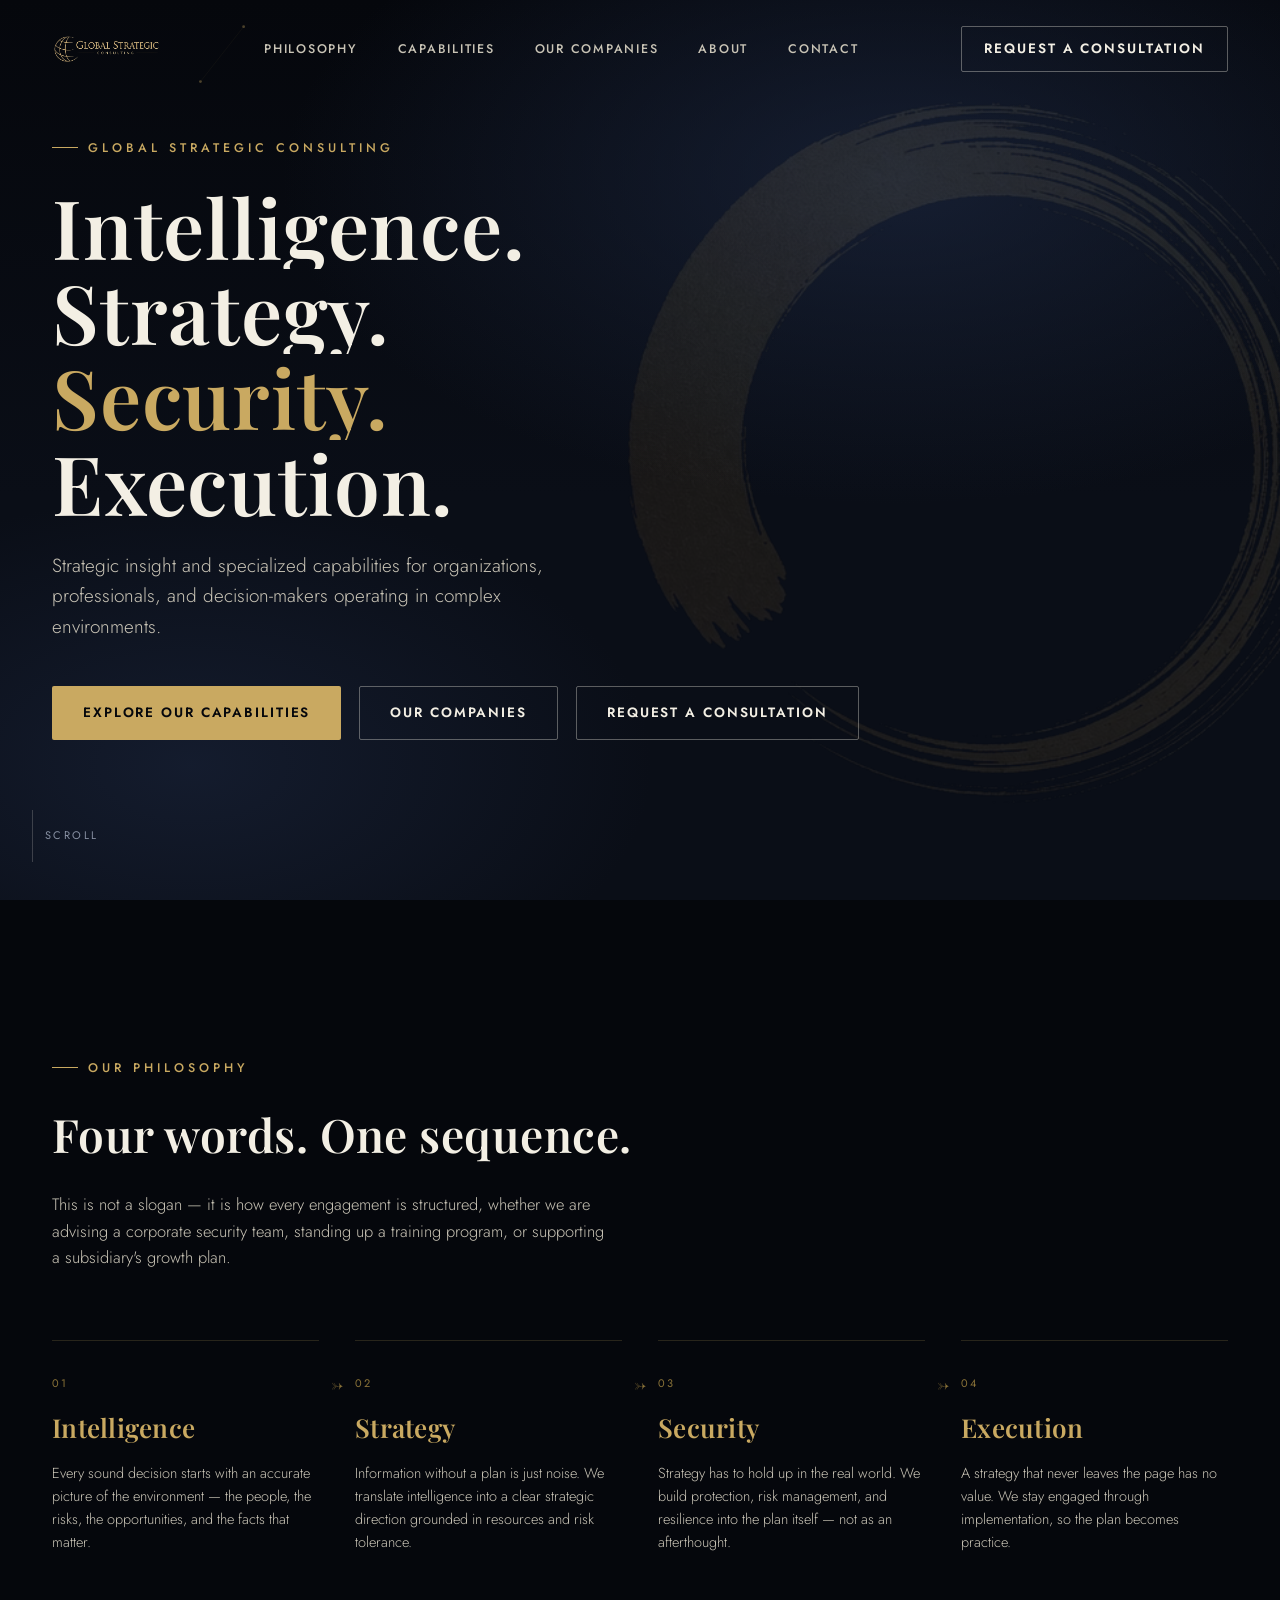
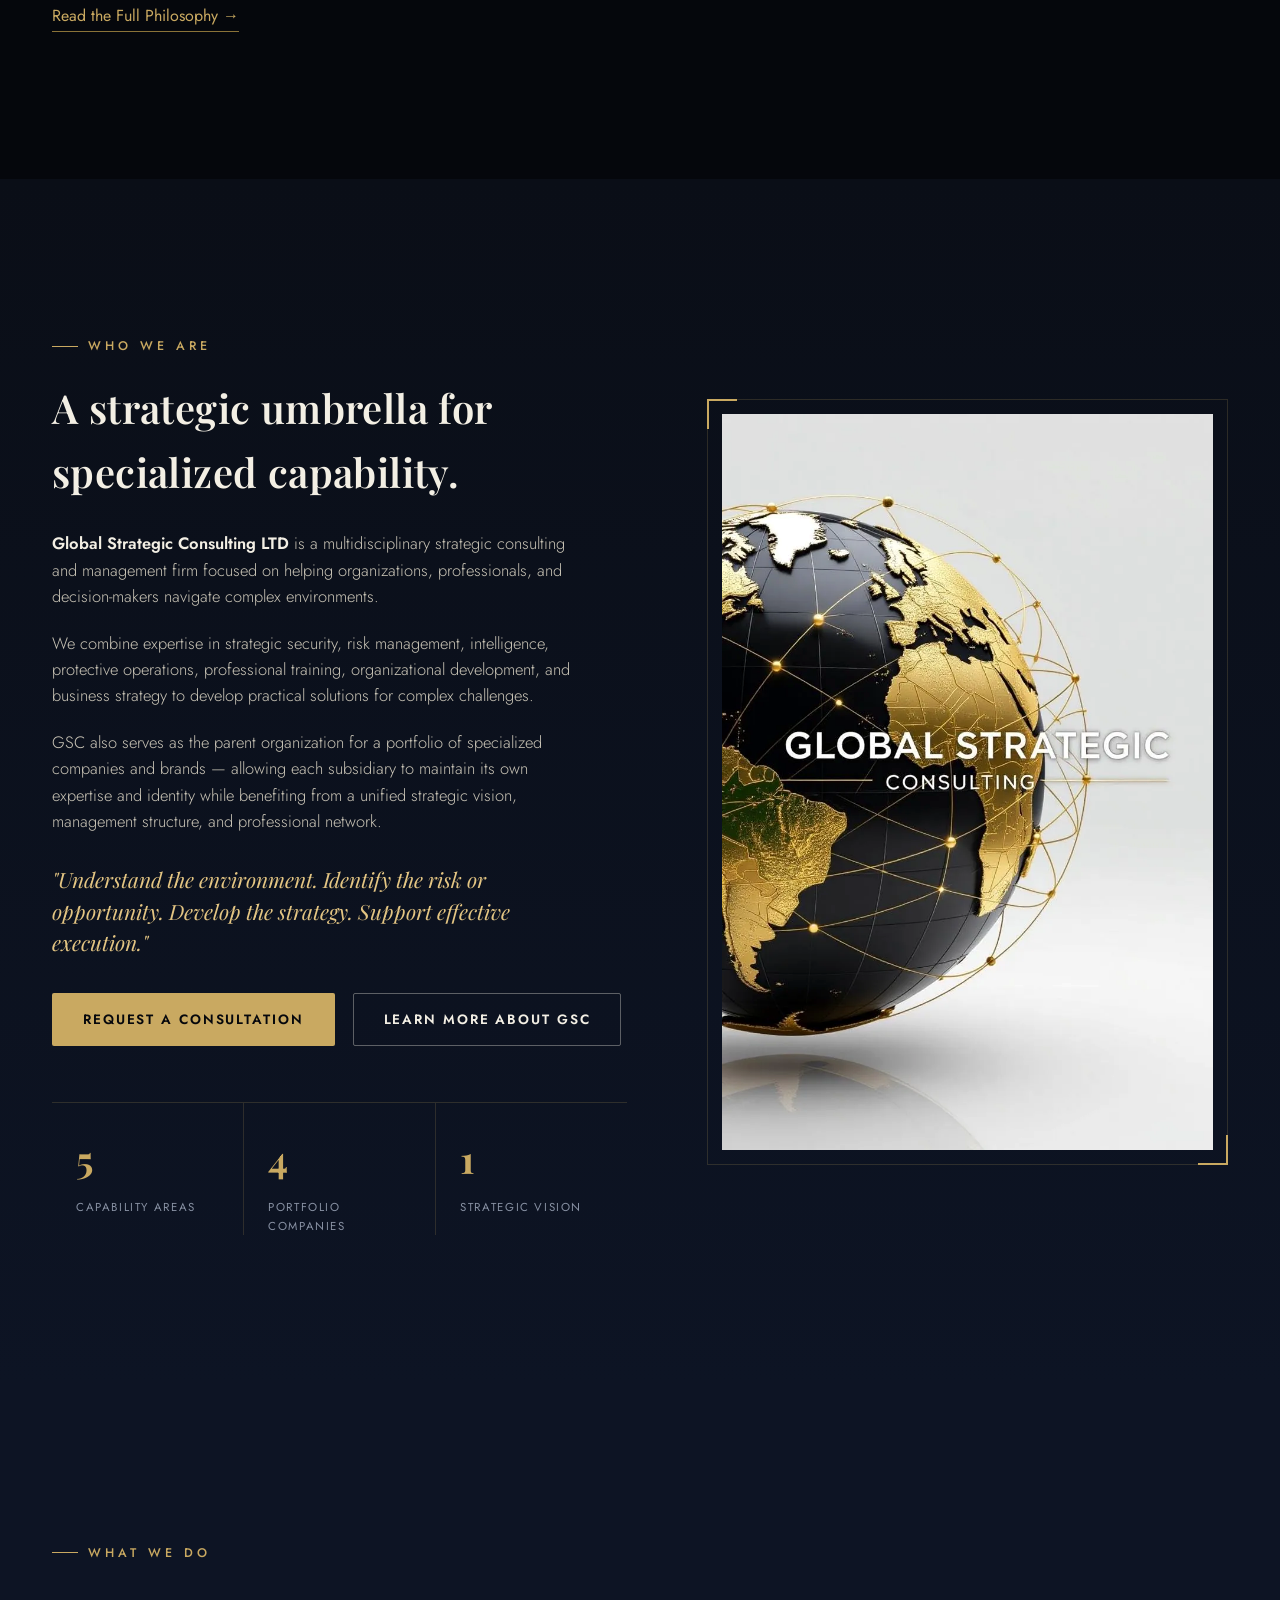
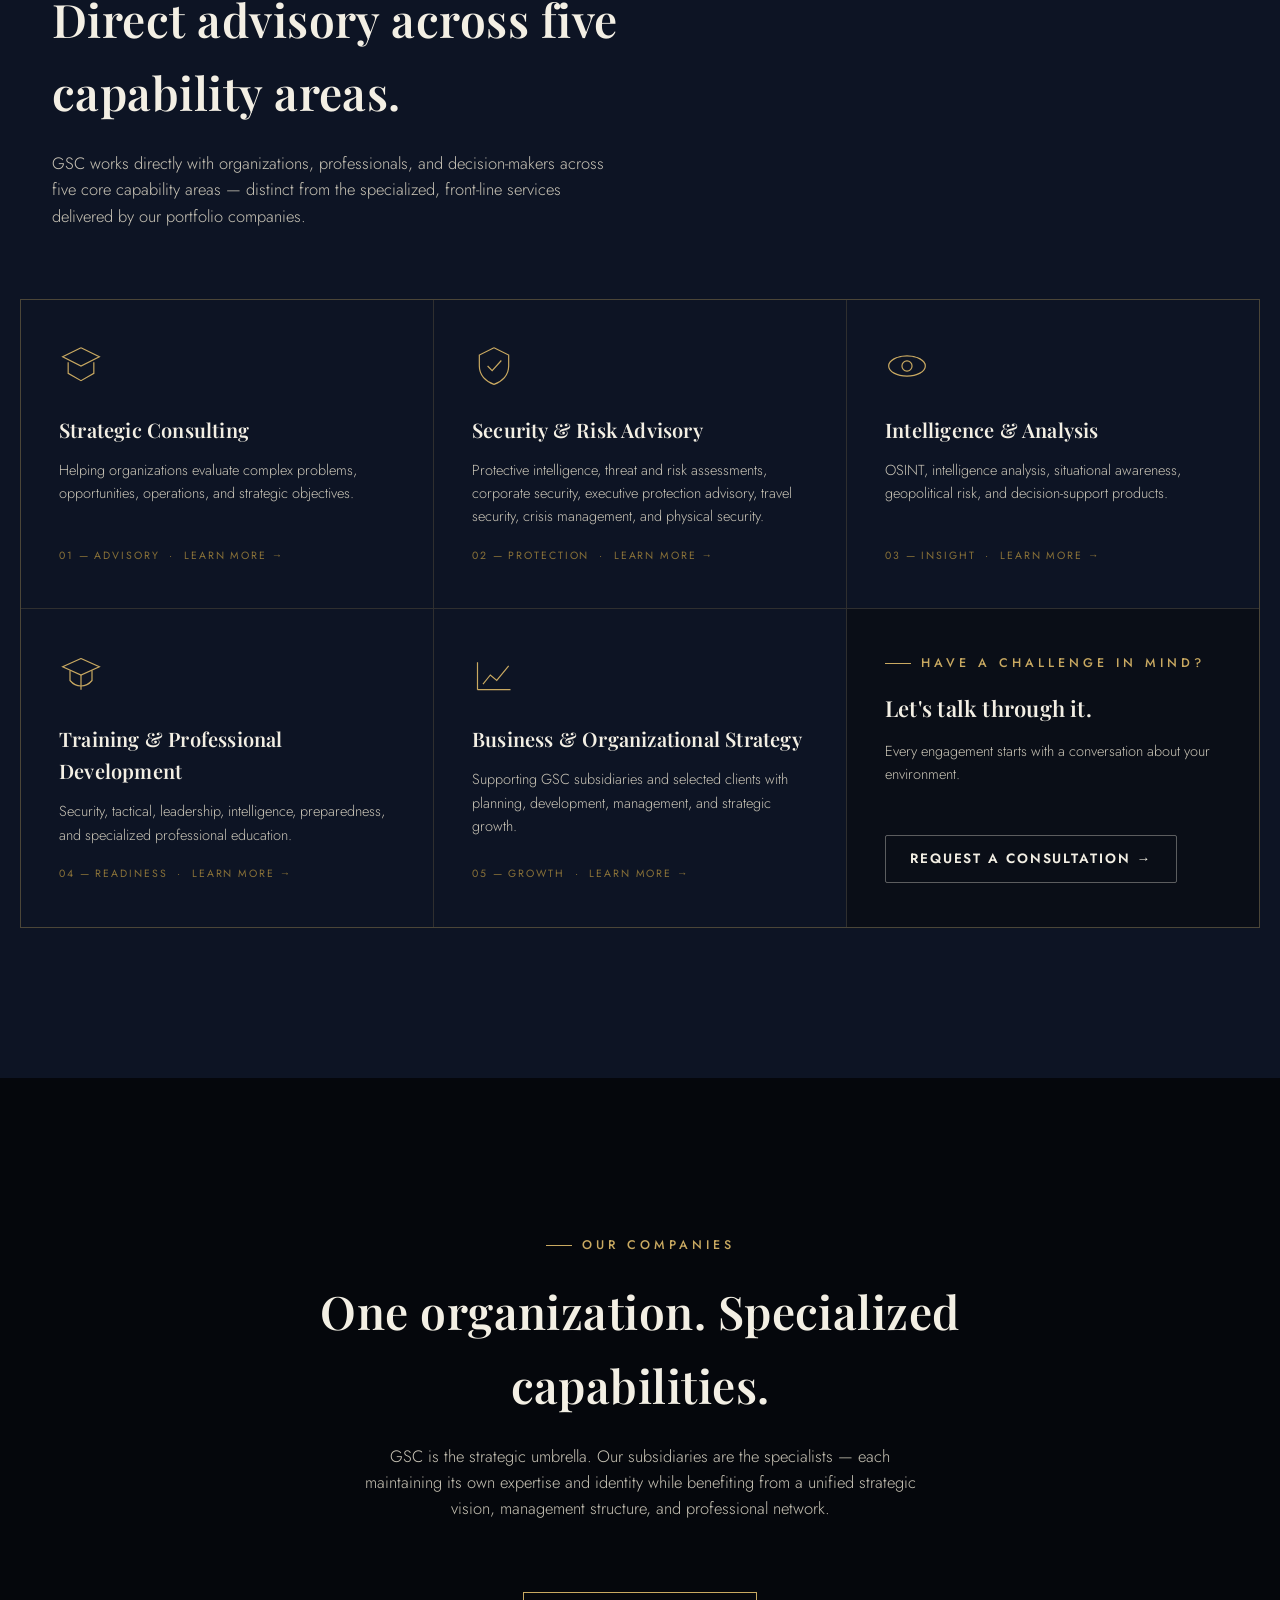
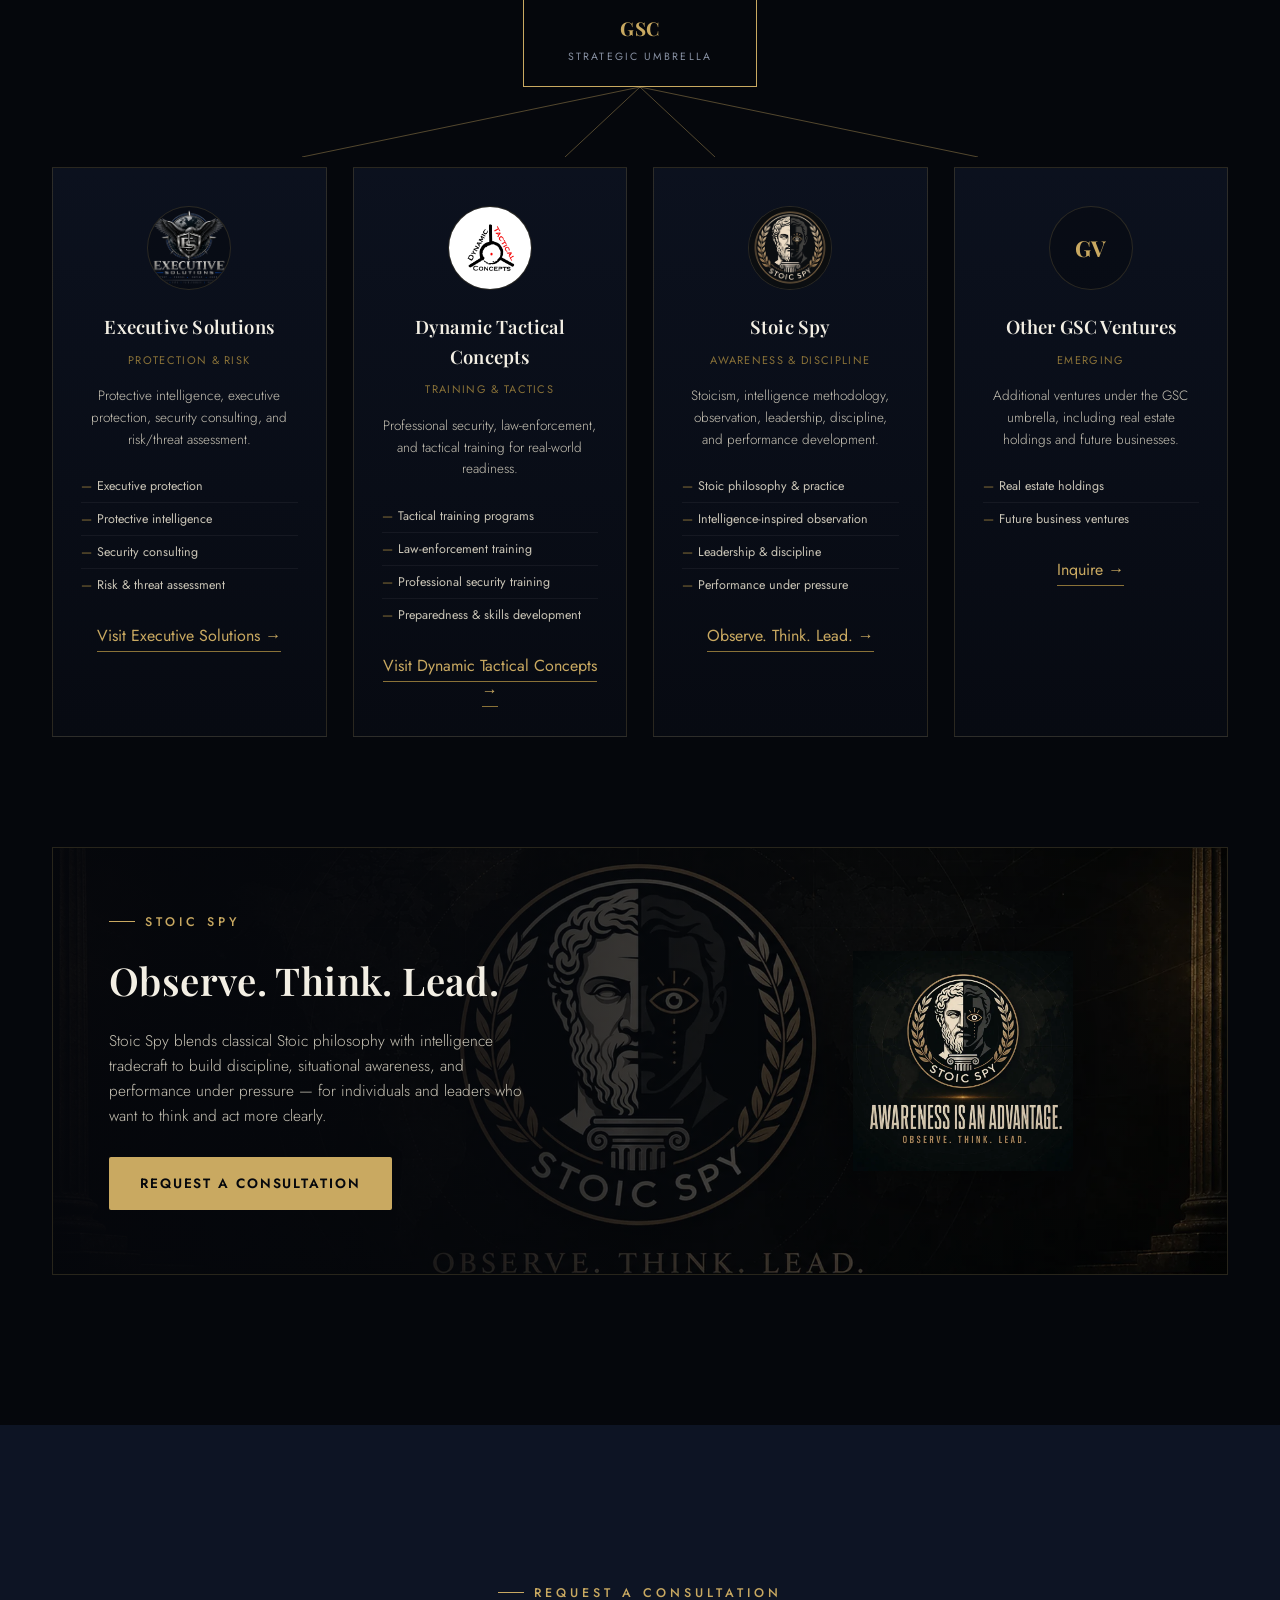
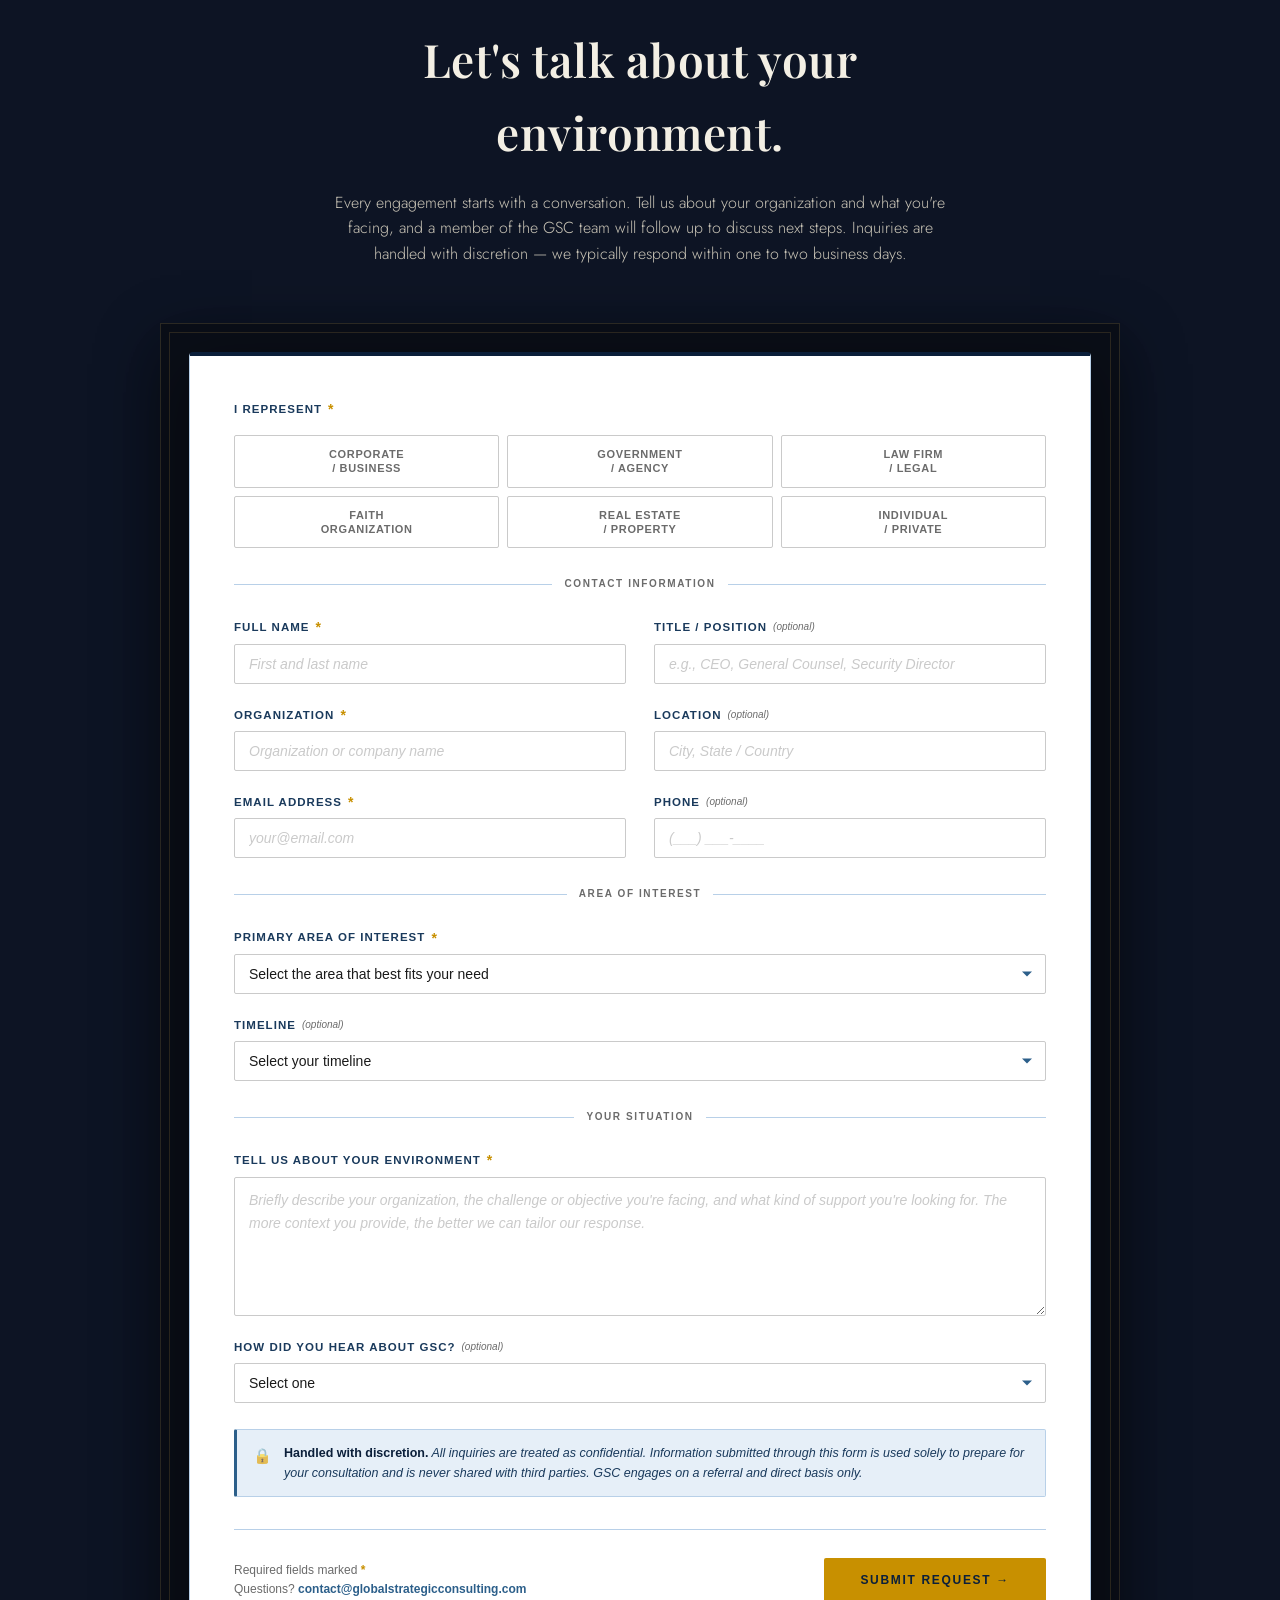
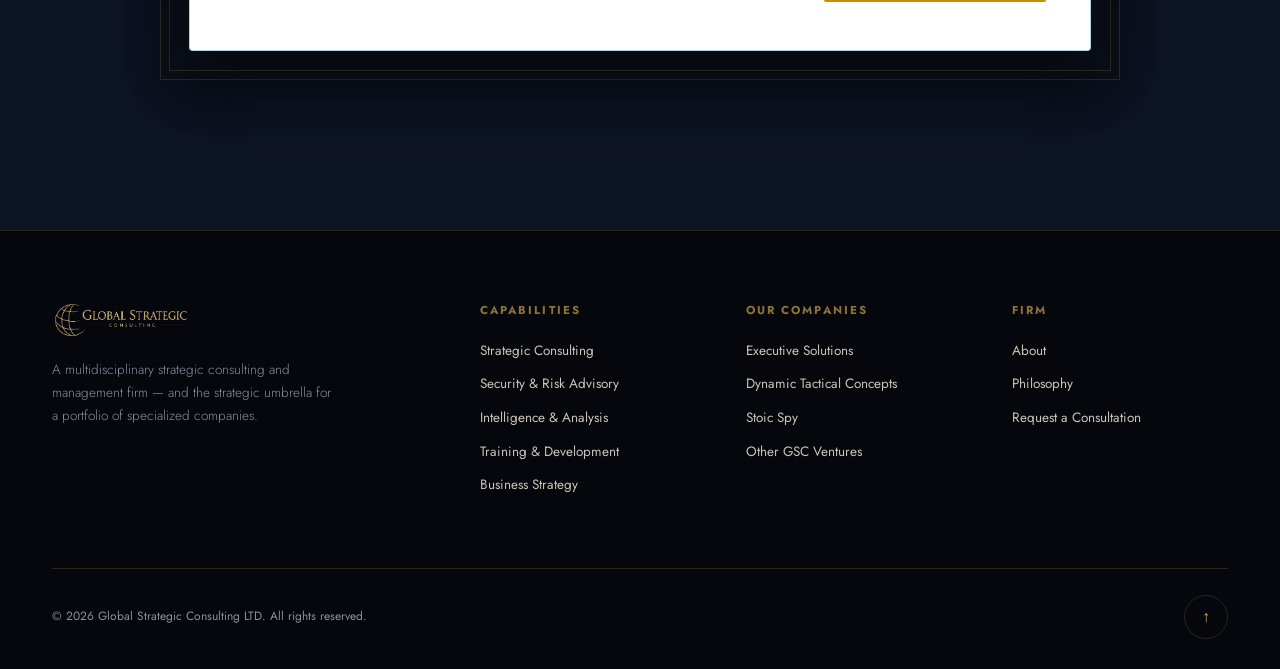
<file: index.html>
<!DOCTYPE html>
<html lang="en">
<head>
<meta charset="UTF-8">
<meta name="viewport" content="width=device-width, initial-scale=1.0">
<title>Global Strategic Consulting | Intelligence. Strategy. Security. Execution.</title>
<meta name="description" content="Global Strategic Consulting LTD — a multidisciplinary strategic consulting and management firm, and the strategic umbrella for Executive Solutions, Dynamic Tactical Concepts, and Stoic Spy.">
<link rel="preconnect" href="https://fonts.googleapis.com">
<link rel="preconnect" href="https://fonts.gstatic.com" crossorigin>
<link href="https://fonts.googleapis.com/css2?family=Playfair+Display:ital,wght@0,500;0,600;0,700;0,800;1,500&family=Jost:wght@300;400;500;600;700&display=swap" rel="stylesheet">
<link rel="stylesheet" href="assets/site.css">
</head>
<body>

<!-- ============ HEADER ============ -->
<header id="site-header">
  <div class="container">
    <nav>
      <a href="#top" class="logotype">
        <img src="assets/img/wordmark.webp" alt="Global Strategic Consulting">
      </a>
      <div class="nav-links" id="navLinks">
        <a href="philosophy.html">Philosophy</a>
        <a href="#capabilities">Capabilities</a>
        <a href="#companies">Our Companies</a>
        <a href="about.html">About</a>
        <a href="#contact">Contact</a>
      </div>
      <div class="nav-cta">
        <a href="#contact" class="btn btn-outline" style="padding:11px 22px;">Request a Consultation</a>
        <div class="hamburger" id="hamburger"><span></span><span></span><span></span></div>
      </div>
    </nav>
  </div>
</header>

<!-- ============ HERO ============ -->
<section class="hero" id="top">
  <img src="assets/img/enso-ring.webp" alt="" class="hero-watermark">
  <canvas id="hero-canvas"></canvas>
  <div class="container hero-content">
    <div class="hero-eyebrow eyebrow">Global Strategic Consulting</div>
    <h1>
      <span class="line"><span>Intelligence.</span></span>
      <span class="line"><span>Strategy.</span></span>
      <span class="line"><span class="accent">Security.</span></span>
      <span class="line"><span>Execution.</span></span>
    </h1>
    <p class="sub">Strategic insight and specialized capabilities for organizations, professionals, and decision-makers operating in complex environments.</p>
    <div class="hero-ctas">
      <a href="#capabilities" class="btn btn-gold">Explore Our Capabilities</a>
      <a href="#companies" class="btn btn-outline">Our Companies</a>
      <a href="#contact" class="btn btn-outline">Request a Consultation</a>
    </div>
  </div>
  <div class="hero-scroll"><div class="track"></div><span>Scroll</span></div>
</section>

<!-- ============ PHILOSOPHY ============ -->
<section class="philosophy" id="philosophy">
  <div class="container">
    <div class="section-head reveal">
      <div class="eyebrow">Our Philosophy</div>
      <h2>Four words. One sequence.</h2>
      <p>This is not a slogan — it is how every engagement is structured, whether we are advising a corporate security team, standing up a training program, or supporting a subsidiary's growth plan.</p>
    </div>
    <div class="words-grid">
      <div class="word-card reveal reveal-delay-1">
        <div class="word-num">01</div>
        <h3>Intelligence<span class="word-arrow">→</span></h3>
        <p>Every sound decision starts with an accurate picture of the environment — the people, the risks, the opportunities, and the facts that matter.</p>
      </div>
      <div class="word-card reveal reveal-delay-2">
        <div class="word-num">02</div>
        <h3>Strategy<span class="word-arrow">→</span></h3>
        <p>Information without a plan is just noise. We translate intelligence into a clear strategic direction grounded in resources and risk tolerance.</p>
      </div>
      <div class="word-card reveal reveal-delay-3">
        <div class="word-num">03</div>
        <h3>Security<span class="word-arrow">→</span></h3>
        <p>Strategy has to hold up in the real world. We build protection, risk management, and resilience into the plan itself — not as an afterthought.</p>
      </div>
      <div class="word-card reveal reveal-delay-4">
        <div class="word-num">04</div>
        <h3>Execution</h3>
        <p>A strategy that never leaves the page has no value. We stay engaged through implementation, so the plan becomes practice.</p>
      </div>
    </div>
    <div class="reveal" style="margin-top:50px;">
      <a href="philosophy.html" class="btn-ghost">Read the Full Philosophy →</a>
    </div>
  </div>
</section>

<!-- ============ ABOUT ============ -->
<section class="about" id="about">
  <div class="container">
    <div class="about-grid">
      <div class="about-copy reveal">
        <div class="eyebrow">Who We Are</div>
        <h2 style="margin:20px 0 26px;font-size:clamp(28px,3.2vw,40px);">A strategic umbrella for specialized capability.</h2>
        <p><strong>Global Strategic Consulting LTD</strong> is a multidisciplinary strategic consulting and management firm focused on helping organizations, professionals, and decision-makers navigate complex environments.</p>
        <p>We combine expertise in strategic security, risk management, intelligence, protective operations, professional training, organizational development, and business strategy to develop practical solutions for complex challenges.</p>
        <p>GSC also serves as the parent organization for a portfolio of specialized companies and brands — allowing each subsidiary to maintain its own expertise and identity while benefiting from a unified strategic vision, management structure, and professional network.</p>
        <div class="purpose-line">"Understand the environment. Identify the risk or opportunity. Develop the strategy. Support effective execution."</div>
        <div style="display:flex;flex-wrap:wrap;gap:18px;">
          <a href="#contact" class="btn btn-gold">Request a Consultation</a>
          <a href="about.html" class="btn btn-outline">Learn More About GSC</a>
        </div>
        <div class="stat-strip">
          <div class="stat"><div class="num">5</div><div class="label">Capability Areas</div></div>
          <div class="stat"><div class="num">4</div><div class="label">Portfolio Companies</div></div>
          <div class="stat"><div class="num">1</div><div class="label">Strategic Vision</div></div>
        </div>
      </div>
      <div class="about-visual reveal reveal-delay-2">
        <div class="frame"><img src="assets/img/globe.webp" alt="Global Strategic Consulting — global network"></div>
      </div>
    </div>
  </div>
</section>

<!-- ============ CAPABILITIES ============ -->
<section class="capabilities" id="capabilities">
  <div class="container">
    <div class="section-head reveal">
      <div class="eyebrow">What We Do</div>
      <h2>Direct advisory across five capability areas.</h2>
      <p>GSC works directly with organizations, professionals, and decision-makers across five core capability areas — distinct from the specialized, front-line services delivered by our portfolio companies.</p>
    </div>
  </div>
  <div class="container" style="padding:0;">
    <div class="cap-grid">
      <a href="strategic-consulting.html" class="cap-card reveal">
        <div class="cap-icon"><svg viewBox="0 0 48 48"><path d="M24 4 L44 14 L24 24 L4 14 Z"/><path d="M10 20 V32 L24 40 L38 32 V20"/></svg></div>
        <h3>Strategic Consulting</h3>
        <p>Helping organizations evaluate complex problems, opportunities, operations, and strategic objectives.</p>
        <div class="cap-tag">01 — Advisory &nbsp;·&nbsp; Learn More →</div>
      </a>
      <a href="security-risk-advisory.html" class="cap-card reveal reveal-delay-1">
        <div class="cap-icon"><svg viewBox="0 0 48 48"><path d="M24 4 L40 12 V24 C40 34 33 41 24 44 C15 41 8 34 8 24 V12 Z"/><path d="M17 24 L22 29 L32 18"/></svg></div>
        <h3>Security &amp; Risk Advisory</h3>
        <p>Protective intelligence, threat and risk assessments, corporate security, executive protection advisory, travel security, crisis management, and physical security.</p>
        <div class="cap-tag">02 — Protection &nbsp;·&nbsp; Learn More →</div>
      </a>
      <a href="intelligence-analysis.html" class="cap-card reveal reveal-delay-2">
        <div class="cap-icon"><svg viewBox="0 0 48 48"><ellipse cx="24" cy="24" rx="20" ry="11"/><circle cx="24" cy="24" r="5.5"/></svg></div>
        <h3>Intelligence &amp; Analysis</h3>
        <p>OSINT, intelligence analysis, situational awareness, geopolitical risk, and decision-support products.</p>
        <div class="cap-tag">03 — Insight &nbsp;·&nbsp; Learn More →</div>
      </a>
      <a href="training-development.html" class="cap-card reveal reveal-delay-3">
        <div class="cap-icon"><svg viewBox="0 0 48 48"><path d="M24 6 L44 15 L24 24 L4 15 Z"/><path d="M12 19 V30 C12 30 17 36 24 36 C31 36 36 30 36 30 V19"/><path d="M24 24 V40"/></svg></div>
        <h3>Training &amp; Professional Development</h3>
        <p>Security, tactical, leadership, intelligence, preparedness, and specialized professional education.</p>
        <div class="cap-tag">04 — Readiness &nbsp;·&nbsp; Learn More →</div>
      </a>
      <a href="business-strategy.html" class="cap-card reveal reveal-delay-4">
        <div class="cap-icon"><svg viewBox="0 0 48 48"><path d="M6 40 V10 M6 40 H42"/><path d="M12 34 L20 24 L27 30 L40 14"/></svg></div>
        <h3>Business &amp; Organizational Strategy</h3>
        <p>Supporting GSC subsidiaries and selected clients with planning, development, management, and strategic growth.</p>
        <div class="cap-tag">05 — Growth &nbsp;·&nbsp; Learn More →</div>
      </a>
      <div class="cap-card" style="justify-content:center;align-items:flex-start;background:var(--navy-900);">
        <div class="eyebrow" style="margin-bottom:18px;">Have a challenge in mind?</div>
        <h3 style="font-size:22px;">Let's talk through it.</h3>
        <p style="margin-bottom:26px;">Every engagement starts with a conversation about your environment.</p>
        <a href="#contact" class="btn btn-outline" style="padding:12px 24px;">Request a Consultation →</a>
      </div>
    </div>
  </div>
</section>

<!-- ============ OUR COMPANIES ============ -->
<section class="companies" id="companies">
  <div class="container">
    <div class="section-head reveal" style="margin-left:auto;margin-right:auto;text-align:center;">
      <div class="eyebrow" style="justify-content:center;">Our Companies</div>
      <h2>One organization. Specialized capabilities.</h2>
      <p style="margin-left:auto;margin-right:auto;">GSC is the strategic umbrella. Our subsidiaries are the specialists — each maintaining its own expertise and identity while benefiting from a unified strategic vision, management structure, and professional network.</p>
    </div>

    <div class="umbrella reveal">
      <div class="umbrella-node"><b>GSC</b><span>Strategic Umbrella</span></div>
      <div class="umbrella-lines in-view">
        <svg viewBox="0 0 900 70" preserveAspectRatio="none">
          <path d="M450 0 L112 70" pathLength="1"/>
          <path d="M450 0 L375 70" pathLength="1"/>
          <path d="M450 0 L525 70" pathLength="1"/>
          <path d="M450 0 L788 70" pathLength="1"/>
        </svg>
      </div>
    </div>

    <div class="company-grid">
      <div class="company-card reveal">
        <div class="company-logo"><img src="assets/img/es-logo.webp" alt="Executive Solutions logo"></div>
        <h4>Executive Solutions</h4>
        <div class="tag">Protection &amp; Risk</div>
        <p>Protective intelligence, executive protection, security consulting, and risk/threat assessment.</p>
        <ul>
          <li>Executive protection</li>
          <li>Protective intelligence</li>
          <li>Security consulting</li>
          <li>Risk &amp; threat assessment</li>
        </ul>
        <a href="executive-solutions.html" class="btn-ghost">Visit Executive Solutions →</a>
      </div>

      <div class="company-card reveal reveal-delay-1">
        <div class="company-logo"><img src="assets/img/dtc-logo.webp" alt="Dynamic Tactical Concepts logo" style="object-fit:contain;padding:14px;background:#fff;"></div>
        <h4>Dynamic Tactical Concepts</h4>
        <div class="tag">Training &amp; Tactics</div>
        <p>Professional security, law-enforcement, and tactical training for real-world readiness.</p>
        <ul>
          <li>Tactical training programs</li>
          <li>Law-enforcement training</li>
          <li>Professional security training</li>
          <li>Preparedness &amp; skills development</li>
        </ul>
        <a href="https://dynamictacticalconcepts.com" target="_blank" rel="noopener" class="btn-ghost">Visit Dynamic Tactical Concepts →</a>
      </div>

      <div class="company-card reveal reveal-delay-2">
        <div class="company-logo"><img src="assets/img/stoicspy-logo.webp" alt="Stoic Spy logo"></div>
        <h4>Stoic Spy</h4>
        <div class="tag">Awareness &amp; Discipline</div>
        <p>Stoicism, intelligence methodology, observation, leadership, discipline, and performance development.</p>
        <ul>
          <li>Stoic philosophy &amp; practice</li>
          <li>Intelligence-inspired observation</li>
          <li>Leadership &amp; discipline</li>
          <li>Performance under pressure</li>
        </ul>
        <a href="#companies-stoicspy" class="btn-ghost">Observe. Think. Lead. →</a>
      </div>

      <div class="company-card reveal reveal-delay-3">
        <div class="company-logo text"><b>GV</b></div>
        <h4>Other GSC Ventures</h4>
        <div class="tag">Emerging</div>
        <p>Additional ventures under the GSC umbrella, including real estate holdings and future businesses.</p>
        <ul>
          <li>Real estate holdings</li>
          <li>Future business ventures</li>
        </ul>
        <a href="#contact" class="btn-ghost">Inquire →</a>
      </div>
    </div>

    <div class="feature-strip reveal" id="companies-stoicspy">
      <div class="bg" style="background-image:url('assets/img/stoicspy-banner.webp');"></div>
      <div class="overlay"></div>
      <div class="feature-copy">
        <div class="eyebrow">Stoic Spy</div>
        <h3>Observe. Think. Lead.</h3>
        <p>Stoic Spy blends classical Stoic philosophy with intelligence tradecraft to build discipline, situational awareness, and performance under pressure — for individuals and leaders who want to think and act more clearly.</p>
        <a href="#" id="stoicspy-consult-trigger" class="btn btn-gold" style="width:fit-content;">Request a Consultation</a>
      </div>
      <div class="feature-visual"><img src="assets/img/stoicspy-square.webp" alt="Awareness is an advantage — Stoic Spy"></div>
    </div>
  </div>
</section>

<!-- ============ STOIC SPY CONSULTATION MODAL ============ -->
<div class="stoicspy-modal" id="stoicspy-modal" aria-hidden="true" role="dialog" aria-modal="true" aria-label="Stoic Spy — Request a Consultation">
  <div class="stoicspy-modal-backdrop" data-stoicspy-close></div>
  <div class="stoicspy-modal-panel">
    <button type="button" class="stoicspy-modal-close" data-stoicspy-close aria-label="Close">
      <svg width="18" height="18" viewBox="0 0 18 18" fill="none" aria-hidden="true"><path d="M2 2l14 14M16 2L2 16" stroke="currentColor" stroke-width="1.6" stroke-linecap="round"/></svg>
    </button>
    <iframe id="stoicspy-modal-frame" title="Stoic Spy — Request a Consultation" src="about:blank"></iframe>
  </div>
</div>

<!-- ============ CONTACT ============ -->
<section class="contact" id="contact">
  <div class="container">
    <div class="contact-head reveal">
      <div class="eyebrow" style="justify-content:center;">Request a Consultation</div>
      <h2>Let's talk about your environment.</h2>
      <p>Every engagement starts with a conversation. Tell us about your organization and what you're facing, and a member of the GSC team will follow up to discuss next steps. Inquiries are handled with discretion — we typically respond within one to two business days.</p>
    </div>
    <div class="form-wrap reveal reveal-delay-1">
      <div class="gsc-consult">
        <div class="form-card">
          <form id="consultationForm" novalidate>
            <div class="form-grid">

              <div class="form-field form-field--full">
                <div class="tile-label">I represent <span class="label-req" aria-hidden="true">*</span></div>
                <div class="client-tiles" role="radiogroup" aria-label="Organization type">
                  <div class="tile-option"><input type="radio" id="type-corporate" name="org_type" value="Corporate / Business"><label for="type-corporate">Corporate<br>/ Business</label></div>
                  <div class="tile-option"><input type="radio" id="type-government" name="org_type" value="Government / Agency"><label for="type-government">Government<br>/ Agency</label></div>
                  <div class="tile-option"><input type="radio" id="type-legal" name="org_type" value="Law Firm / Legal"><label for="type-legal">Law Firm<br>/ Legal</label></div>
                  <div class="tile-option"><input type="radio" id="type-faith" name="org_type" value="Faith Organization"><label for="type-faith">Faith<br>Organization</label></div>
                  <div class="tile-option"><input type="radio" id="type-realestate" name="org_type" value="Real Estate"><label for="type-realestate">Real Estate<br>/ Property</label></div>
                  <div class="tile-option"><input type="radio" id="type-individual" name="org_type" value="Individual / Private"><label for="type-individual">Individual<br>/ Private</label></div>
                </div>
                <span class="field-error" id="error-orgtype">Please select the type of organization you represent.</span>
              </div>

              <div class="form-divider form-field--full">
                <div class="form-divider-line"></div><span class="form-divider-label">Contact Information</span><div class="form-divider-line"></div>
              </div>

              <div class="form-field" id="field-name">
                <label for="name">Full Name <span class="label-req" aria-label="required">*</span></label>
                <input type="text" id="name" name="name" placeholder="First and last name" autocomplete="name" aria-required="true" aria-describedby="error-name">
                <span class="field-error" id="error-name">Please enter your full name.</span>
              </div>

              <div class="form-field" id="field-title">
                <label for="title">Title / Position <span class="label-opt">(optional)</span></label>
                <input type="text" id="title" name="title" placeholder="e.g., CEO, General Counsel, Security Director" autocomplete="organization-title">
              </div>

              <div class="form-field" id="field-org">
                <label for="organization">Organization <span class="label-req" aria-label="required">*</span></label>
                <input type="text" id="organization" name="organization" placeholder="Organization or company name" autocomplete="organization" aria-required="true" aria-describedby="error-org">
                <span class="field-error" id="error-org">Please enter your organization name.</span>
              </div>

              <div class="form-field" id="field-location">
                <label for="location">Location <span class="label-opt">(optional)</span></label>
                <input type="text" id="location" name="location" placeholder="City, State / Country" autocomplete="address-level2">
              </div>

              <div class="form-field" id="field-email">
                <label for="email">Email Address <span class="label-req" aria-label="required">*</span></label>
                <input type="email" id="email" name="email" placeholder="your@email.com" autocomplete="email" aria-required="true" aria-describedby="error-email">
                <span class="field-error" id="error-email">Please enter a valid email address.</span>
              </div>

              <div class="form-field" id="field-phone">
                <label for="phone">Phone <span class="label-opt">(optional)</span></label>
                <input type="tel" id="phone" name="phone" placeholder="(___) ___-____" autocomplete="tel">
              </div>

              <div class="form-divider form-field--full">
                <div class="form-divider-line"></div><span class="form-divider-label">Area of Interest</span><div class="form-divider-line"></div>
              </div>

              <div class="form-field form-field--full" id="field-service">
                <label for="service">Primary Area of Interest <span class="label-req" aria-label="required">*</span></label>
                <div class="select-wrap">
                  <select id="service" name="service" aria-required="true" aria-describedby="error-service">
                    <option value="" disabled selected>Select the area that best fits your need</option>
                    <optgroup label="GSC Capabilities">
                      <option value="Strategic Consulting">Strategic Consulting</option>
                      <option value="Security & Risk Advisory">Security &amp; Risk Advisory</option>
                      <option value="Intelligence & Analysis">Intelligence &amp; Analysis</option>
                      <option value="Training & Professional Development">Training &amp; Professional Development</option>
                      <option value="Business & Organizational Strategy">Business &amp; Organizational Strategy</option>
                    </optgroup>
                    <optgroup label="GSC Portfolio Companies">
                      <option value="Executive Solutions">Executive Solutions — Executive Protection &amp; Security</option>
                      <option value="Dynamic Tactical Concepts">Dynamic Tactical Concepts — Tactical Training</option>
                      <option value="Stoic Spy">Stoic Spy — Leadership &amp; Performance Development</option>
                    </optgroup>
                    <option value="Not sure / General inquiry">Not sure — General inquiry</option>
                    <option value="Other">Other</option>
                  </select>
                </div>
                <span class="field-error" id="error-service">Please select an area of interest.</span>
              </div>

              <div class="form-field form-field--full" id="field-urgency">
                <label for="urgency">Timeline <span class="label-opt">(optional)</span></label>
                <div class="select-wrap">
                  <select id="urgency" name="urgency">
                    <option value="" disabled selected>Select your timeline</option>
                    <option value="Immediate — within the next 72 hours">Immediate — within the next 72 hours</option>
                    <option value="Urgent — within 1–2 weeks">Urgent — within 1–2 weeks</option>
                    <option value="Near term — within 30 days">Near term — within 30 days</option>
                    <option value="Planning ahead — 1–3 months">Planning ahead — 1–3 months</option>
                    <option value="Exploratory — no set timeline">Exploratory — no set timeline</option>
                  </select>
                </div>
              </div>

              <div class="form-divider form-field--full">
                <div class="form-divider-line"></div><span class="form-divider-label">Your Situation</span><div class="form-divider-line"></div>
              </div>

              <div class="form-field form-field--full" id="field-message">
                <label for="message">Tell us about your environment <span class="label-req" aria-label="required">*</span></label>
                <textarea id="message" name="message" rows="5" placeholder="Briefly describe your organization, the challenge or objective you're facing, and what kind of support you're looking for. The more context you provide, the better we can tailor our response." aria-required="true" aria-describedby="error-message"></textarea>
                <span class="field-error" id="error-message">Please briefly describe your situation or inquiry.</span>
              </div>

              <div class="form-field form-field--full">
                <label for="referral">How did you hear about GSC? <span class="label-opt">(optional)</span></label>
                <div class="select-wrap">
                  <select id="referral" name="referral">
                    <option value="" disabled selected>Select one</option>
                    <option value="Referral — colleague or peer">Referral — colleague or peer</option>
                    <option value="Professional association">Professional association</option>
                    <option value="LinkedIn">LinkedIn</option>
                    <option value="Internet search">Internet search</option>
                    <option value="Prior engagement with GSC">Prior engagement with GSC or affiliate</option>
                    <option value="Conference / event">Conference or event</option>
                    <option value="Other">Other</option>
                  </select>
                </div>
              </div>

              <div class="discretion-notice">
                <span class="discretion-icon" aria-hidden="true">🔒</span>
                <p class="discretion-text"><strong>Handled with discretion.</strong> All inquiries are treated as confidential. Information submitted through this form is used solely to prepare for your consultation and is never shared with third parties. GSC engages on a referral and direct basis only.</p>
              </div>

              <p class="submit-error field-error" id="error-submit">Something went wrong sending your request — please try again, or email us directly below.</p>

            </div>

            <div class="submit-area">
              <p class="submit-meta">Required fields marked <span style="color:var(--f-gold);font-weight:700">*</span><br>Questions? <a href="mailto:contact@globalstrategicconsulting.com">contact@globalstrategicconsulting.com</a></p>
              <button type="submit" class="btn-submit" id="submitBtn">Submit Request →</button>
            </div>
          </form>

          <div class="success-panel" id="successPanel" role="status" aria-live="polite">
            <div class="success-icon"><svg viewBox="0 0 24 24" aria-hidden="true"><polyline points="20 6 9 17 4 12"></polyline></svg></div>
            <h2 class="success-title">Request Received</h2>
            <p class="success-body">Thank you for reaching out to Global Strategic Consulting. A member of our team will review your inquiry and follow up within one to two business days.</p>
            <span class="success-ref" id="refNumber"></span>
          </div>
        </div>
      </div>
    </div>
  </div>
</section>

<!-- ============ FOOTER ============ -->
<footer>
  <div class="container">
    <div class="footer-grid">
      <div class="footer-brand">
        <a href="#top" class="logotype">
          <img src="assets/img/wordmark.webp" alt="Global Strategic Consulting">
        </a>
        <p>A multidisciplinary strategic consulting and management firm — and the strategic umbrella for a portfolio of specialized companies.</p>
      </div>
      <div class="footer-col">
        <h5>Capabilities</h5>
        <a href="strategic-consulting.html">Strategic Consulting</a>
        <a href="security-risk-advisory.html">Security &amp; Risk Advisory</a>
        <a href="intelligence-analysis.html">Intelligence &amp; Analysis</a>
        <a href="training-development.html">Training &amp; Development</a>
        <a href="business-strategy.html">Business Strategy</a>
      </div>
      <div class="footer-col">
        <h5>Our Companies</h5>
        <a href="executive-solutions.html">Executive Solutions</a>
        <a href="https://dynamictacticalconcepts.com" target="_blank" rel="noopener">Dynamic Tactical Concepts</a>
        <a href="#companies-stoicspy">Stoic Spy</a>
        <a href="#companies">Other GSC Ventures</a>
      </div>
      <div class="footer-col">
        <h5>Firm</h5>
        <a href="about.html">About</a>
        <a href="philosophy.html">Philosophy</a>
        <a href="#contact">Request a Consultation</a>
      </div>
    </div>
    <div class="footer-bottom">
      <p>© <span id="year"></span> Global Strategic Consulting LTD. All rights reserved.</p>
      <div class="back-top" id="backTop">↑</div>
    </div>
  </div>
</footer>

<script src="assets/site.js"></script>
<script src="assets/consult-form.js"></script>
</body>
</html>
</file>
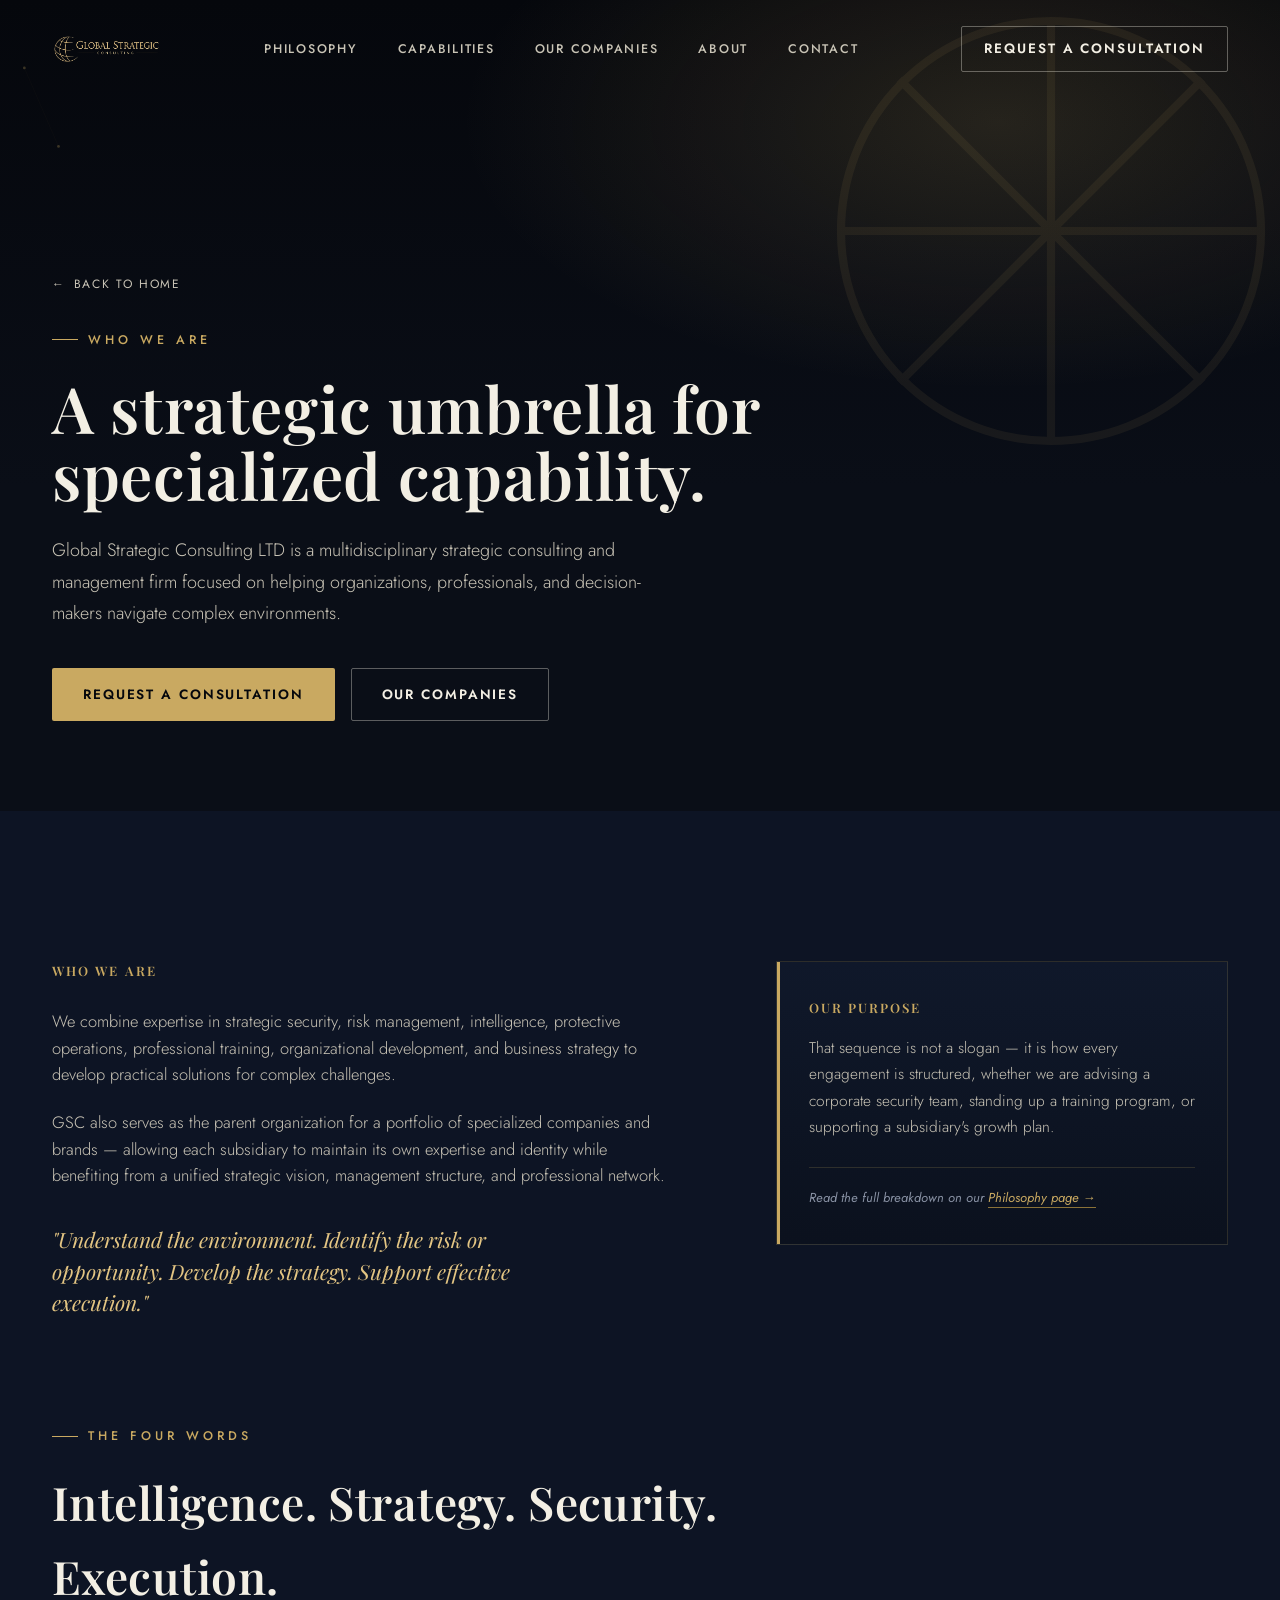
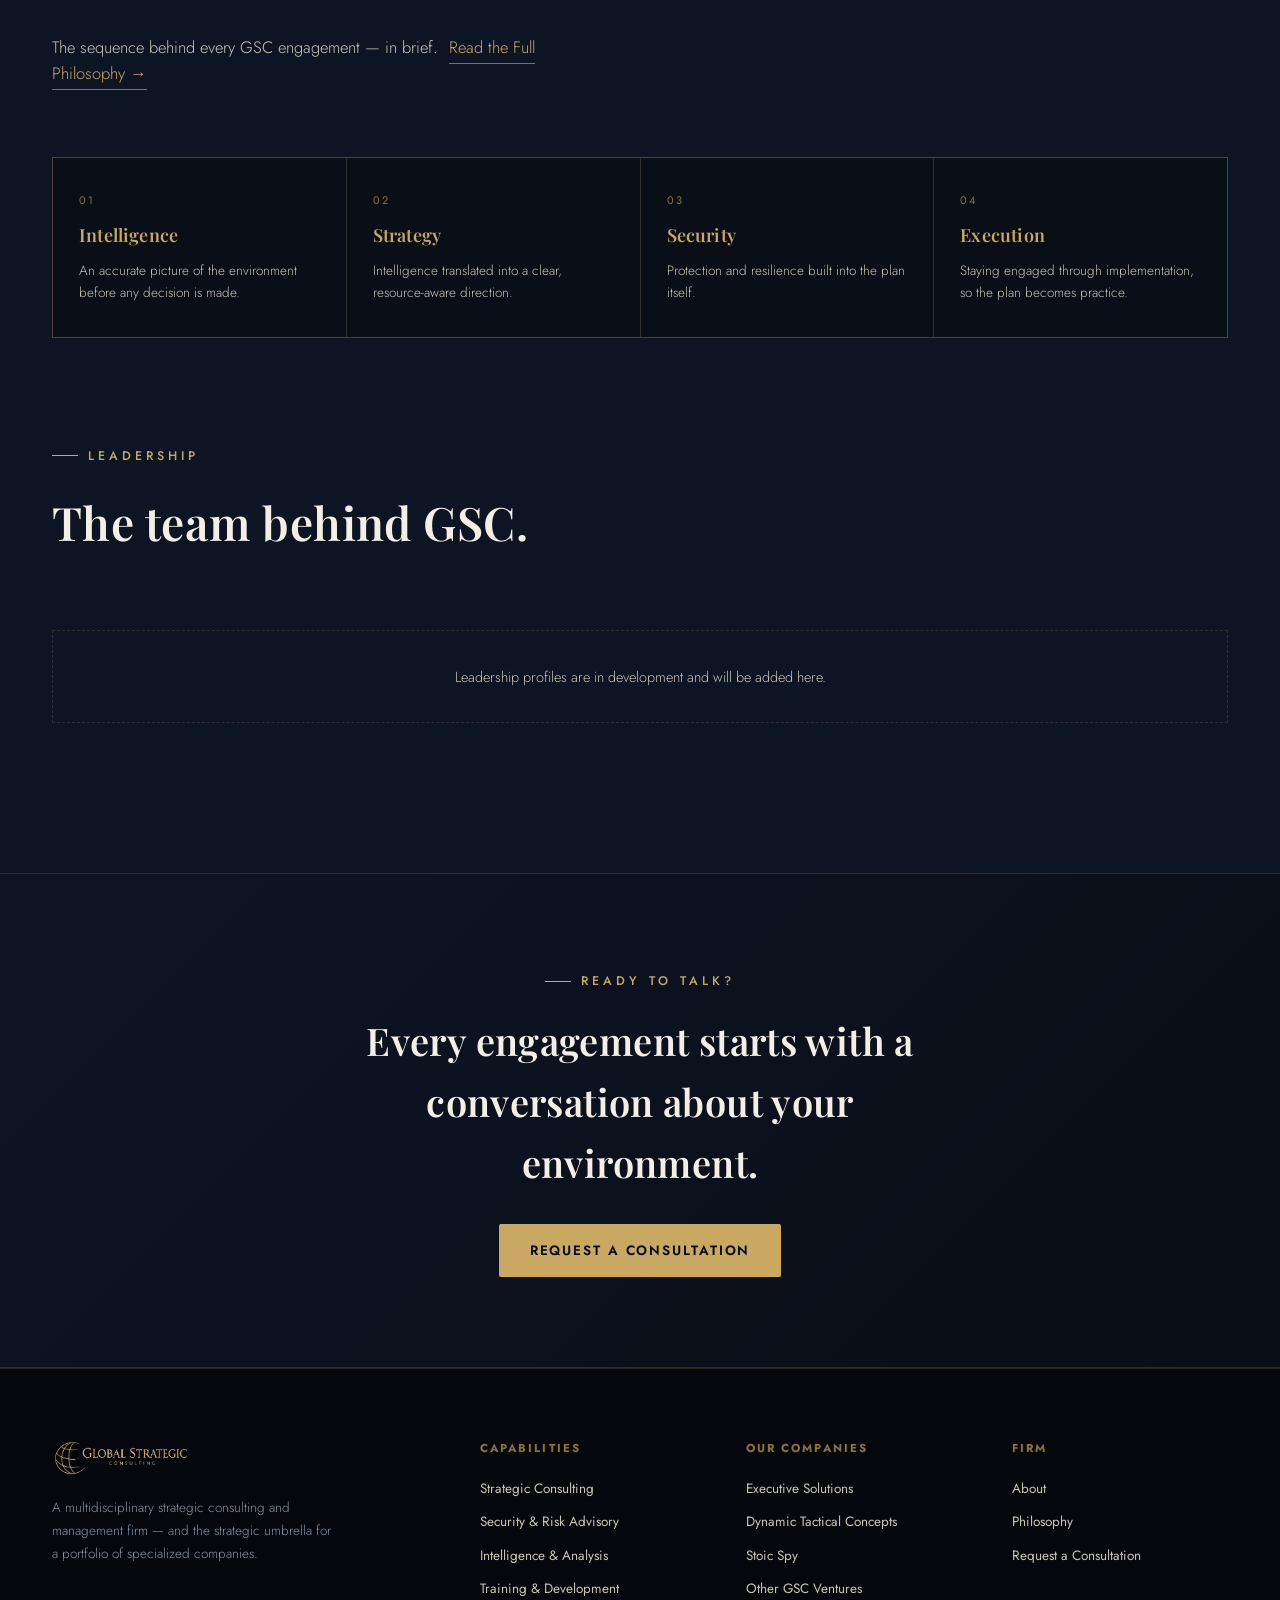
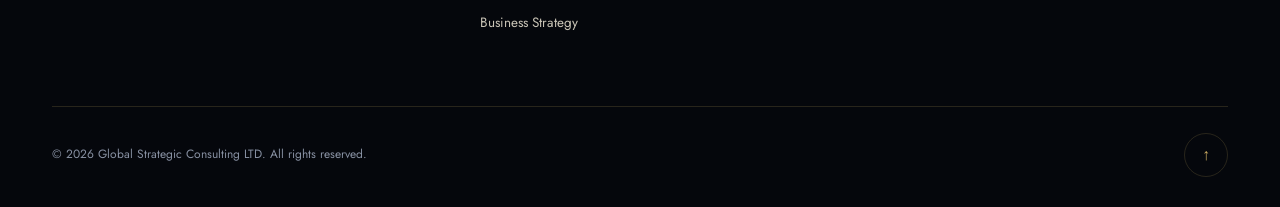
<file: about.html>
<!DOCTYPE html>
<html lang="en">
<head>
<meta charset="UTF-8">
<meta name="viewport" content="width=device-width, initial-scale=1.0">
<title>About | Global Strategic Consulting</title>
<meta name="description" content="Global Strategic Consulting LTD is a multidisciplinary strategic consulting and management firm — and the strategic umbrella for a portfolio of specialized companies.">
<link rel="preconnect" href="https://fonts.googleapis.com">
<link rel="preconnect" href="https://fonts.gstatic.com" crossorigin>
<link href="https://fonts.googleapis.com/css2?family=Playfair+Display:ital,wght@0,500;0,600;0,700;0,800;1,500&family=Jost:wght@300;400;500;600;700&display=swap" rel="stylesheet">
<link rel="stylesheet" href="assets/site.css">
</head>
<body>

<!-- ============ HEADER ============ -->
<header id="site-header">
  <div class="container">
    <nav>
      <a href="index.html" class="logotype">
        <img src="assets/img/wordmark.webp" alt="Global Strategic Consulting">
      </a>
      <div class="nav-links" id="navLinks">
        <a href="philosophy.html">Philosophy</a>
        <a href="index.html#capabilities">Capabilities</a>
        <a href="index.html#companies">Our Companies</a>
        <a href="about.html">About</a>
        <a href="index.html#contact">Contact</a>
      </div>
      <div class="nav-cta">
        <a href="index.html#contact" class="btn btn-outline" style="padding:11px 22px;">Request a Consultation</a>
        <div class="hamburger" id="hamburger"><span></span><span></span><span></span></div>
      </div>
    </nav>
  </div>
</header>

<!-- ============ PAGE HERO ============ -->
<section class="page-hero">
  <div class="page-hero-icon"><svg viewBox="0 0 48 48"><circle cx="24" cy="24" r="18"/><path d="M24 6 V42 M6 24 H42 M11 11 L37 37 M37 11 L11 37"/></svg></div>
  <canvas id="hero-canvas" style="position:absolute;inset:0;z-index:0;opacity:0.5;"></canvas>
  <div class="container">
    <div class="breadcrumb"><a href="index.html"><span class="arrow">←</span> Back to Home</a></div>
    <div class="eyebrow" style="margin-top:34px;">Who We Are</div>
    <h1>A strategic umbrella for specialized capability.</h1>
    <p class="lede">Global Strategic Consulting LTD is a multidisciplinary strategic consulting and management firm focused on helping organizations, professionals, and decision-makers navigate complex environments.</p>
    <div class="page-hero-ctas">
      <a href="index.html#contact" class="btn btn-gold">Request a Consultation</a>
      <a href="index.html#companies" class="btn btn-outline">Our Companies</a>
    </div>
  </div>
</section>

<!-- ============ WHO WE ARE ============ -->
<section class="practice">
  <div class="container">
    <div class="practice-grid">
      <div class="practice-list reveal">
        <h3>Who We Are</h3>
        <p style="color:var(--cream-dim);font-weight:300;font-size:16.5px;margin-bottom:22px;max-width:620px;">We combine expertise in strategic security, risk management, intelligence, protective operations, professional training, organizational development, and business strategy to develop practical solutions for complex challenges.</p>
        <p style="color:var(--cream-dim);font-weight:300;font-size:16.5px;margin-bottom:22px;max-width:620px;">GSC also serves as the parent organization for a portfolio of specialized companies and brands — allowing each subsidiary to maintain its own expertise and identity while benefiting from a unified strategic vision, management structure, and professional network.</p>
        <div class="purpose-line" style="margin:36px 0 0;">"Understand the environment. Identify the risk or opportunity. Develop the strategy. Support effective execution."</div>
      </div>
      <div class="who-card reveal reveal-delay-1">
        <h3>Our Purpose</h3>
        <p>That sequence is not a slogan — it is how every engagement is structured, whether we are advising a corporate security team, standing up a training program, or supporting a subsidiary's growth plan.</p>
        <div class="note">Read the full breakdown on our <a href="philosophy.html">Philosophy page →</a></div>
      </div>
    </div>

    <div class="section-head reveal" style="margin-top:100px;">
      <div class="eyebrow">The Four Words</div>
      <h2>Intelligence. Strategy. Security. Execution.</h2>
      <p>The sequence behind every GSC engagement — in brief. <a href="philosophy.html" class="btn-ghost" style="margin-left:6px;">Read the Full Philosophy →</a></p>
    </div>
    <div class="pillars-strip">
      <div class="pillar reveal"><div class="num">01</div><h4>Intelligence</h4><p>An accurate picture of the environment before any decision is made.</p></div>
      <div class="pillar reveal reveal-delay-1"><div class="num">02</div><h4>Strategy</h4><p>Intelligence translated into a clear, resource-aware direction.</p></div>
      <div class="pillar reveal reveal-delay-2"><div class="num">03</div><h4>Security</h4><p>Protection and resilience built into the plan itself.</p></div>
      <div class="pillar reveal reveal-delay-3"><div class="num">04</div><h4>Execution</h4><p>Staying engaged through implementation, so the plan becomes practice.</p></div>
    </div>

    <div class="section-head reveal" style="margin-top:100px;">
      <div class="eyebrow">Leadership</div>
      <h2>The team behind GSC.</h2>
    </div>
    <div class="leadership-note reveal">
      <p>Leadership profiles are in development and will be added here.</p>
    </div>
  </div>
</section>

<!-- ============ CTA BAND ============ -->
<section class="cta-band">
  <div class="container">
    <div class="eyebrow">Ready to Talk?</div>
    <h2>Every engagement starts with a conversation about your environment.</h2>
    <a href="index.html#contact" class="btn btn-gold">Request a Consultation</a>
  </div>
</section>

<!-- ============ FOOTER ============ -->
<footer>
  <div class="container">
    <div class="footer-grid">
      <div class="footer-brand">
        <a href="index.html" class="logotype">
          <img src="assets/img/wordmark.webp" alt="Global Strategic Consulting">
        </a>
        <p>A multidisciplinary strategic consulting and management firm — and the strategic umbrella for a portfolio of specialized companies.</p>
      </div>
      <div class="footer-col">
        <h5>Capabilities</h5>
        <a href="strategic-consulting.html">Strategic Consulting</a>
        <a href="security-risk-advisory.html">Security &amp; Risk Advisory</a>
        <a href="intelligence-analysis.html">Intelligence &amp; Analysis</a>
        <a href="training-development.html">Training &amp; Development</a>
        <a href="business-strategy.html">Business Strategy</a>
      </div>
      <div class="footer-col">
        <h5>Our Companies</h5>
        <a href="executive-solutions.html">Executive Solutions</a>
        <a href="https://dynamictacticalconcepts.com" target="_blank" rel="noopener">Dynamic Tactical Concepts</a>
        <a href="index.html#companies-stoicspy">Stoic Spy</a>
        <a href="index.html#companies">Other GSC Ventures</a>
      </div>
      <div class="footer-col">
        <h5>Firm</h5>
        <a href="about.html">About</a>
        <a href="philosophy.html">Philosophy</a>
        <a href="index.html#contact">Request a Consultation</a>
      </div>
    </div>
    <div class="footer-bottom">
      <p>© <span id="year"></span> Global Strategic Consulting LTD. All rights reserved.</p>
      <div class="back-top" id="backTop">↑</div>
    </div>
  </div>
</footer>

<script src="assets/site.js"></script>
</body>
</html>
</file>
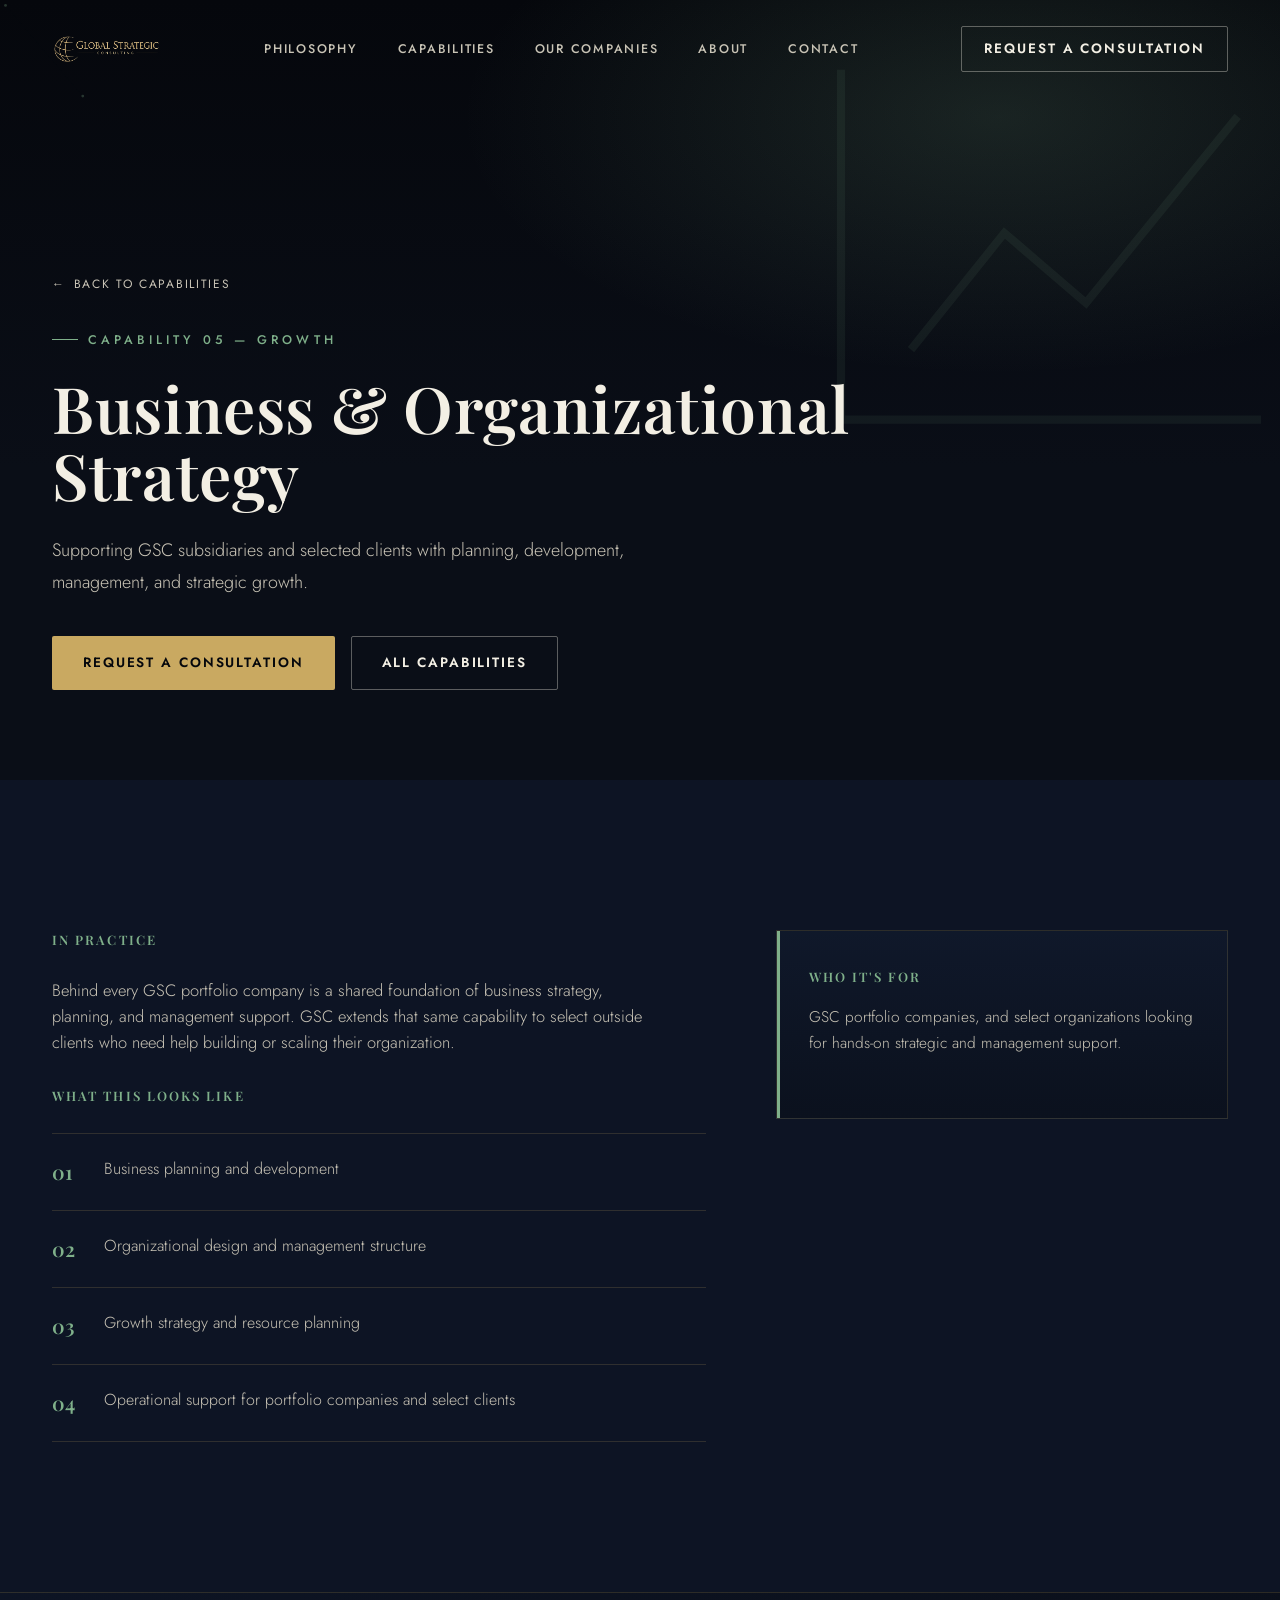
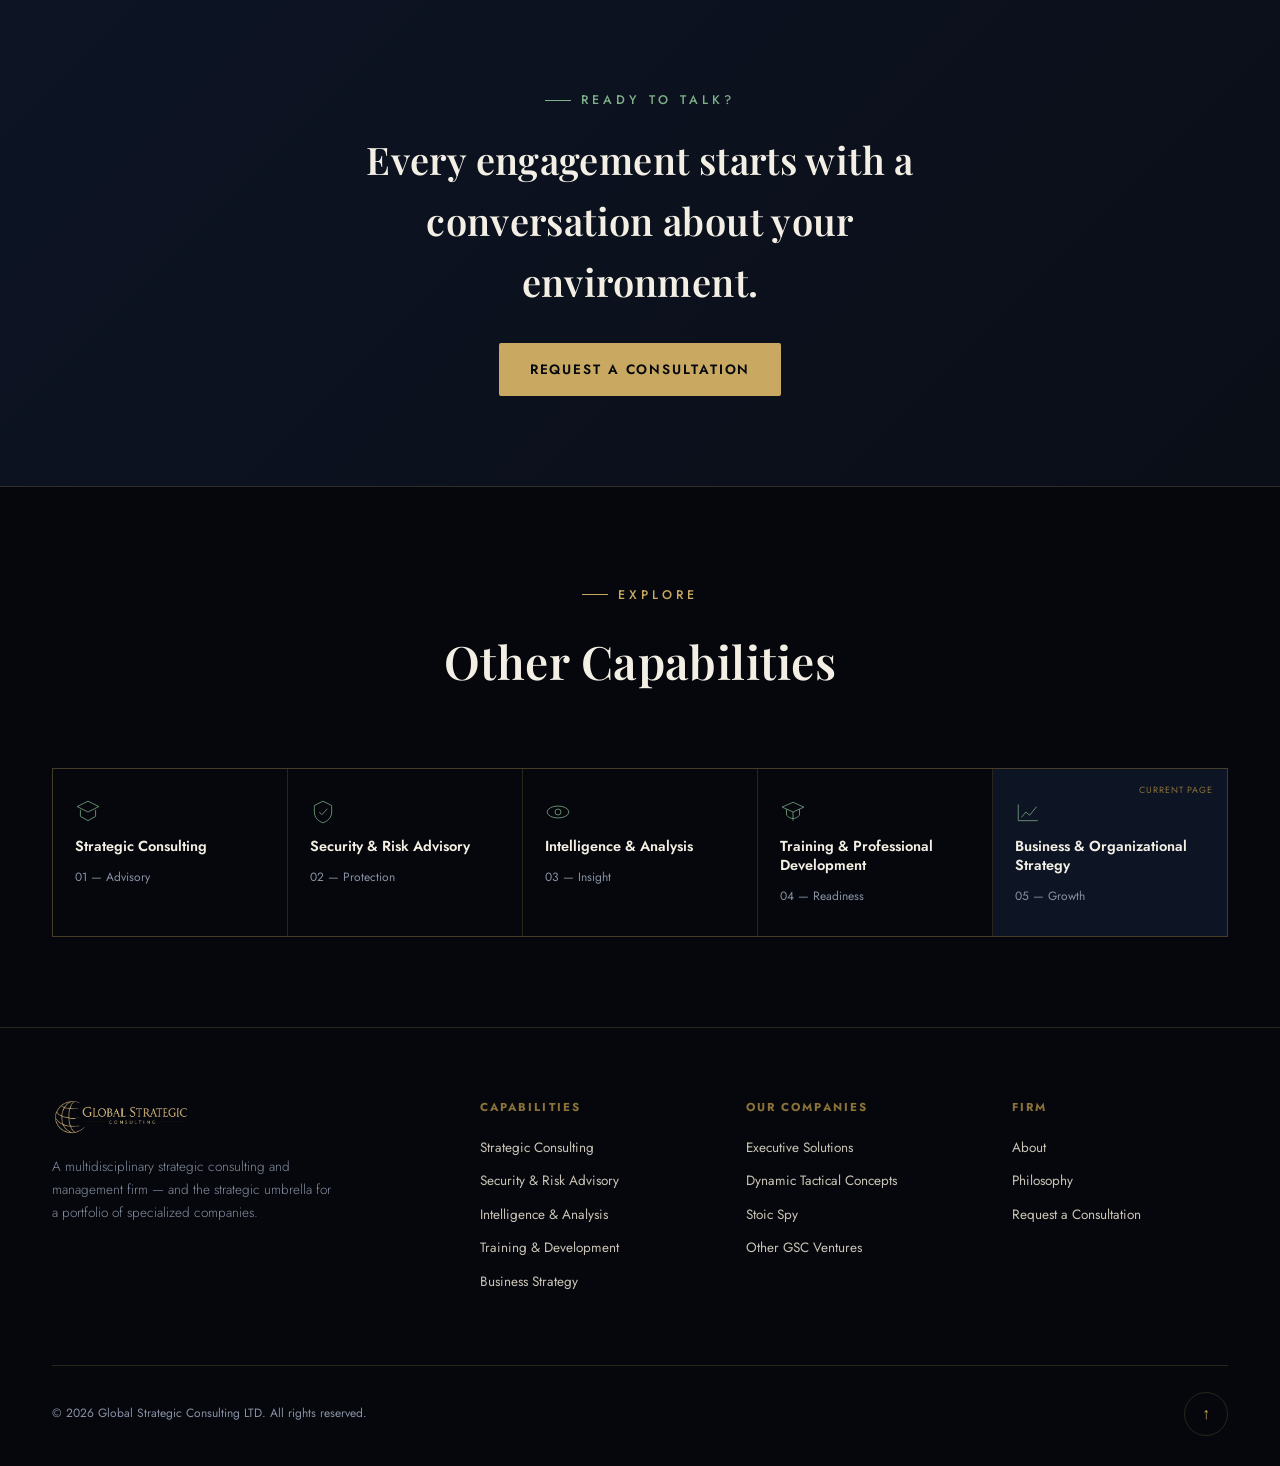
<file: business-strategy.html>
<!DOCTYPE html>
<html lang="en">
<head>
<meta charset="UTF-8">
<meta name="viewport" content="width=device-width, initial-scale=1.0">
<title>Business & Organizational Strategy | Global Strategic Consulting</title>
<meta name="description" content="Supporting GSC subsidiaries and selected clients with planning, development, management, and strategic growth.">
<link rel="preconnect" href="https://fonts.googleapis.com">
<link rel="preconnect" href="https://fonts.gstatic.com" crossorigin>
<link href="https://fonts.googleapis.com/css2?family=Playfair+Display:ital,wght@0,500;0,600;0,700;0,800;1,500&family=Jost:wght@300;400;500;600;700&display=swap" rel="stylesheet">
<link rel="stylesheet" href="assets/site.css">
</head>
<body data-theme="business">

<!-- ============ HEADER ============ -->
<header id="site-header">
  <div class="container">
    <nav>
      <a href="index.html" class="logotype">
        <img src="assets/img/wordmark.webp" alt="Global Strategic Consulting">
      </a>
      <div class="nav-links" id="navLinks">
        <a href="philosophy.html">Philosophy</a>
        <a href="index.html#capabilities">Capabilities</a>
        <a href="index.html#companies">Our Companies</a>
        <a href="about.html">About</a>
        <a href="index.html#contact">Contact</a>
      </div>
      <div class="nav-cta">
        <a href="index.html#contact" class="btn btn-outline" style="padding:11px 22px;">Request a Consultation</a>
        <div class="hamburger" id="hamburger"><span></span><span></span><span></span></div>
      </div>
    </nav>
  </div>
</header>

<!-- ============ PAGE HERO ============ -->
<section class="page-hero">
  <div class="page-hero-icon"><svg viewBox="0 0 48 48"><path d="M6 40 V10 M6 40 H42"/><path d="M12 34 L20 24 L27 30 L40 14"/></svg></div>
  <canvas id="hero-canvas" data-color="127,176,138" style="position:absolute;inset:0;z-index:0;opacity:0.5;"></canvas>
  <div class="container">
    <div class="breadcrumb"><a href="index.html#capabilities"><span class="arrow">←</span> Back to Capabilities</a></div>
    <div class="eyebrow" style="margin-top:34px;">Capability 05 — Growth</div>
    <h1>Business &amp; Organizational Strategy</h1>
    <p class="lede">Supporting GSC subsidiaries and selected clients with planning, development, management, and strategic growth.</p>
    <div class="page-hero-ctas">
      <a href="index.html#contact" class="btn btn-gold">Request a Consultation</a>
      <a href="index.html#capabilities" class="btn btn-outline">All Capabilities</a>
    </div>
  </div>
</section>

<!-- ============ PRACTICE ============ -->
<section class="practice">
  <div class="container">
    <div class="practice-grid">
      <div class="practice-list reveal">
        <h3>In Practice</h3>
        <p style="color:var(--cream-dim);font-weight:300;font-size:16.5px;margin-bottom:30px;max-width:600px;">Behind every GSC portfolio company is a shared foundation of business strategy, planning, and management support. GSC extends that same capability to select outside clients who need help building or scaling their organization.</p>
        <h3>What This Looks Like</h3>
        <ul>
          <li><span class="num">01</span><span>Business planning and development</span></li>
<li><span class="num">02</span><span>Organizational design and management structure</span></li>
<li><span class="num">03</span><span>Growth strategy and resource planning</span></li>
<li><span class="num">04</span><span>Operational support for portfolio companies and select clients</span></li>
        </ul>
      </div>
      <div class="who-card reveal reveal-delay-1">
        <h3>Who It's For</h3>
        <p>GSC portfolio companies, and select organizations looking for hands-on strategic and management support.</p>
        
      </div>
    </div>
  </div>
</section>

<!-- ============ CTA BAND ============ -->
<section class="cta-band">
  <div class="container">
    <div class="eyebrow">Ready to Talk?</div>
    <h2>Every engagement starts with a conversation about your environment.</h2>
    <a href="index.html#contact" class="btn btn-gold">Request a Consultation</a>
  </div>
</section>

<!-- ============ QUICK NAV ============ -->
<section class="quick-nav">
  <div class="container">
    <div class="section-head reveal">
      <div class="eyebrow">Explore</div>
      <h2>Other Capabilities</h2>
    </div>
    <div class="quick-nav-grid">
      
        <a class="quick-nav-card" href="strategic-consulting.html">
          <div class="qn-icon"><svg viewBox="0 0 48 48"><path d="M24 4 L44 14 L24 24 L4 14 Z"/><path d="M10 20 V32 L24 40 L38 32 V20"/></svg></div>
          <b>Strategic Consulting</b>
          <span>01 — Advisory</span>
        </a>

        <a class="quick-nav-card" href="security-risk-advisory.html">
          <div class="qn-icon"><svg viewBox="0 0 48 48"><path d="M24 4 L40 12 V24 C40 34 33 41 24 44 C15 41 8 34 8 24 V12 Z"/><path d="M17 24 L22 29 L32 18"/></svg></div>
          <b>Security &amp; Risk Advisory</b>
          <span>02 — Protection</span>
        </a>

        <a class="quick-nav-card" href="intelligence-analysis.html">
          <div class="qn-icon"><svg viewBox="0 0 48 48"><ellipse cx="24" cy="24" rx="20" ry="11"/><circle cx="24" cy="24" r="5.5"/></svg></div>
          <b>Intelligence &amp; Analysis</b>
          <span>03 — Insight</span>
        </a>

        <a class="quick-nav-card" href="training-development.html">
          <div class="qn-icon"><svg viewBox="0 0 48 48"><path d="M24 6 L44 15 L24 24 L4 15 Z"/><path d="M12 19 V30 C12 30 17 36 24 36 C31 36 36 30 36 30 V19"/><path d="M24 24 V40"/></svg></div>
          <b>Training &amp; Professional Development</b>
          <span>04 — Readiness</span>
        </a>

        <div class="quick-nav-card is-current">
          <div class="qn-icon"><svg viewBox="0 0 48 48"><path d="M6 40 V10 M6 40 H42"/><path d="M12 34 L20 24 L27 30 L40 14"/></svg></div>
          <b>Business &amp; Organizational Strategy</b>
          <span>05 — Growth</span>
        </div>
    </div>
  </div>
</section>

<!-- ============ FOOTER ============ -->
<footer>
  <div class="container">
    <div class="footer-grid">
      <div class="footer-brand">
        <a href="index.html" class="logotype">
          <img src="assets/img/wordmark.webp" alt="Global Strategic Consulting">
        </a>
        <p>A multidisciplinary strategic consulting and management firm — and the strategic umbrella for a portfolio of specialized companies.</p>
      </div>
      <div class="footer-col">
        <h5>Capabilities</h5>
        <a href="strategic-consulting.html">Strategic Consulting</a>
        <a href="security-risk-advisory.html">Security &amp; Risk Advisory</a>
        <a href="intelligence-analysis.html">Intelligence &amp; Analysis</a>
        <a href="training-development.html">Training &amp; Development</a>
        <a href="business-strategy.html">Business Strategy</a>
      </div>
      <div class="footer-col">
        <h5>Our Companies</h5>
        <a href="executive-solutions.html">Executive Solutions</a>
        <a href="https://dynamictacticalconcepts.com" target="_blank" rel="noopener">Dynamic Tactical Concepts</a>
        <a href="index.html#companies-stoicspy">Stoic Spy</a>
        <a href="index.html#companies">Other GSC Ventures</a>
      </div>
      <div class="footer-col">
        <h5>Firm</h5>
        <a href="about.html">About</a>
        <a href="philosophy.html">Philosophy</a>
        <a href="index.html#contact">Request a Consultation</a>
      </div>
    </div>
    <div class="footer-bottom">
      <p>© <span id="year"></span> Global Strategic Consulting LTD. All rights reserved.</p>
      <div class="back-top" id="backTop">↑</div>
    </div>
  </div>
</footer>

<script src="assets/site.js"></script>
</body>
</html>
</file>
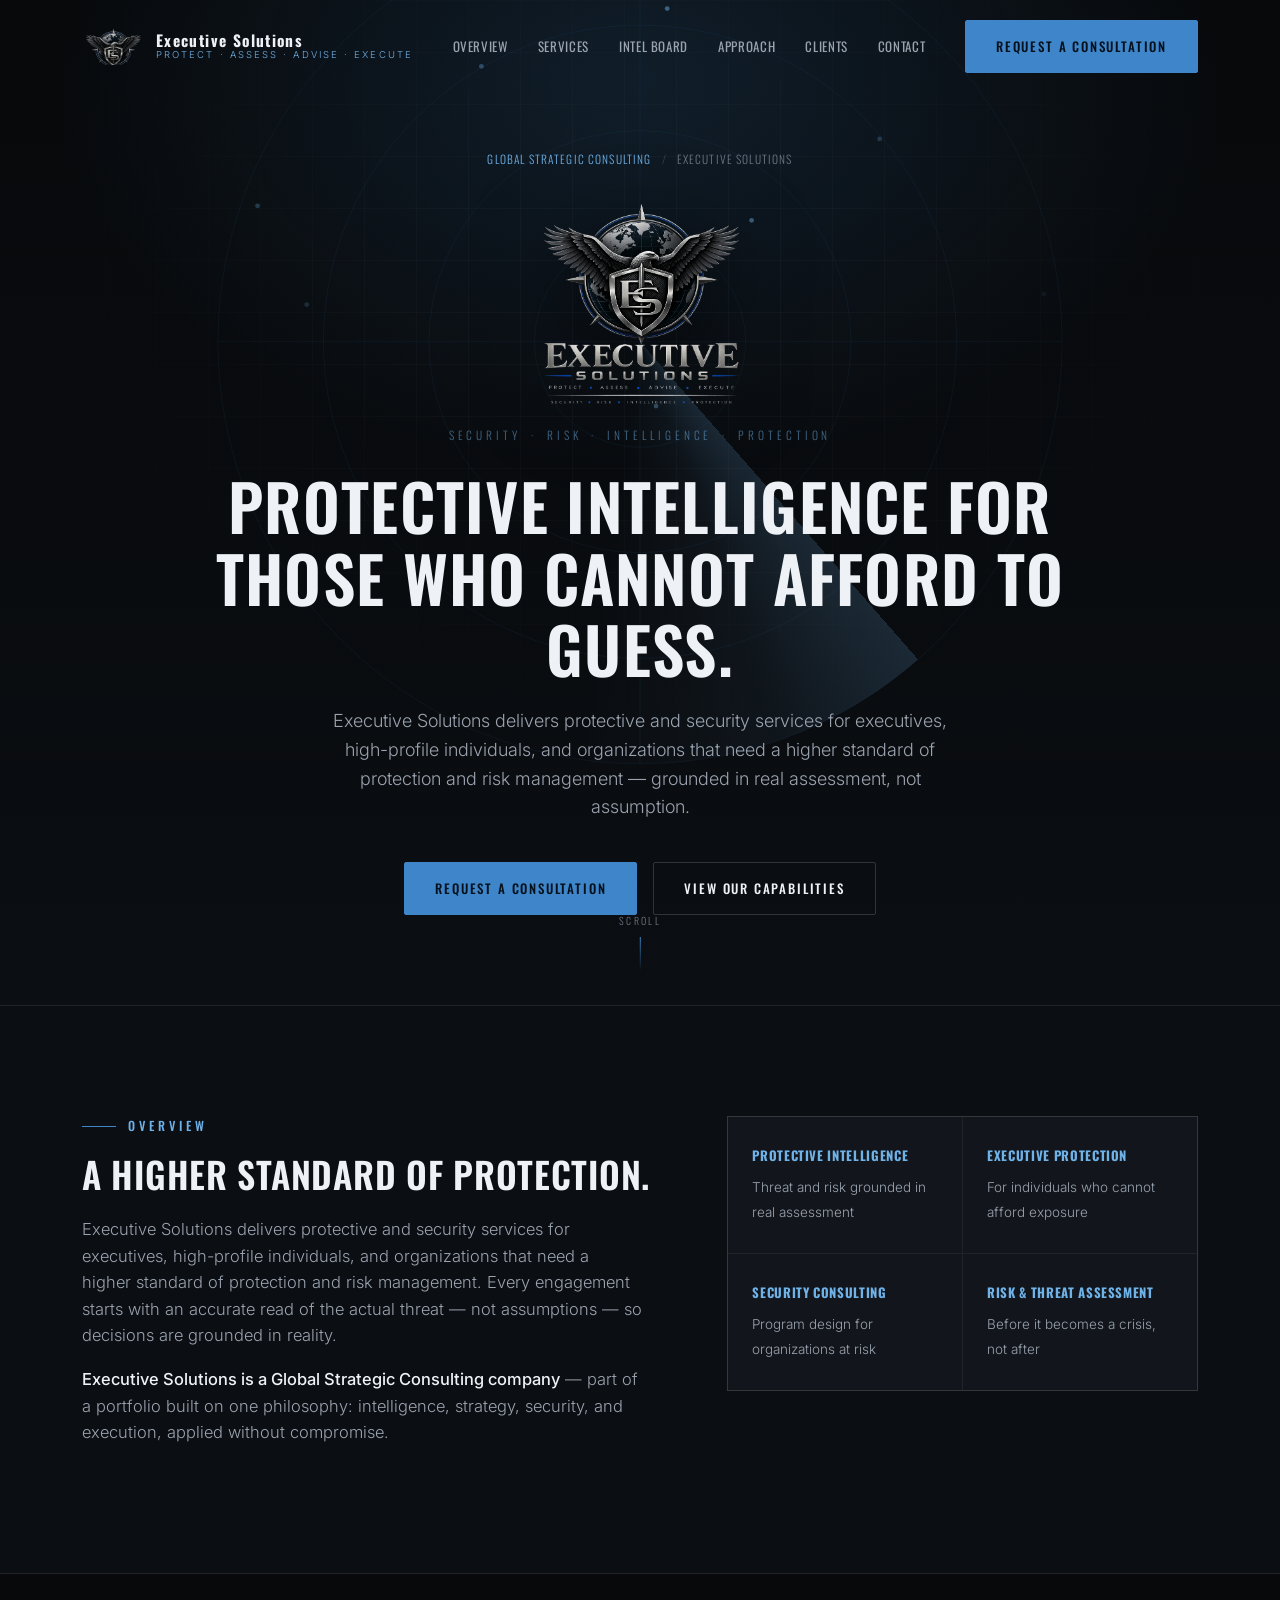
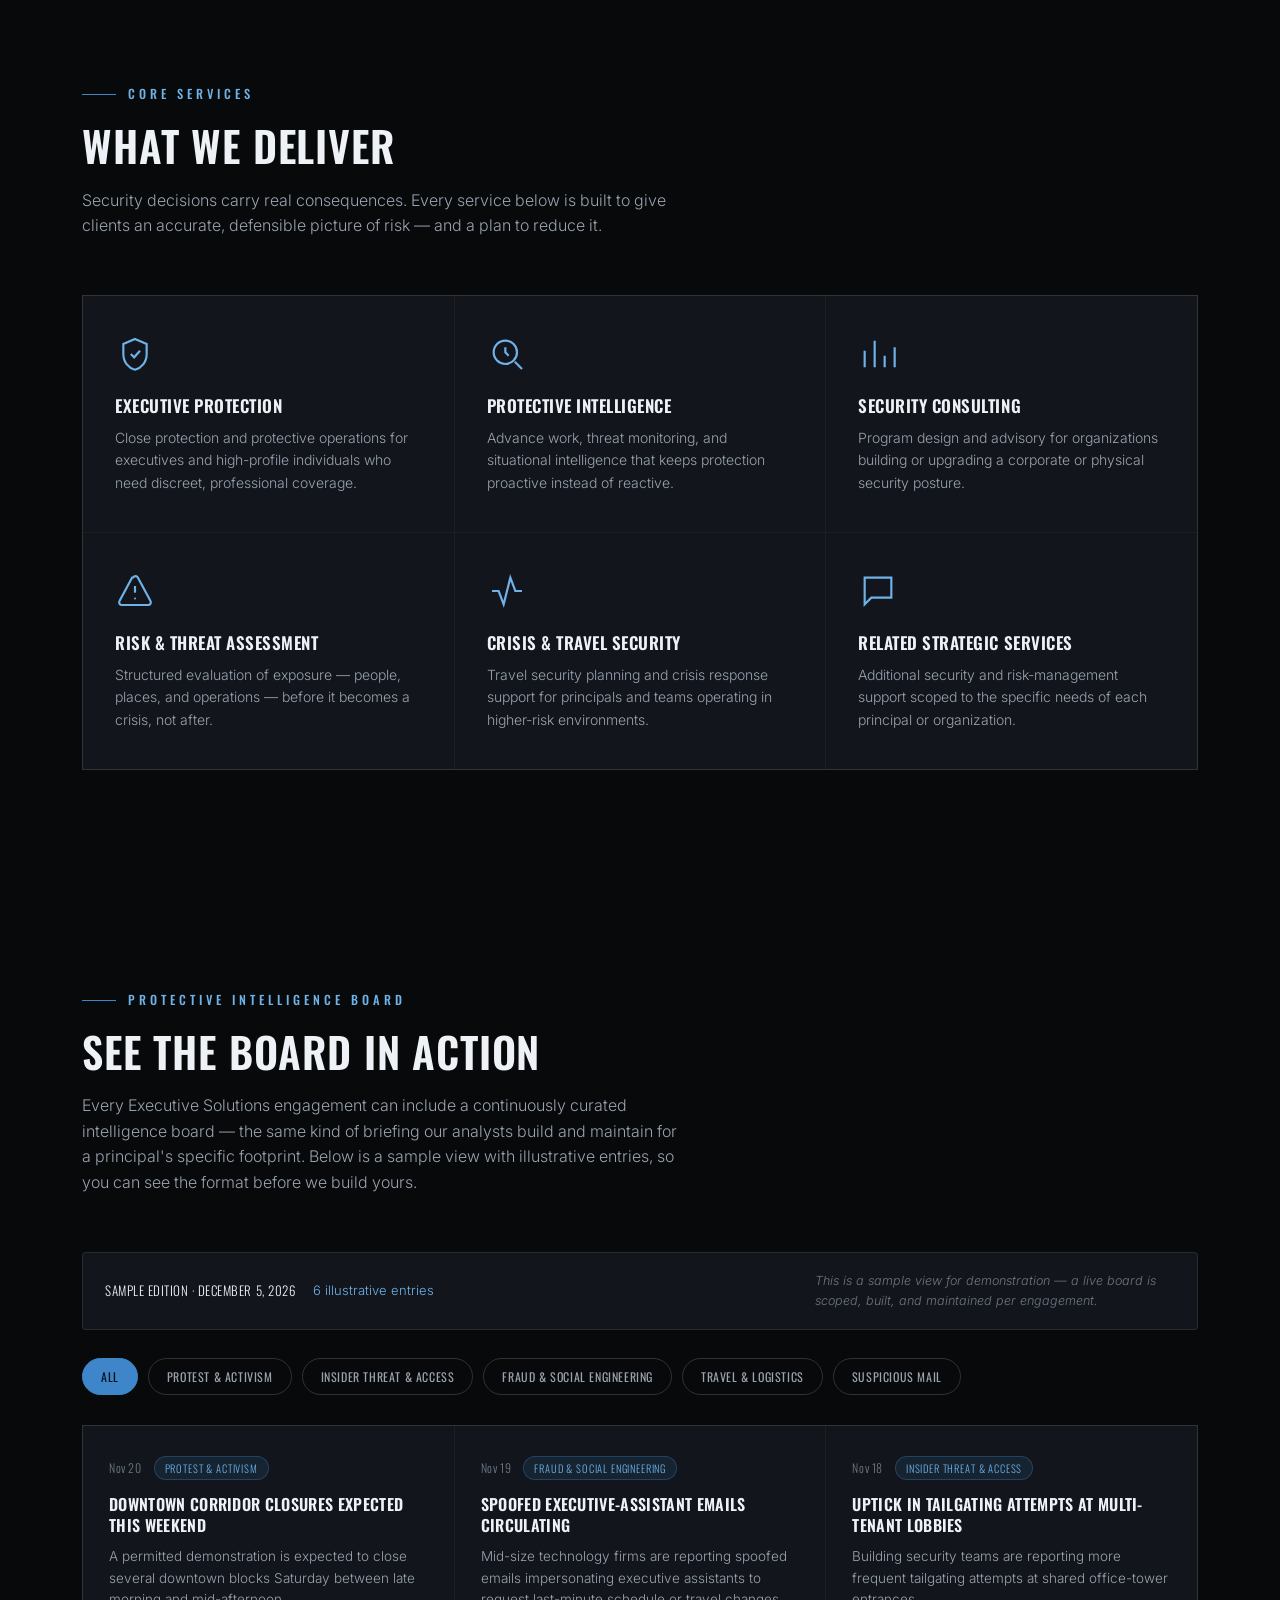
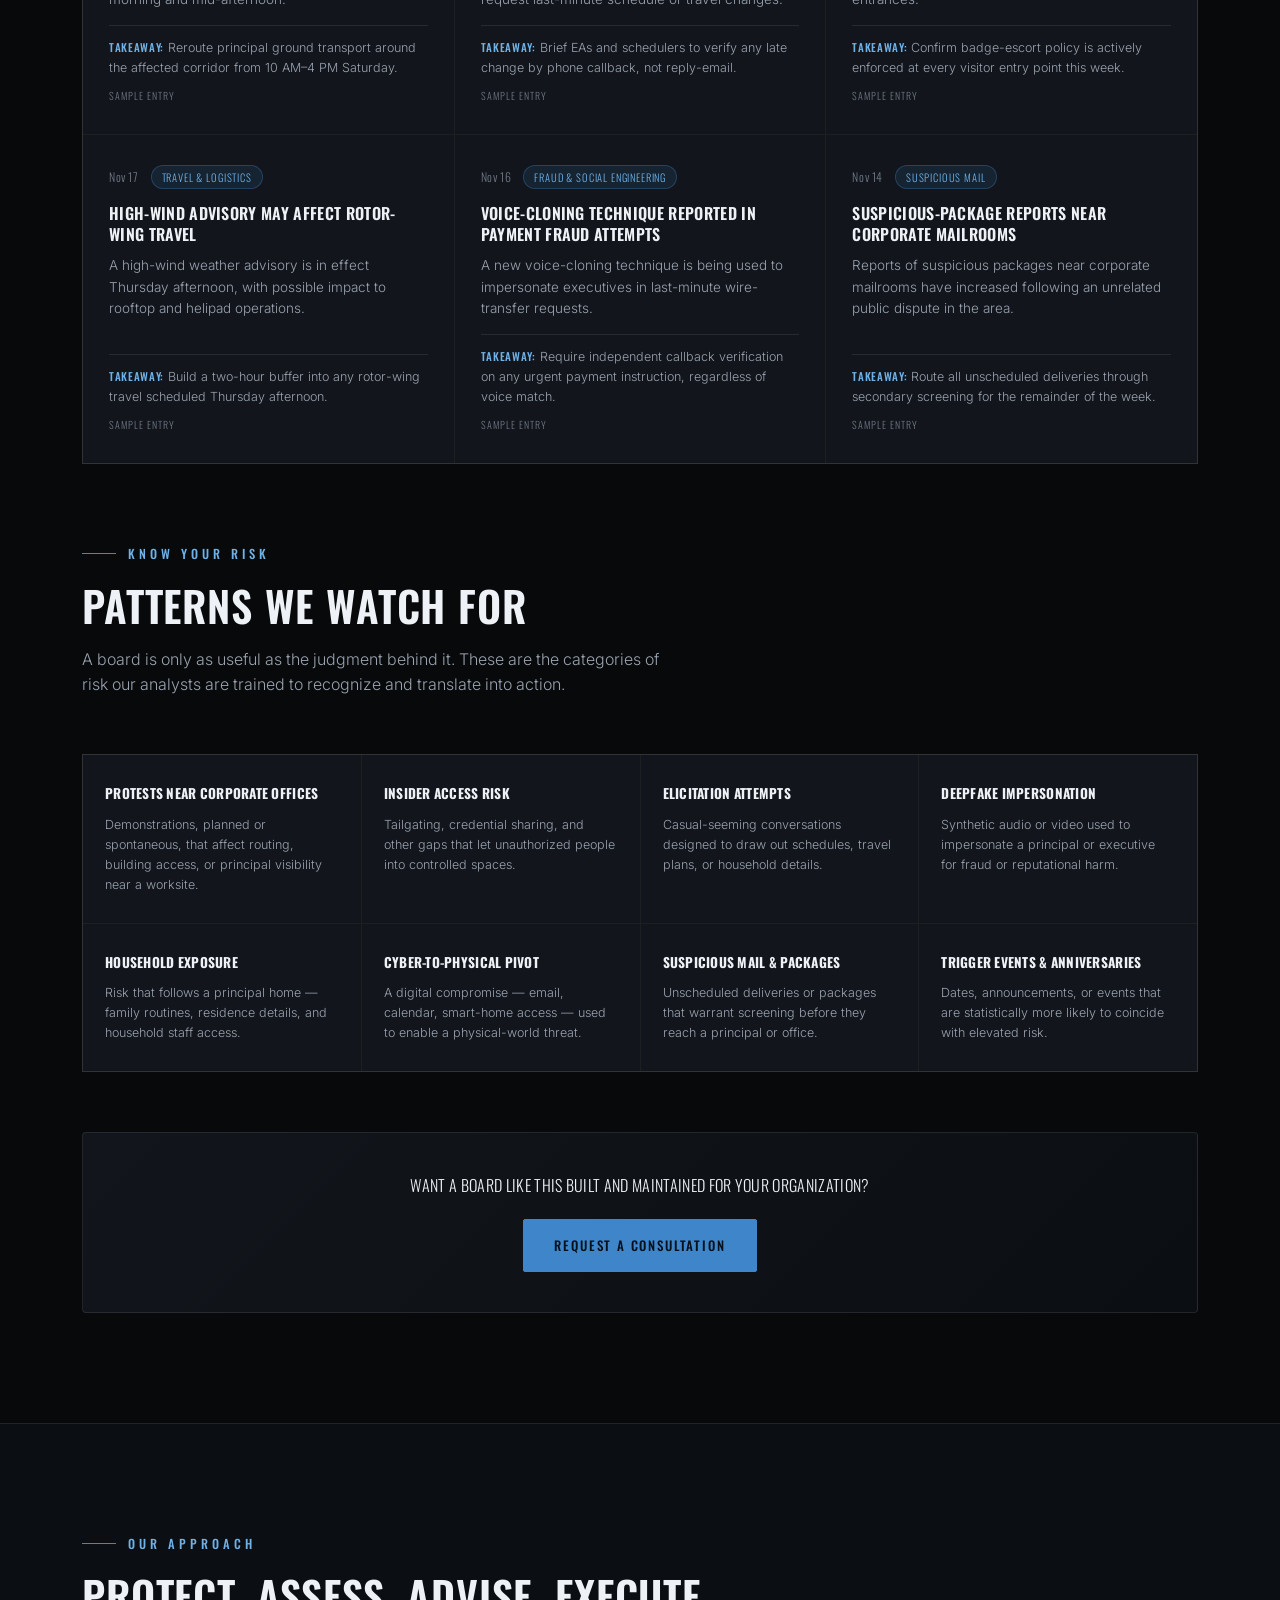
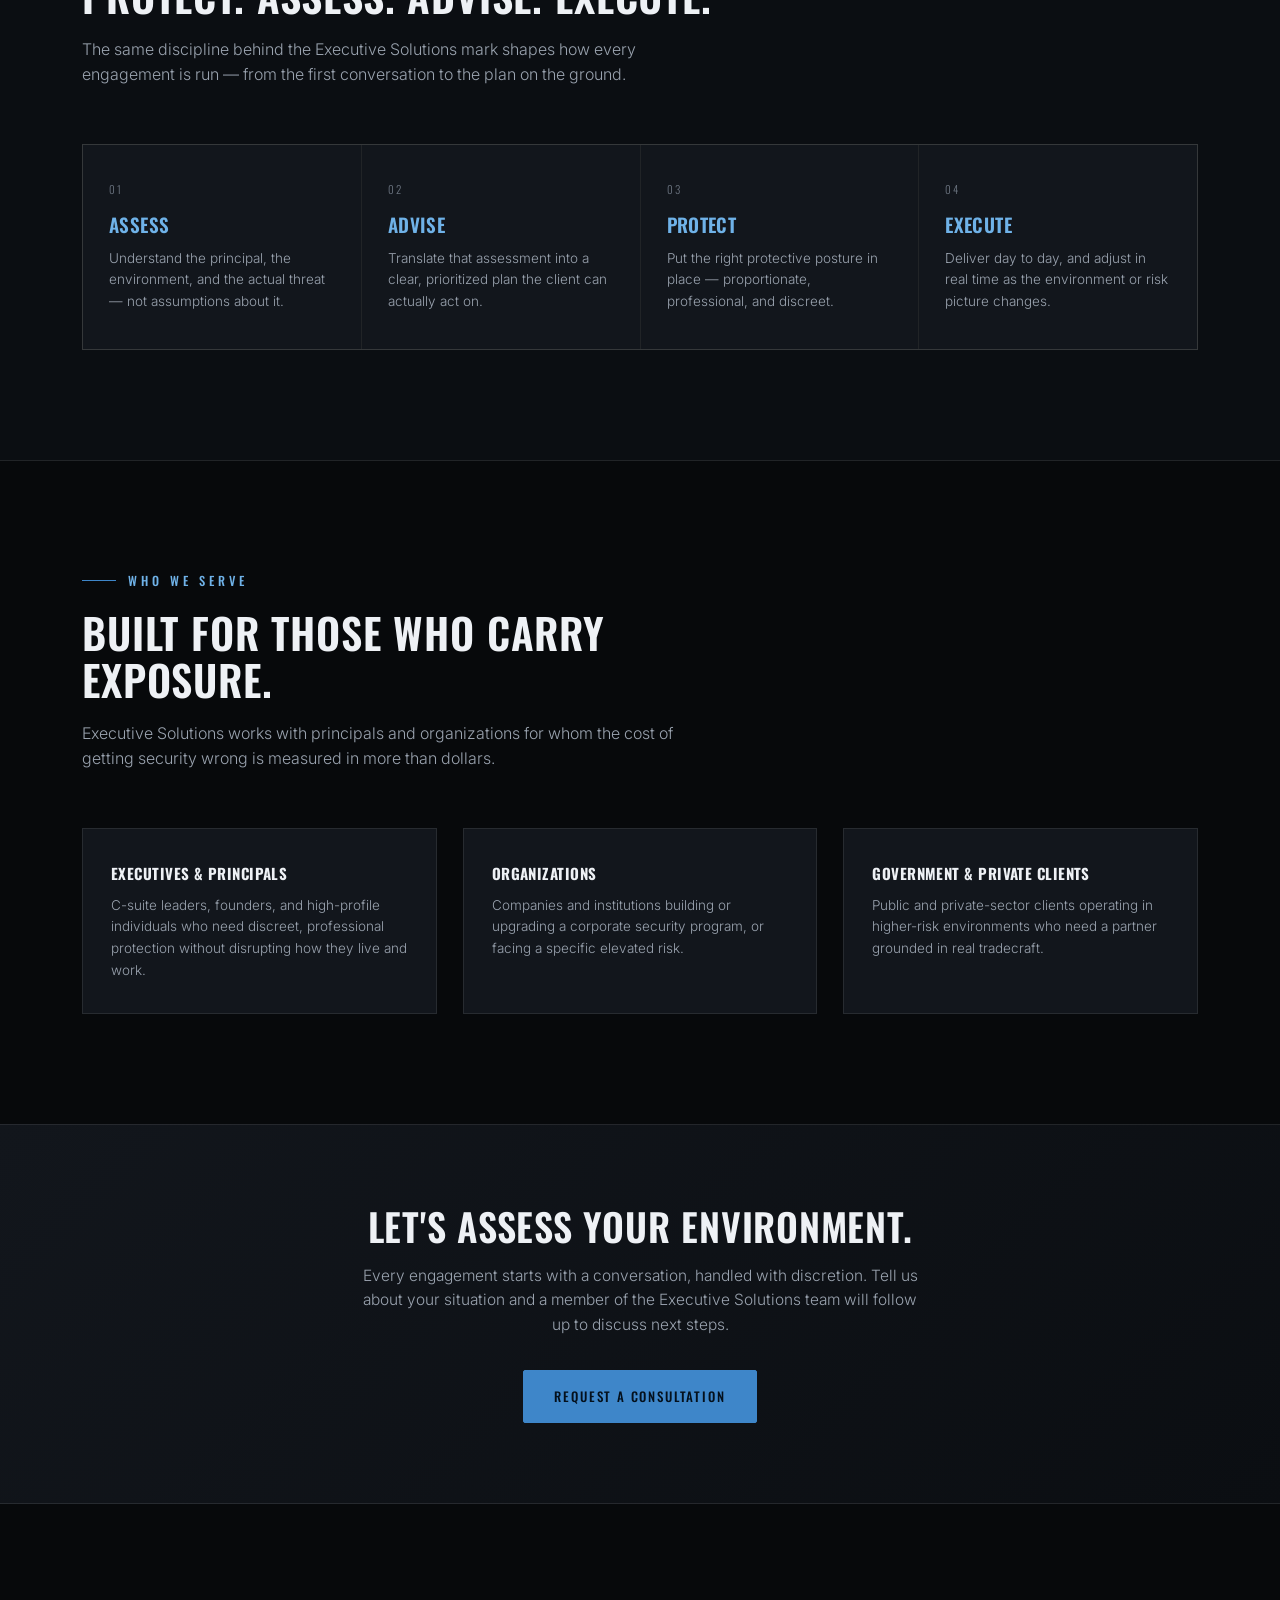
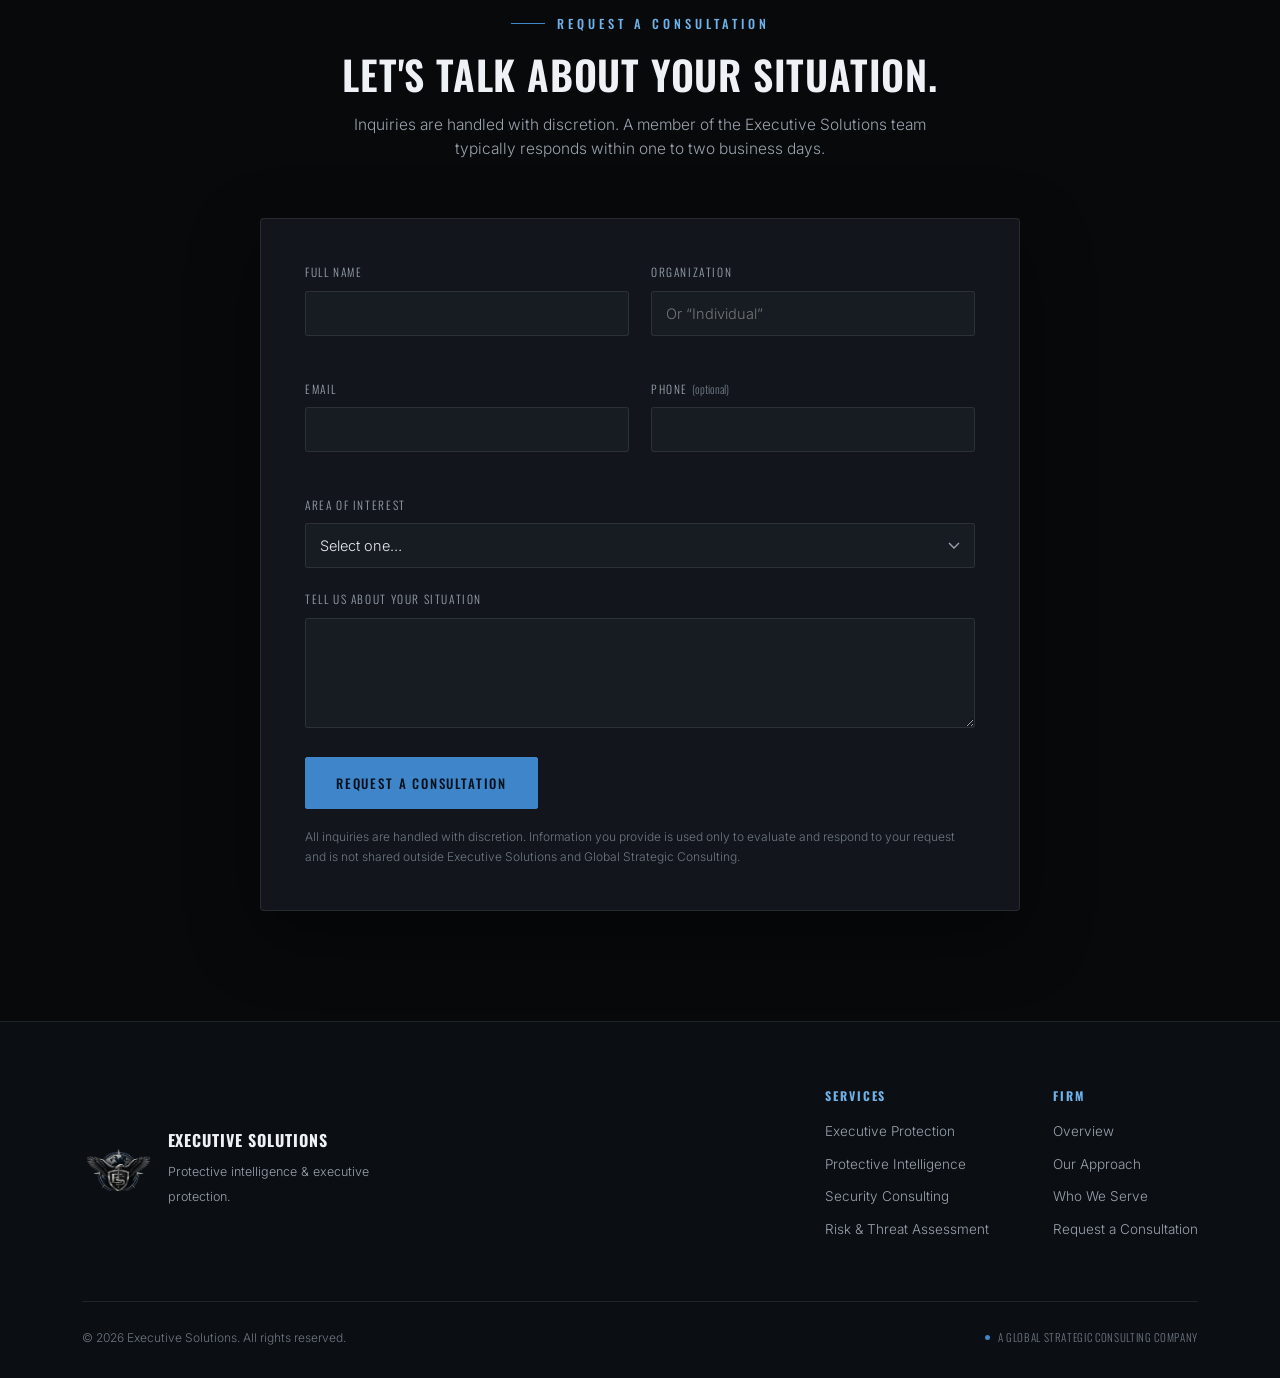
<file: executive-solutions.html>
<!DOCTYPE html>
<html lang="en">
<head>
<meta charset="UTF-8">
<meta name="viewport" content="width=device-width, initial-scale=1.0">
<title>Executive Solutions — Protective Intelligence &amp; Executive Protection</title>
<meta name="description" content="Executive Solutions delivers protective intelligence, executive protection, security consulting, and risk &amp; threat assessment for executives, high-profile individuals, and organizations that need a higher standard of protection.">
<link rel="preconnect" href="https://fonts.googleapis.com">
<link rel="preconnect" href="https://fonts.gstatic.com" crossorigin>
<link href="https://fonts.googleapis.com/css2?family=Oswald:wght@400;500;600;700&family=Inter:wght@300;400;500;600&display=swap" rel="stylesheet">
<link rel="stylesheet" href="assets/es-site.css">
</head>
<body>

<!-- ============ HEADER ============ -->
<header id="site-header">
  <div class="container">
    <a href="#" class="brand">
      <img src="assets/img/es-emblem.webp" alt="Executive Solutions emblem">
      <div class="brand-text">
        <b>Executive Solutions</b>
        <span>Protect · Assess · Advise · Execute</span>
      </div>
    </a>
    <nav class="nav-links" id="navLinks">
      <a href="#overview">Overview</a>
      <a href="#services">Services</a>
      <a href="#intel-board">Intel Board</a>
      <a href="#approach">Approach</a>
      <a href="#who-we-serve">Clients</a>
      <a href="#contact">Contact</a>
    </nav>
    <div class="nav-cta">
      <a href="#contact" class="btn btn-blue">Request a Consultation</a>
      <div class="hamburger" id="hamburger"><span></span><span></span><span></span></div>
    </div>
  </div>
</header>

<!-- ============ HERO ============ -->
<section class="hero">
  <canvas id="hero-canvas"></canvas>
  <div class="hero-grid" aria-hidden="true"></div>
  <div class="container hero-inner">
    <div class="hero-breadcrumb reveal">
      <a href="index.html">Global Strategic Consulting</a>
      <span class="sep">/</span>
      <span>Executive Solutions</span>
    </div>
    <img src="assets/img/es-lockup-full.webp" alt="Executive Solutions" class="hero-emblem reveal">
    <div class="hero-tagline reveal reveal-delay-1">
      <span>Security</span><span>·</span><span>Risk</span><span>·</span><span>Intelligence</span><span>·</span><span>Protection</span>
    </div>
    <h1 class="reveal reveal-delay-2">Protective Intelligence for Those Who Cannot Afford to Guess.</h1>
    <p class="lede reveal reveal-delay-3">Executive Solutions delivers protective and security services for executives, high-profile individuals, and organizations that need a higher standard of protection and risk management — grounded in real assessment, not assumption.</p>
    <div class="hero-ctas reveal reveal-delay-4">
      <a href="#contact" class="btn btn-blue">Request a Consultation</a>
      <a href="#services" class="btn btn-outline">View Our Capabilities</a>
    </div>
  </div>
  <div class="hero-scroll-cue">
    <span>Scroll</span>
    <div class="line"></div>
  </div>
</section>

<!-- ============ OVERVIEW ============ -->
<section class="overview" id="overview">
  <div class="container overview-grid">
    <div class="overview-copy reveal">
      <div class="eyebrow">Overview</div>
      <h2 style="font-size:clamp(26px,3vw,36px);margin-bottom:22px;">A higher standard of protection.</h2>
      <p>Executive Solutions delivers protective and security services for executives, high-profile individuals, and organizations that need a higher standard of protection and risk management. Every engagement starts with an accurate read of the actual threat — not assumptions — so decisions are grounded in reality.</p>
      <p><strong>Executive Solutions is a Global Strategic Consulting company</strong> — part of a portfolio built on one philosophy: intelligence, strategy, security, and execution, applied without compromise.</p>
    </div>
    <div class="overview-stats reveal reveal-delay-1">
      <div class="overview-stat">
        <b>Protective Intelligence</b>
        <span>Threat and risk grounded in real assessment</span>
      </div>
      <div class="overview-stat">
        <b>Executive Protection</b>
        <span>For individuals who cannot afford exposure</span>
      </div>
      <div class="overview-stat">
        <b>Security Consulting</b>
        <span>Program design for organizations at risk</span>
      </div>
      <div class="overview-stat">
        <b>Risk &amp; Threat Assessment</b>
        <span>Before it becomes a crisis, not after</span>
      </div>
    </div>
  </div>
</section>

<!-- ============ SERVICES ============ -->
<section id="services">
  <div class="container">
    <div class="section-head reveal">
      <div class="eyebrow">Core Services</div>
      <h2>What We Deliver</h2>
      <p>Security decisions carry real consequences. Every service below is built to give clients an accurate, defensible picture of risk — and a plan to reduce it.</p>
    </div>
    <div class="services-grid">
      <div class="service-card reveal">
        <div class="service-icon"><svg viewBox="0 0 24 24"><path d="M12 3l7 3v6c0 5-3.2 8.4-7 9.5C8.2 20.4 5 17 5 12V6l7-3z"/><path d="M9.5 12l2 2 3.5-4"/></svg></div>
        <h3>Executive Protection</h3>
        <p>Close protection and protective operations for executives and high-profile individuals who need discreet, professional coverage.</p>
      </div>
      <div class="service-card reveal reveal-delay-1">
        <div class="service-icon"><svg viewBox="0 0 24 24"><circle cx="11" cy="11" r="7"/><path d="M21 21l-4.3-4.3"/><path d="M11 8v3l2 2"/></svg></div>
        <h3>Protective Intelligence</h3>
        <p>Advance work, threat monitoring, and situational intelligence that keeps protection proactive instead of reactive.</p>
      </div>
      <div class="service-card reveal reveal-delay-2">
        <div class="service-icon"><svg viewBox="0 0 24 24"><path d="M4 20V10M10 20V4M16 20v-7M22 20V8"/></svg></div>
        <h3>Security Consulting</h3>
        <p>Program design and advisory for organizations building or upgrading a corporate or physical security posture.</p>
      </div>
      <div class="service-card reveal">
        <div class="service-icon"><svg viewBox="0 0 24 24"><path d="M12 9v4"/><circle cx="12" cy="16.5" r="0.6" fill="currentColor" stroke="none"/><path d="M10.3 3.9L2.7 18a1.6 1.6 0 0 0 1.4 2.4h15.8a1.6 1.6 0 0 0 1.4-2.4L13.7 3.9a1.6 1.6 0 0 0-2.8 0z"/></svg></div>
        <h3>Risk &amp; Threat Assessment</h3>
        <p>Structured evaluation of exposure — people, places, and operations — before it becomes a crisis, not after.</p>
      </div>
      <div class="service-card reveal reveal-delay-1">
        <div class="service-icon"><svg viewBox="0 0 24 24"><path d="M3 12h4l3 8 4-16 3 8h4"/></svg></div>
        <h3>Crisis &amp; Travel Security</h3>
        <p>Travel security planning and crisis response support for principals and teams operating in higher-risk environments.</p>
      </div>
      <div class="service-card reveal reveal-delay-2">
        <div class="service-icon"><svg viewBox="0 0 24 24"><path d="M4 4h16v12H8l-4 4V4z"/></svg></div>
        <h3>Related Strategic Services</h3>
        <p>Additional security and risk-management support scoped to the specific needs of each principal or organization.</p>
      </div>
    </div>
  </div>
</section>

<!-- ============ INTELLIGENCE BOARD ============ -->
<section id="intel-board">
  <div class="container">
    <div class="section-head reveal">
      <div class="eyebrow">Protective Intelligence Board</div>
      <h2>See the Board in Action</h2>
      <p>Every Executive Solutions engagement can include a continuously curated intelligence board — the same kind of briefing our analysts build and maintain for a principal's specific footprint. Below is a sample view with illustrative entries, so you can see the format before we build yours.</p>
    </div>

    <div class="board-meta reveal reveal-delay-1">
      <div class="board-meta-left">
        <span class="board-edition">Sample Edition · <span id="boardDate"></span></span>
        <span class="board-count">6 illustrative entries</span>
      </div>
      <div class="board-note">This is a sample view for demonstration — a live board is scoped, built, and maintained per engagement.</div>
    </div>

    <div class="board-filters reveal reveal-delay-2" id="boardFilters" role="group" aria-label="Filter sample entries by category">
      <button type="button" class="filter-chip is-active" data-filter="all">All</button>
      <button type="button" class="filter-chip" data-filter="protest">Protest &amp; Activism</button>
      <button type="button" class="filter-chip" data-filter="insider">Insider Threat &amp; Access</button>
      <button type="button" class="filter-chip" data-filter="fraud">Fraud &amp; Social Engineering</button>
      <button type="button" class="filter-chip" data-filter="travel">Travel &amp; Logistics</button>
      <button type="button" class="filter-chip" data-filter="mail">Suspicious Mail</button>
    </div>

    <div class="intel-grid reveal reveal-delay-3" id="intelGrid">
      <article class="intel-card" data-category="protest">
        <div class="intel-meta"><span class="intel-date">Nov 20</span><span class="intel-tag">Protest &amp; Activism</span></div>
        <h3>Downtown Corridor Closures Expected This Weekend</h3>
        <p>A permitted demonstration is expected to close several downtown blocks Saturday between late morning and mid-afternoon.</p>
        <div class="intel-takeaway"><b>Takeaway:</b> Reroute principal ground transport around the affected corridor from 10 AM–4 PM Saturday.</div>
        <div class="intel-sample">Sample Entry</div>
      </article>
      <article class="intel-card" data-category="fraud">
        <div class="intel-meta"><span class="intel-date">Nov 19</span><span class="intel-tag">Fraud &amp; Social Engineering</span></div>
        <h3>Spoofed Executive-Assistant Emails Circulating</h3>
        <p>Mid-size technology firms are reporting spoofed emails impersonating executive assistants to request last-minute schedule or travel changes.</p>
        <div class="intel-takeaway"><b>Takeaway:</b> Brief EAs and schedulers to verify any late change by phone callback, not reply-email.</div>
        <div class="intel-sample">Sample Entry</div>
      </article>
      <article class="intel-card" data-category="insider">
        <div class="intel-meta"><span class="intel-date">Nov 18</span><span class="intel-tag">Insider Threat &amp; Access</span></div>
        <h3>Uptick in Tailgating Attempts at Multi-Tenant Lobbies</h3>
        <p>Building security teams are reporting more frequent tailgating attempts at shared office-tower entrances.</p>
        <div class="intel-takeaway"><b>Takeaway:</b> Confirm badge-escort policy is actively enforced at every visitor entry point this week.</div>
        <div class="intel-sample">Sample Entry</div>
      </article>
      <article class="intel-card" data-category="travel">
        <div class="intel-meta"><span class="intel-date">Nov 17</span><span class="intel-tag">Travel &amp; Logistics</span></div>
        <h3>High-Wind Advisory May Affect Rotor-Wing Travel</h3>
        <p>A high-wind weather advisory is in effect Thursday afternoon, with possible impact to rooftop and helipad operations.</p>
        <div class="intel-takeaway"><b>Takeaway:</b> Build a two-hour buffer into any rotor-wing travel scheduled Thursday afternoon.</div>
        <div class="intel-sample">Sample Entry</div>
      </article>
      <article class="intel-card" data-category="fraud">
        <div class="intel-meta"><span class="intel-date">Nov 16</span><span class="intel-tag">Fraud &amp; Social Engineering</span></div>
        <h3>Voice-Cloning Technique Reported in Payment Fraud Attempts</h3>
        <p>A new voice-cloning technique is being used to impersonate executives in last-minute wire-transfer requests.</p>
        <div class="intel-takeaway"><b>Takeaway:</b> Require independent callback verification on any urgent payment instruction, regardless of voice match.</div>
        <div class="intel-sample">Sample Entry</div>
      </article>
      <article class="intel-card" data-category="mail">
        <div class="intel-meta"><span class="intel-date">Nov 14</span><span class="intel-tag">Suspicious Mail</span></div>
        <h3>Suspicious-Package Reports Near Corporate Mailrooms</h3>
        <p>Reports of suspicious packages near corporate mailrooms have increased following an unrelated public dispute in the area.</p>
        <div class="intel-takeaway"><b>Takeaway:</b> Route all unscheduled deliveries through secondary screening for the remainder of the week.</div>
        <div class="intel-sample">Sample Entry</div>
      </article>
    </div>

    <div class="section-head reveal" style="margin-top:80px;">
      <div class="eyebrow">Know Your Risk</div>
      <h2>Patterns We Watch For</h2>
      <p>A board is only as useful as the judgment behind it. These are the categories of risk our analysts are trained to recognize and translate into action.</p>
    </div>
    <div class="risk-grid">
      <div class="risk-card reveal"><b>Protests Near Corporate Offices</b><p>Demonstrations, planned or spontaneous, that affect routing, building access, or principal visibility near a worksite.</p></div>
      <div class="risk-card reveal reveal-delay-1"><b>Insider Access Risk</b><p>Tailgating, credential sharing, and other gaps that let unauthorized people into controlled spaces.</p></div>
      <div class="risk-card reveal reveal-delay-2"><b>Elicitation Attempts</b><p>Casual-seeming conversations designed to draw out schedules, travel plans, or household details.</p></div>
      <div class="risk-card reveal"><b>Deepfake Impersonation</b><p>Synthetic audio or video used to impersonate a principal or executive for fraud or reputational harm.</p></div>
      <div class="risk-card reveal reveal-delay-1"><b>Household Exposure</b><p>Risk that follows a principal home — family routines, residence details, and household staff access.</p></div>
      <div class="risk-card reveal reveal-delay-2"><b>Cyber-to-Physical Pivot</b><p>A digital compromise — email, calendar, smart-home access — used to enable a physical-world threat.</p></div>
      <div class="risk-card reveal"><b>Suspicious Mail &amp; Packages</b><p>Unscheduled deliveries or packages that warrant screening before they reach a principal or office.</p></div>
      <div class="risk-card reveal reveal-delay-1"><b>Trigger Events &amp; Anniversaries</b><p>Dates, announcements, or events that are statistically more likely to coincide with elevated risk.</p></div>
    </div>

    <div class="board-cta reveal">
      <p>Want a board like this built and maintained for your organization?</p>
      <a href="#contact" class="btn btn-blue">Request a Consultation</a>
    </div>
  </div>
</section>

<!-- ============ APPROACH ============ -->
<section class="approach" id="approach">
  <div class="container">
    <div class="section-head reveal">
      <div class="eyebrow">Our Approach</div>
      <h2>Protect. Assess. Advise. Execute.</h2>
      <p>The same discipline behind the Executive Solutions mark shapes how every engagement is run — from the first conversation to the plan on the ground.</p>
    </div>
    <div class="pillars">
      <div class="pillar reveal">
        <div class="pnum">01</div>
        <h4>Assess</h4>
        <p>Understand the principal, the environment, and the actual threat — not assumptions about it.</p>
      </div>
      <div class="pillar reveal reveal-delay-1">
        <div class="pnum">02</div>
        <h4>Advise</h4>
        <p>Translate that assessment into a clear, prioritized plan the client can actually act on.</p>
      </div>
      <div class="pillar reveal reveal-delay-2">
        <div class="pnum">03</div>
        <h4>Protect</h4>
        <p>Put the right protective posture in place — proportionate, professional, and discreet.</p>
      </div>
      <div class="pillar reveal reveal-delay-3">
        <div class="pnum">04</div>
        <h4>Execute</h4>
        <p>Deliver day to day, and adjust in real time as the environment or risk picture changes.</p>
      </div>
    </div>
  </div>
</section>

<!-- ============ WHO WE SERVE ============ -->
<section id="who-we-serve">
  <div class="container">
    <div class="section-head reveal">
      <div class="eyebrow">Who We Serve</div>
      <h2>Built for Those Who Carry Exposure.</h2>
      <p>Executive Solutions works with principals and organizations for whom the cost of getting security wrong is measured in more than dollars.</p>
    </div>
    <div class="who-grid">
      <div class="who-card reveal">
        <b>Executives &amp; Principals</b>
        <p>C-suite leaders, founders, and high-profile individuals who need discreet, professional protection without disrupting how they live and work.</p>
      </div>
      <div class="who-card reveal reveal-delay-1">
        <b>Organizations</b>
        <p>Companies and institutions building or upgrading a corporate security program, or facing a specific elevated risk.</p>
      </div>
      <div class="who-card reveal reveal-delay-2">
        <b>Government &amp; Private Clients</b>
        <p>Public and private-sector clients operating in higher-risk environments who need a partner grounded in real tradecraft.</p>
      </div>
    </div>
  </div>
</section>

<!-- ============ CTA BAND ============ -->
<section class="cta-band">
  <div class="container">
    <h2 class="reveal">Let's assess your environment.</h2>
    <p class="reveal reveal-delay-1">Every engagement starts with a conversation, handled with discretion. Tell us about your situation and a member of the Executive Solutions team will follow up to discuss next steps.</p>
    <div class="ctas reveal reveal-delay-2">
      <a href="#contact" class="btn btn-blue">Request a Consultation</a>
    </div>
  </div>
</section>

<!-- ============ CONTACT ============ -->
<section class="contact" id="contact">
  <div class="container">
    <div class="contact-head reveal">
      <div class="eyebrow" style="justify-content:center;">Request a Consultation</div>
      <h2>Let's Talk About Your Situation.</h2>
      <p>Inquiries are handled with discretion. A member of the Executive Solutions team typically responds within one to two business days.</p>
    </div>
    <div class="form-wrap reveal reveal-delay-1">
      <div class="es-consult">
        <div class="form-card">
          <form id="esConsultForm" novalidate>
            <input type="hidden" name="source" value="Executive Solutions Site">
            <div class="f-row">
              <div class="f-field">
                <label for="es_name">Full Name</label>
                <input type="text" id="es_name" name="name">
                <div class="err" id="es-error-name">Please enter your full name.</div>
              </div>
              <div class="f-field">
                <label for="es_organization">Organization</label>
                <input type="text" id="es_organization" name="organization" placeholder="Or “Individual”">
                <div class="err" id="es-error-org">Please enter your organization (or "Individual").</div>
              </div>
            </div>
            <div class="f-row">
              <div class="f-field">
                <label for="es_email">Email</label>
                <input type="email" id="es_email" name="email">
                <div class="err" id="es-error-email">Please enter a valid email address.</div>
              </div>
              <div class="f-field">
                <label for="es_phone">Phone <span style="color:var(--gray);text-transform:none;letter-spacing:0;">(optional)</span></label>
                <input type="tel" id="es_phone" name="phone">
              </div>
            </div>
            <div class="f-field">
              <label for="es_service">Area of Interest</label>
              <select id="es_service" name="service">
                <option value="">Select one…</option>
                <option>Executive Protection</option>
                <option>Protective Intelligence</option>
                <option>Security Consulting</option>
                <option>Risk &amp; Threat Assessment</option>
                <option>Crisis &amp; Travel Security</option>
                <option>Other / Not Sure</option>
              </select>
              <div class="err" id="es-error-service">Please select an area of interest.</div>
            </div>
            <div class="f-field">
              <label for="es_message">Tell us about your situation</label>
              <textarea id="es_message" name="message"></textarea>
              <div class="err" id="es-error-message">Please briefly describe your situation or inquiry.</div>
            </div>
            <div class="submit-row">
              <button type="submit" class="btn btn-blue" id="esSubmitBtn">Request a Consultation</button>
              <span class="submit-err" id="es-error-submit">Something went wrong — please try again, or email us directly.</span>
            </div>
            <p class="discretion">All inquiries are handled with discretion. Information you provide is used only to evaluate and respond to your request and is not shared outside Executive Solutions and Global Strategic Consulting.</p>
          </form>
          <div class="success-panel" id="esSuccessPanel">
            <div class="success-icon"><svg viewBox="0 0 24 24"><path d="M4 12l5 5L20 6"/></svg></div>
            <h3>Request Received</h3>
            <p>Reference <strong id="esRefNumber"></strong> — a member of the Executive Solutions team will follow up within one to two business days.</p>
          </div>
        </div>
      </div>
    </div>
  </div>
</section>

<!-- ============ FOOTER ============ -->
<footer>
  <div class="container">
    <div class="footer-top">
      <div class="footer-brand">
        <img src="assets/img/es-emblem.webp" alt="Executive Solutions emblem">
        <div class="footer-brand-text">
          <b>Executive Solutions</b>
          <span>Protective intelligence &amp; executive protection.</span>
        </div>
      </div>
      <div class="footer-cols">
        <div class="footer-col">
          <h5>Services</h5>
          <a href="#services">Executive Protection</a>
          <a href="#services">Protective Intelligence</a>
          <a href="#services">Security Consulting</a>
          <a href="#services">Risk &amp; Threat Assessment</a>
        </div>
        <div class="footer-col">
          <h5>Firm</h5>
          <a href="#overview">Overview</a>
          <a href="#approach">Our Approach</a>
          <a href="#who-we-serve">Who We Serve</a>
          <a href="#contact">Request a Consultation</a>
        </div>
      </div>
    </div>
    <div class="footer-bottom">
      <span>&copy; <span id="year"></span> Executive Solutions. All rights reserved.</span>
      <a href="index.html" class="parent-badge"><span class="dot"></span>A Global Strategic Consulting Company</a>
    </div>
  </div>
</footer>

<button id="backTop" aria-label="Back to top">
  <svg width="18" height="18" viewBox="0 0 24 24" fill="none" stroke="currentColor" stroke-width="2"><path d="M12 19V5M5 12l7-7 7 7"/></svg>
</button>

<script src="assets/es-site.js"></script>
<script src="assets/es-consult-form.js"></script>
<script src="assets/es-intel-board.js"></script>
</body>
</html>
</file>
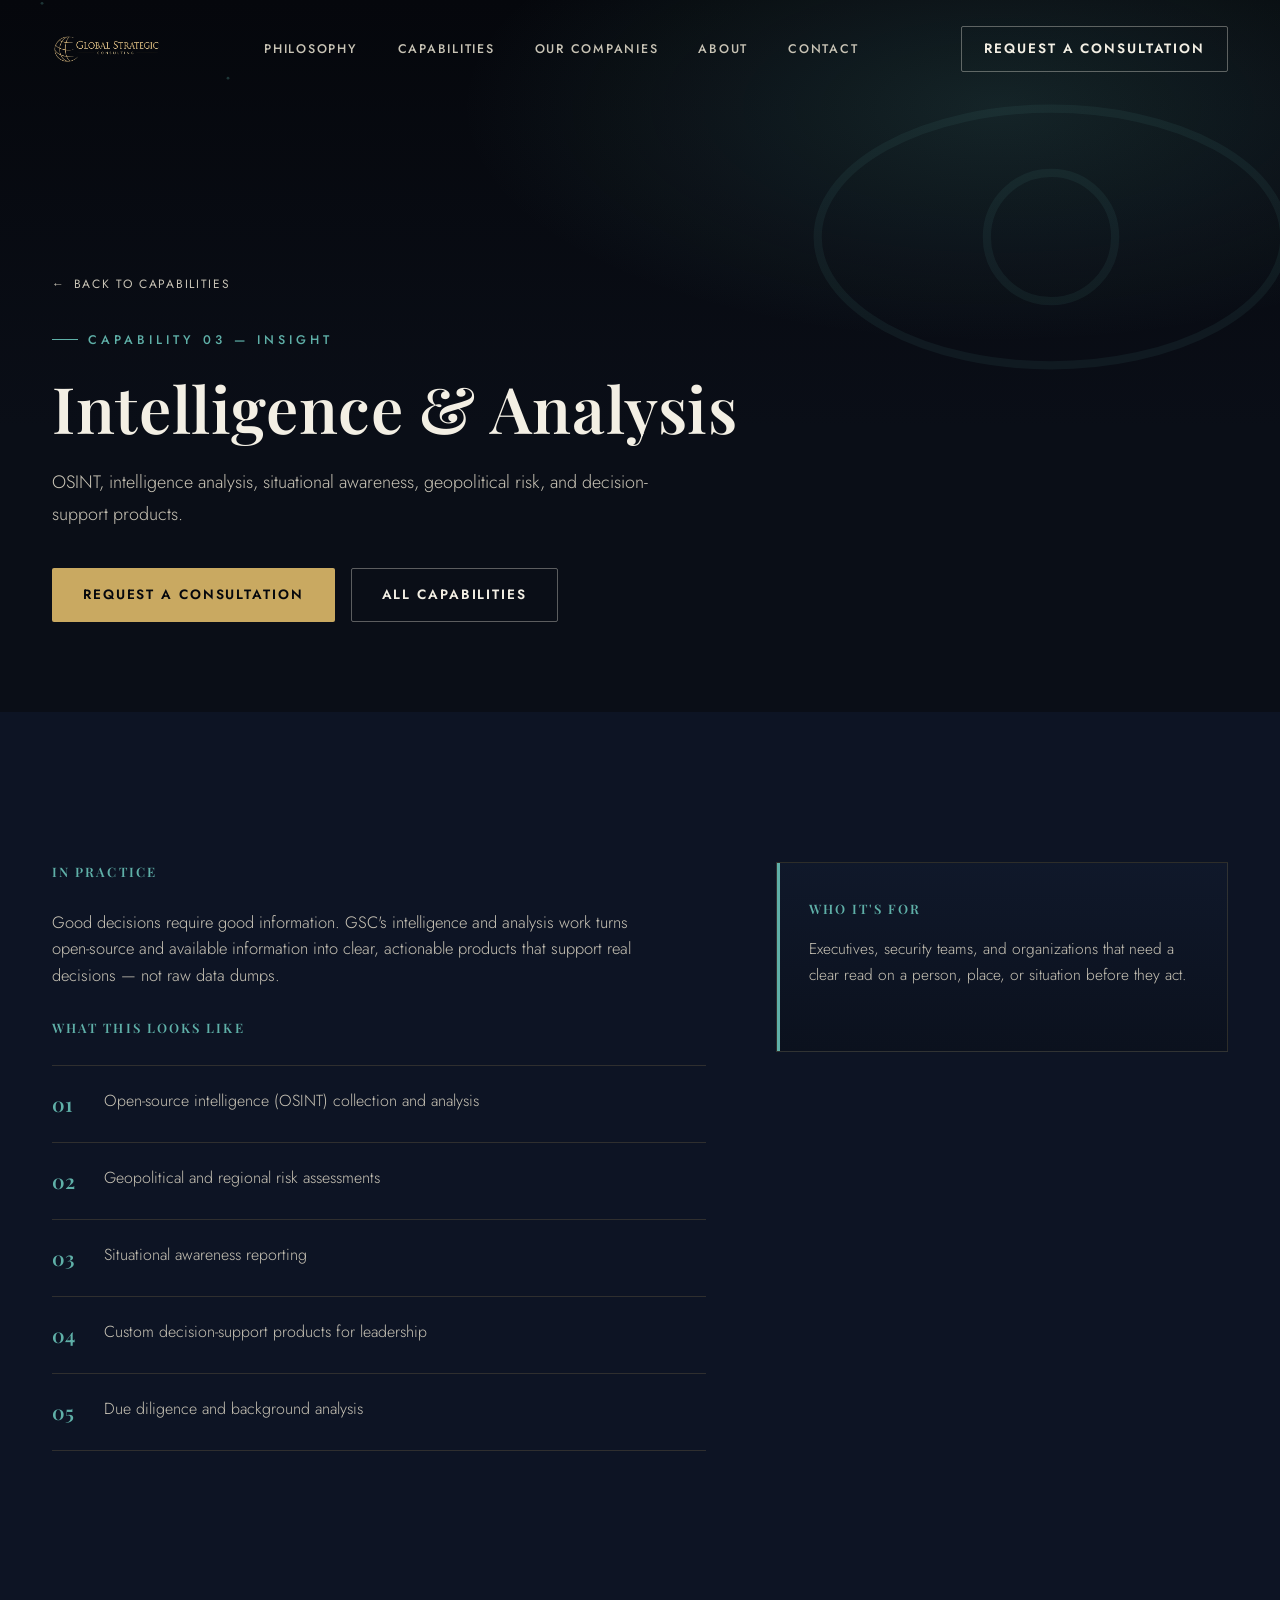
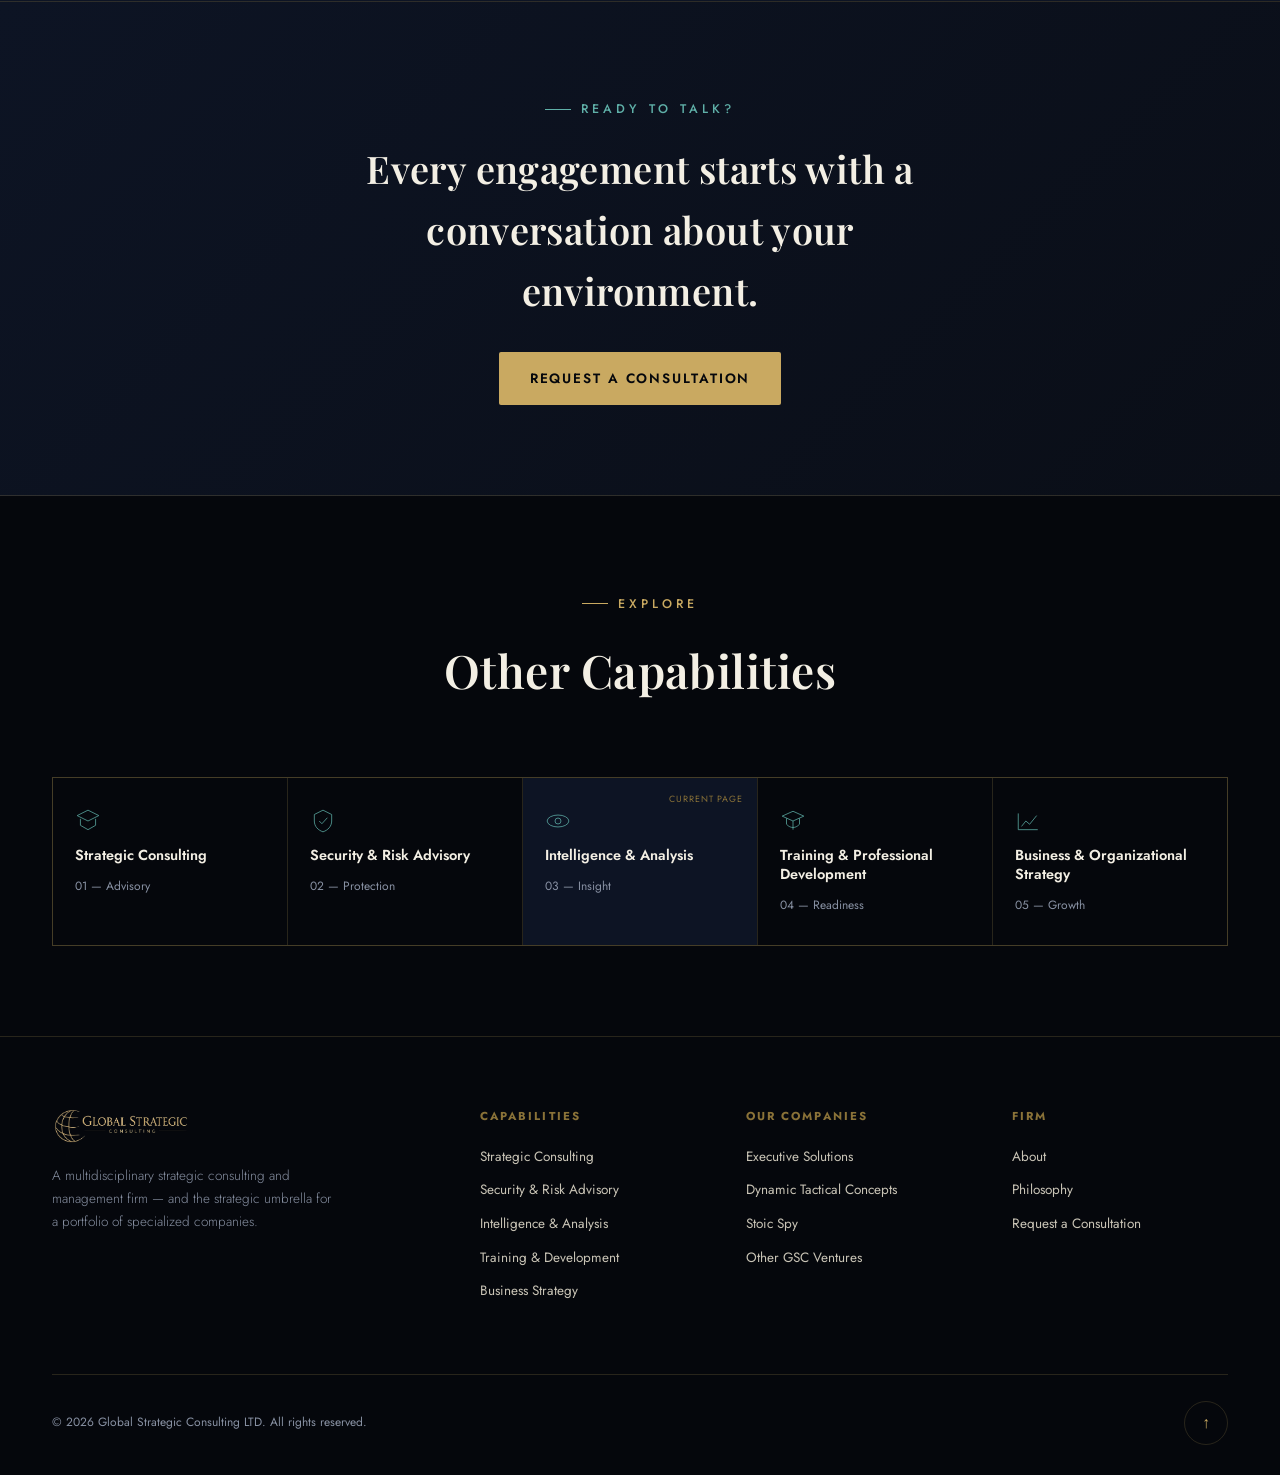
<file: intelligence-analysis.html>
<!DOCTYPE html>
<html lang="en">
<head>
<meta charset="UTF-8">
<meta name="viewport" content="width=device-width, initial-scale=1.0">
<title>Intelligence & Analysis | Global Strategic Consulting</title>
<meta name="description" content="OSINT, intelligence analysis, situational awareness, geopolitical risk, and decision-support products.">
<link rel="preconnect" href="https://fonts.googleapis.com">
<link rel="preconnect" href="https://fonts.gstatic.com" crossorigin>
<link href="https://fonts.googleapis.com/css2?family=Playfair+Display:ital,wght@0,500;0,600;0,700;0,800;1,500&family=Jost:wght@300;400;500;600;700&display=swap" rel="stylesheet">
<link rel="stylesheet" href="assets/site.css">
</head>
<body data-theme="intelligence">

<!-- ============ HEADER ============ -->
<header id="site-header">
  <div class="container">
    <nav>
      <a href="index.html" class="logotype">
        <img src="assets/img/wordmark.webp" alt="Global Strategic Consulting">
      </a>
      <div class="nav-links" id="navLinks">
        <a href="philosophy.html">Philosophy</a>
        <a href="index.html#capabilities">Capabilities</a>
        <a href="index.html#companies">Our Companies</a>
        <a href="about.html">About</a>
        <a href="index.html#contact">Contact</a>
      </div>
      <div class="nav-cta">
        <a href="index.html#contact" class="btn btn-outline" style="padding:11px 22px;">Request a Consultation</a>
        <div class="hamburger" id="hamburger"><span></span><span></span><span></span></div>
      </div>
    </nav>
  </div>
</header>

<!-- ============ PAGE HERO ============ -->
<section class="page-hero">
  <div class="page-hero-icon"><svg viewBox="0 0 48 48"><ellipse cx="24" cy="24" rx="20" ry="11"/><circle cx="24" cy="24" r="5.5"/></svg></div>
  <canvas id="hero-canvas" data-color="95,176,168" style="position:absolute;inset:0;z-index:0;opacity:0.5;"></canvas>
  <div class="container">
    <div class="breadcrumb"><a href="index.html#capabilities"><span class="arrow">←</span> Back to Capabilities</a></div>
    <div class="eyebrow" style="margin-top:34px;">Capability 03 — Insight</div>
    <h1>Intelligence &amp; Analysis</h1>
    <p class="lede">OSINT, intelligence analysis, situational awareness, geopolitical risk, and decision-support products.</p>
    <div class="page-hero-ctas">
      <a href="index.html#contact" class="btn btn-gold">Request a Consultation</a>
      <a href="index.html#capabilities" class="btn btn-outline">All Capabilities</a>
    </div>
  </div>
</section>

<!-- ============ PRACTICE ============ -->
<section class="practice">
  <div class="container">
    <div class="practice-grid">
      <div class="practice-list reveal">
        <h3>In Practice</h3>
        <p style="color:var(--cream-dim);font-weight:300;font-size:16.5px;margin-bottom:30px;max-width:600px;">Good decisions require good information. GSC's intelligence and analysis work turns open-source and available information into clear, actionable products that support real decisions — not raw data dumps.</p>
        <h3>What This Looks Like</h3>
        <ul>
          <li><span class="num">01</span><span>Open-source intelligence (OSINT) collection and analysis</span></li>
<li><span class="num">02</span><span>Geopolitical and regional risk assessments</span></li>
<li><span class="num">03</span><span>Situational awareness reporting</span></li>
<li><span class="num">04</span><span>Custom decision-support products for leadership</span></li>
<li><span class="num">05</span><span>Due diligence and background analysis</span></li>
        </ul>
      </div>
      <div class="who-card reveal reveal-delay-1">
        <h3>Who It's For</h3>
        <p>Executives, security teams, and organizations that need a clear read on a person, place, or situation before they act.</p>
        
      </div>
    </div>
  </div>
</section>

<!-- ============ CTA BAND ============ -->
<section class="cta-band">
  <div class="container">
    <div class="eyebrow">Ready to Talk?</div>
    <h2>Every engagement starts with a conversation about your environment.</h2>
    <a href="index.html#contact" class="btn btn-gold">Request a Consultation</a>
  </div>
</section>

<!-- ============ QUICK NAV ============ -->
<section class="quick-nav">
  <div class="container">
    <div class="section-head reveal">
      <div class="eyebrow">Explore</div>
      <h2>Other Capabilities</h2>
    </div>
    <div class="quick-nav-grid">
      
        <a class="quick-nav-card" href="strategic-consulting.html">
          <div class="qn-icon"><svg viewBox="0 0 48 48"><path d="M24 4 L44 14 L24 24 L4 14 Z"/><path d="M10 20 V32 L24 40 L38 32 V20"/></svg></div>
          <b>Strategic Consulting</b>
          <span>01 — Advisory</span>
        </a>

        <a class="quick-nav-card" href="security-risk-advisory.html">
          <div class="qn-icon"><svg viewBox="0 0 48 48"><path d="M24 4 L40 12 V24 C40 34 33 41 24 44 C15 41 8 34 8 24 V12 Z"/><path d="M17 24 L22 29 L32 18"/></svg></div>
          <b>Security &amp; Risk Advisory</b>
          <span>02 — Protection</span>
        </a>

        <div class="quick-nav-card is-current">
          <div class="qn-icon"><svg viewBox="0 0 48 48"><ellipse cx="24" cy="24" rx="20" ry="11"/><circle cx="24" cy="24" r="5.5"/></svg></div>
          <b>Intelligence &amp; Analysis</b>
          <span>03 — Insight</span>
        </div>

        <a class="quick-nav-card" href="training-development.html">
          <div class="qn-icon"><svg viewBox="0 0 48 48"><path d="M24 6 L44 15 L24 24 L4 15 Z"/><path d="M12 19 V30 C12 30 17 36 24 36 C31 36 36 30 36 30 V19"/><path d="M24 24 V40"/></svg></div>
          <b>Training &amp; Professional Development</b>
          <span>04 — Readiness</span>
        </a>

        <a class="quick-nav-card" href="business-strategy.html">
          <div class="qn-icon"><svg viewBox="0 0 48 48"><path d="M6 40 V10 M6 40 H42"/><path d="M12 34 L20 24 L27 30 L40 14"/></svg></div>
          <b>Business &amp; Organizational Strategy</b>
          <span>05 — Growth</span>
        </a>
    </div>
  </div>
</section>

<!-- ============ FOOTER ============ -->
<footer>
  <div class="container">
    <div class="footer-grid">
      <div class="footer-brand">
        <a href="index.html" class="logotype">
          <img src="assets/img/wordmark.webp" alt="Global Strategic Consulting">
        </a>
        <p>A multidisciplinary strategic consulting and management firm — and the strategic umbrella for a portfolio of specialized companies.</p>
      </div>
      <div class="footer-col">
        <h5>Capabilities</h5>
        <a href="strategic-consulting.html">Strategic Consulting</a>
        <a href="security-risk-advisory.html">Security &amp; Risk Advisory</a>
        <a href="intelligence-analysis.html">Intelligence &amp; Analysis</a>
        <a href="training-development.html">Training &amp; Development</a>
        <a href="business-strategy.html">Business Strategy</a>
      </div>
      <div class="footer-col">
        <h5>Our Companies</h5>
        <a href="executive-solutions.html">Executive Solutions</a>
        <a href="https://dynamictacticalconcepts.com" target="_blank" rel="noopener">Dynamic Tactical Concepts</a>
        <a href="index.html#companies-stoicspy">Stoic Spy</a>
        <a href="index.html#companies">Other GSC Ventures</a>
      </div>
      <div class="footer-col">
        <h5>Firm</h5>
        <a href="about.html">About</a>
        <a href="philosophy.html">Philosophy</a>
        <a href="index.html#contact">Request a Consultation</a>
      </div>
    </div>
    <div class="footer-bottom">
      <p>© <span id="year"></span> Global Strategic Consulting LTD. All rights reserved.</p>
      <div class="back-top" id="backTop">↑</div>
    </div>
  </div>
</footer>

<script src="assets/site.js"></script>
</body>
</html>
</file>
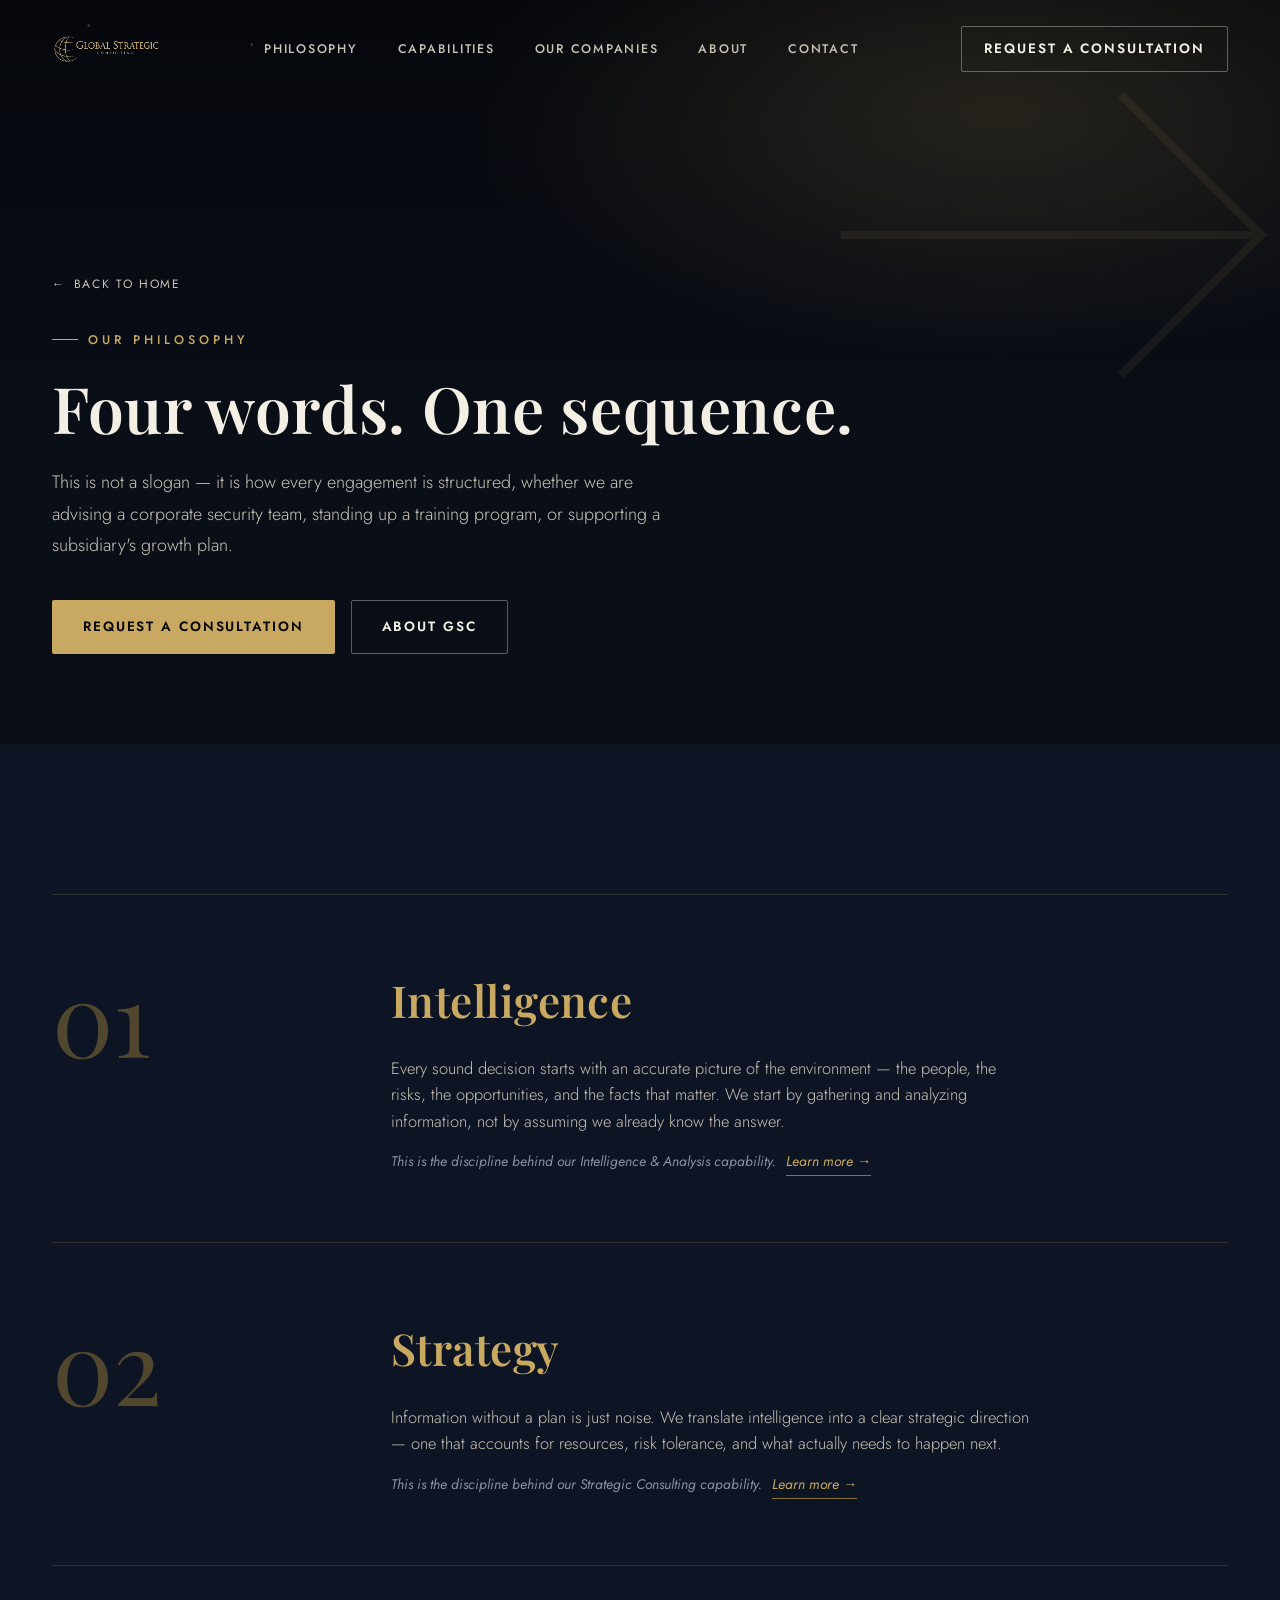
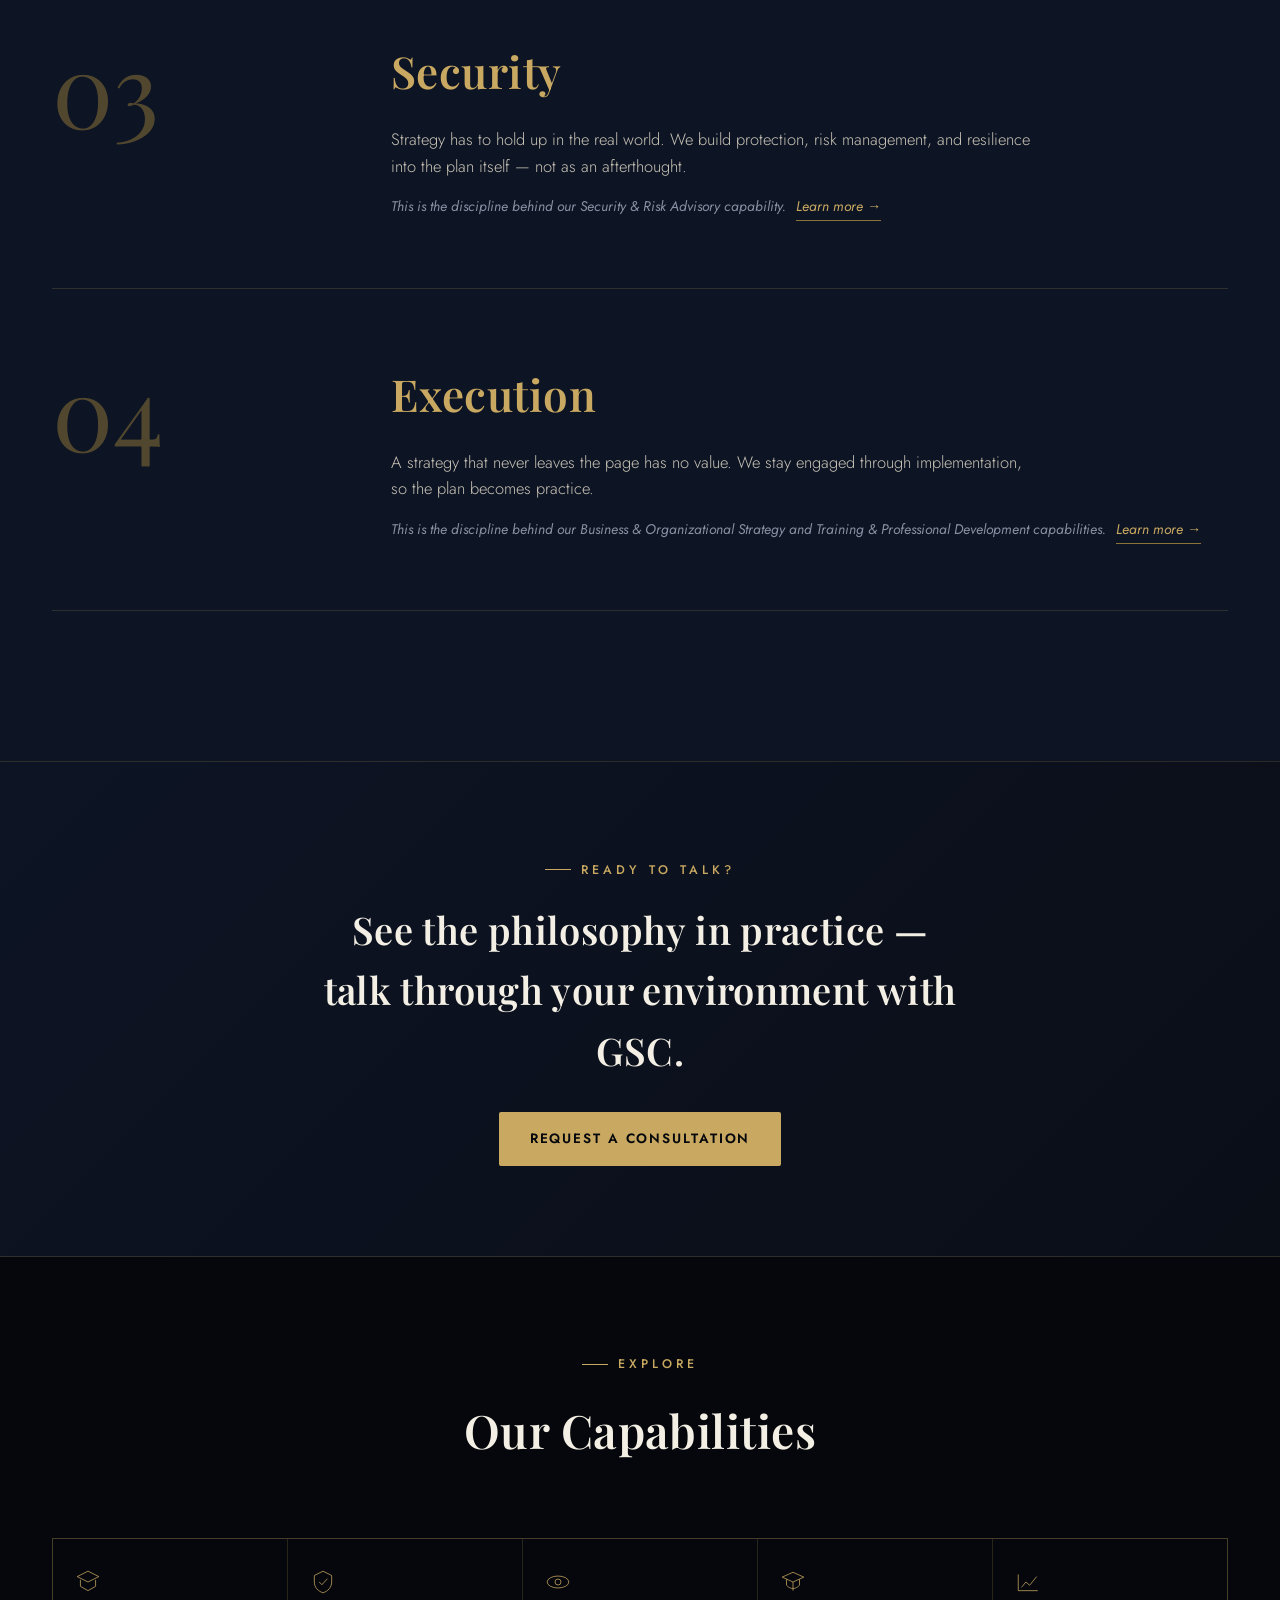
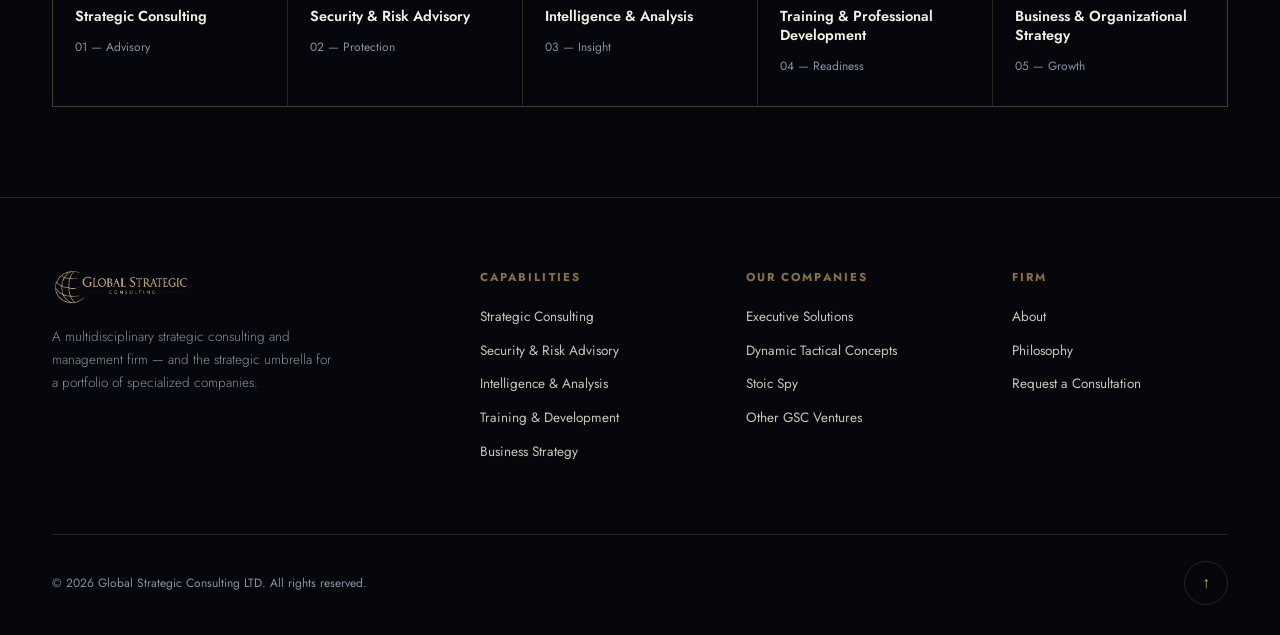
<file: philosophy.html>
<!DOCTYPE html>
<html lang="en">
<head>
<meta charset="UTF-8">
<meta name="viewport" content="width=device-width, initial-scale=1.0">
<title>Philosophy | Global Strategic Consulting</title>
<meta name="description" content="Intelligence. Strategy. Security. Execution. — the sequence behind every Global Strategic Consulting engagement.">
<link rel="preconnect" href="https://fonts.googleapis.com">
<link rel="preconnect" href="https://fonts.gstatic.com" crossorigin>
<link href="https://fonts.googleapis.com/css2?family=Playfair+Display:ital,wght@0,500;0,600;0,700;0,800;1,500&family=Jost:wght@300;400;500;600;700&display=swap" rel="stylesheet">
<link rel="stylesheet" href="assets/site.css">
</head>
<body>

<!-- ============ HEADER ============ -->
<header id="site-header">
  <div class="container">
    <nav>
      <a href="index.html" class="logotype">
        <img src="assets/img/wordmark.webp" alt="Global Strategic Consulting">
      </a>
      <div class="nav-links" id="navLinks">
        <a href="philosophy.html">Philosophy</a>
        <a href="index.html#capabilities">Capabilities</a>
        <a href="index.html#companies">Our Companies</a>
        <a href="about.html">About</a>
        <a href="index.html#contact">Contact</a>
      </div>
      <div class="nav-cta">
        <a href="index.html#contact" class="btn btn-outline" style="padding:11px 22px;">Request a Consultation</a>
        <div class="hamburger" id="hamburger"><span></span><span></span><span></span></div>
      </div>
    </nav>
  </div>
</header>

<!-- ============ PAGE HERO ============ -->
<section class="page-hero">
  <div class="page-hero-icon"><svg viewBox="0 0 48 48"><path d="M6 24 H42 M30 12 L42 24 L30 36"/></svg></div>
  <canvas id="hero-canvas" style="position:absolute;inset:0;z-index:0;opacity:0.5;"></canvas>
  <div class="container">
    <div class="breadcrumb"><a href="index.html"><span class="arrow">←</span> Back to Home</a></div>
    <div class="eyebrow" style="margin-top:34px;">Our Philosophy</div>
    <h1>Four words. One sequence.</h1>
    <p class="lede">This is not a slogan — it is how every engagement is structured, whether we are advising a corporate security team, standing up a training program, or supporting a subsidiary's growth plan.</p>
    <div class="page-hero-ctas">
      <a href="index.html#contact" class="btn btn-gold">Request a Consultation</a>
      <a href="about.html" class="btn btn-outline">About GSC</a>
    </div>
  </div>
</section>

<!-- ============ WORDS ============ -->
<section class="practice">
  <div class="container">
    
    <div class="phil-page-word reveal">
      <div class="big-num">01</div>
      <div>
        <h2>Intelligence</h2>
        <p>Every sound decision starts with an accurate picture of the environment — the people, the risks, the opportunities, and the facts that matter. We start by gathering and analyzing information, not by assuming we already know the answer.</p>
        <div class="practice-line">This is the discipline behind our Intelligence &amp; Analysis capability. <a href="intelligence-analysis.html" class="btn-ghost" style="margin-left:6px;">Learn more →</a></div>
      </div>
    </div>
    <div class="phil-page-word reveal">
      <div class="big-num">02</div>
      <div>
        <h2>Strategy</h2>
        <p>Information without a plan is just noise. We translate intelligence into a clear strategic direction — one that accounts for resources, risk tolerance, and what actually needs to happen next.</p>
        <div class="practice-line">This is the discipline behind our Strategic Consulting capability. <a href="strategic-consulting.html" class="btn-ghost" style="margin-left:6px;">Learn more →</a></div>
      </div>
    </div>
    <div class="phil-page-word reveal">
      <div class="big-num">03</div>
      <div>
        <h2>Security</h2>
        <p>Strategy has to hold up in the real world. We build protection, risk management, and resilience into the plan itself — not as an afterthought.</p>
        <div class="practice-line">This is the discipline behind our Security &amp; Risk Advisory capability. <a href="security-risk-advisory.html" class="btn-ghost" style="margin-left:6px;">Learn more →</a></div>
      </div>
    </div>
    <div class="phil-page-word reveal">
      <div class="big-num">04</div>
      <div>
        <h2>Execution</h2>
        <p>A strategy that never leaves the page has no value. We stay engaged through implementation, so the plan becomes practice.</p>
        <div class="practice-line">This is the discipline behind our Business &amp; Organizational Strategy and Training &amp; Professional Development capabilities. <a href="business-strategy.html" class="btn-ghost" style="margin-left:6px;">Learn more →</a></div>
      </div>
    </div>
  </div>
</section>

<!-- ============ CTA BAND ============ -->
<section class="cta-band">
  <div class="container">
    <div class="eyebrow">Ready to Talk?</div>
    <h2>See the philosophy in practice — talk through your environment with GSC.</h2>
    <a href="index.html#contact" class="btn btn-gold">Request a Consultation</a>
  </div>
</section>

<!-- ============ QUICK NAV ============ -->
<section class="quick-nav">
  <div class="container">
    <div class="section-head reveal">
      <div class="eyebrow">Explore</div>
      <h2>Our Capabilities</h2>
    </div>
    <div class="quick-nav-grid">
      
        <a class="quick-nav-card" href="strategic-consulting.html">
          <div class="qn-icon"><svg viewBox="0 0 48 48"><path d="M24 4 L44 14 L24 24 L4 14 Z"/><path d="M10 20 V32 L24 40 L38 32 V20"/></svg></div>
          <b>Strategic Consulting</b>
          <span>01 — Advisory</span>
        </a>

        <a class="quick-nav-card" href="security-risk-advisory.html">
          <div class="qn-icon"><svg viewBox="0 0 48 48"><path d="M24 4 L40 12 V24 C40 34 33 41 24 44 C15 41 8 34 8 24 V12 Z"/><path d="M17 24 L22 29 L32 18"/></svg></div>
          <b>Security &amp; Risk Advisory</b>
          <span>02 — Protection</span>
        </a>

        <a class="quick-nav-card" href="intelligence-analysis.html">
          <div class="qn-icon"><svg viewBox="0 0 48 48"><ellipse cx="24" cy="24" rx="20" ry="11"/><circle cx="24" cy="24" r="5.5"/></svg></div>
          <b>Intelligence &amp; Analysis</b>
          <span>03 — Insight</span>
        </a>

        <a class="quick-nav-card" href="training-development.html">
          <div class="qn-icon"><svg viewBox="0 0 48 48"><path d="M24 6 L44 15 L24 24 L4 15 Z"/><path d="M12 19 V30 C12 30 17 36 24 36 C31 36 36 30 36 30 V19"/><path d="M24 24 V40"/></svg></div>
          <b>Training &amp; Professional Development</b>
          <span>04 — Readiness</span>
        </a>

        <a class="quick-nav-card" href="business-strategy.html">
          <div class="qn-icon"><svg viewBox="0 0 48 48"><path d="M6 40 V10 M6 40 H42"/><path d="M12 34 L20 24 L27 30 L40 14"/></svg></div>
          <b>Business &amp; Organizational Strategy</b>
          <span>05 — Growth</span>
        </a>
    </div>
  </div>
</section>

<!-- ============ FOOTER ============ -->
<footer>
  <div class="container">
    <div class="footer-grid">
      <div class="footer-brand">
        <a href="index.html" class="logotype">
          <img src="assets/img/wordmark.webp" alt="Global Strategic Consulting">
        </a>
        <p>A multidisciplinary strategic consulting and management firm — and the strategic umbrella for a portfolio of specialized companies.</p>
      </div>
      <div class="footer-col">
        <h5>Capabilities</h5>
        <a href="strategic-consulting.html">Strategic Consulting</a>
        <a href="security-risk-advisory.html">Security &amp; Risk Advisory</a>
        <a href="intelligence-analysis.html">Intelligence &amp; Analysis</a>
        <a href="training-development.html">Training &amp; Development</a>
        <a href="business-strategy.html">Business Strategy</a>
      </div>
      <div class="footer-col">
        <h5>Our Companies</h5>
        <a href="executive-solutions.html">Executive Solutions</a>
        <a href="https://dynamictacticalconcepts.com" target="_blank" rel="noopener">Dynamic Tactical Concepts</a>
        <a href="index.html#companies-stoicspy">Stoic Spy</a>
        <a href="index.html#companies">Other GSC Ventures</a>
      </div>
      <div class="footer-col">
        <h5>Firm</h5>
        <a href="about.html">About</a>
        <a href="philosophy.html">Philosophy</a>
        <a href="index.html#contact">Request a Consultation</a>
      </div>
    </div>
    <div class="footer-bottom">
      <p>© <span id="year"></span> Global Strategic Consulting LTD. All rights reserved.</p>
      <div class="back-top" id="backTop">↑</div>
    </div>
  </div>
</footer>

<script src="assets/site.js"></script>
</body>
</html>
</file>
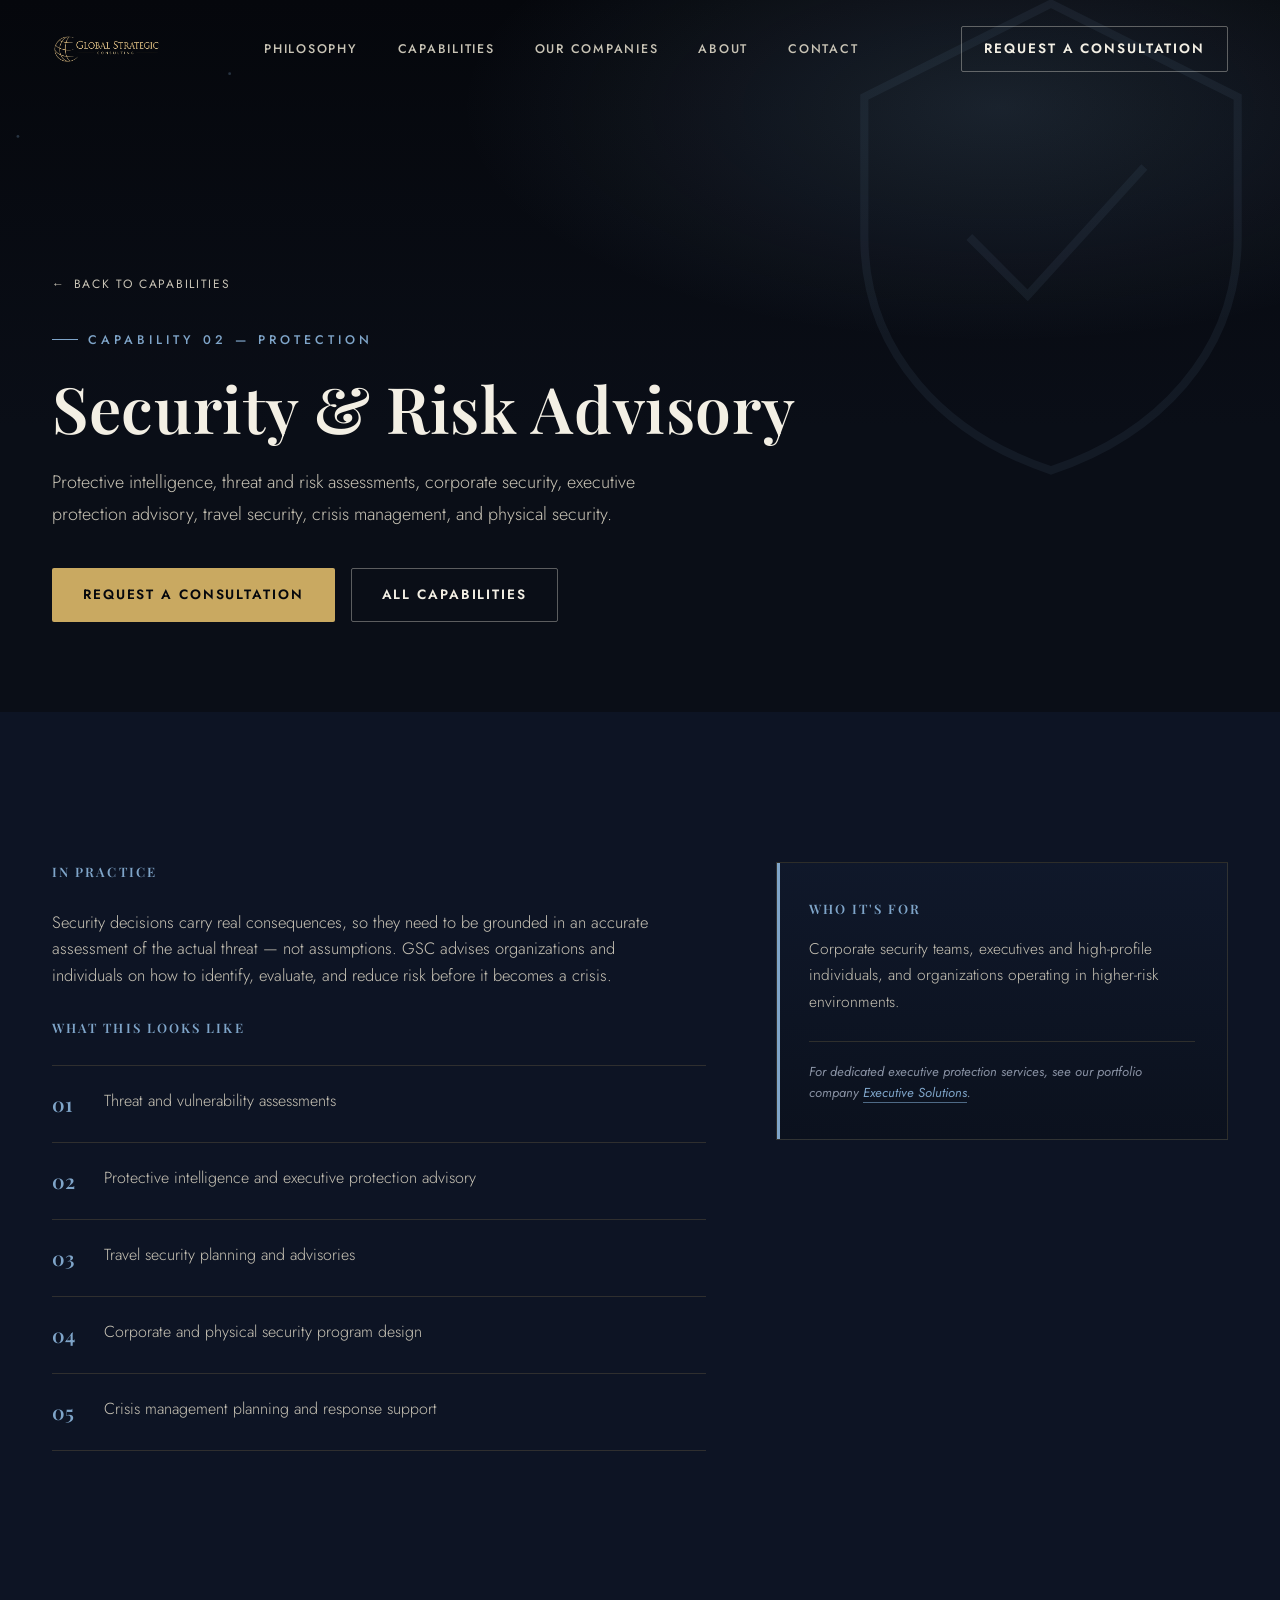
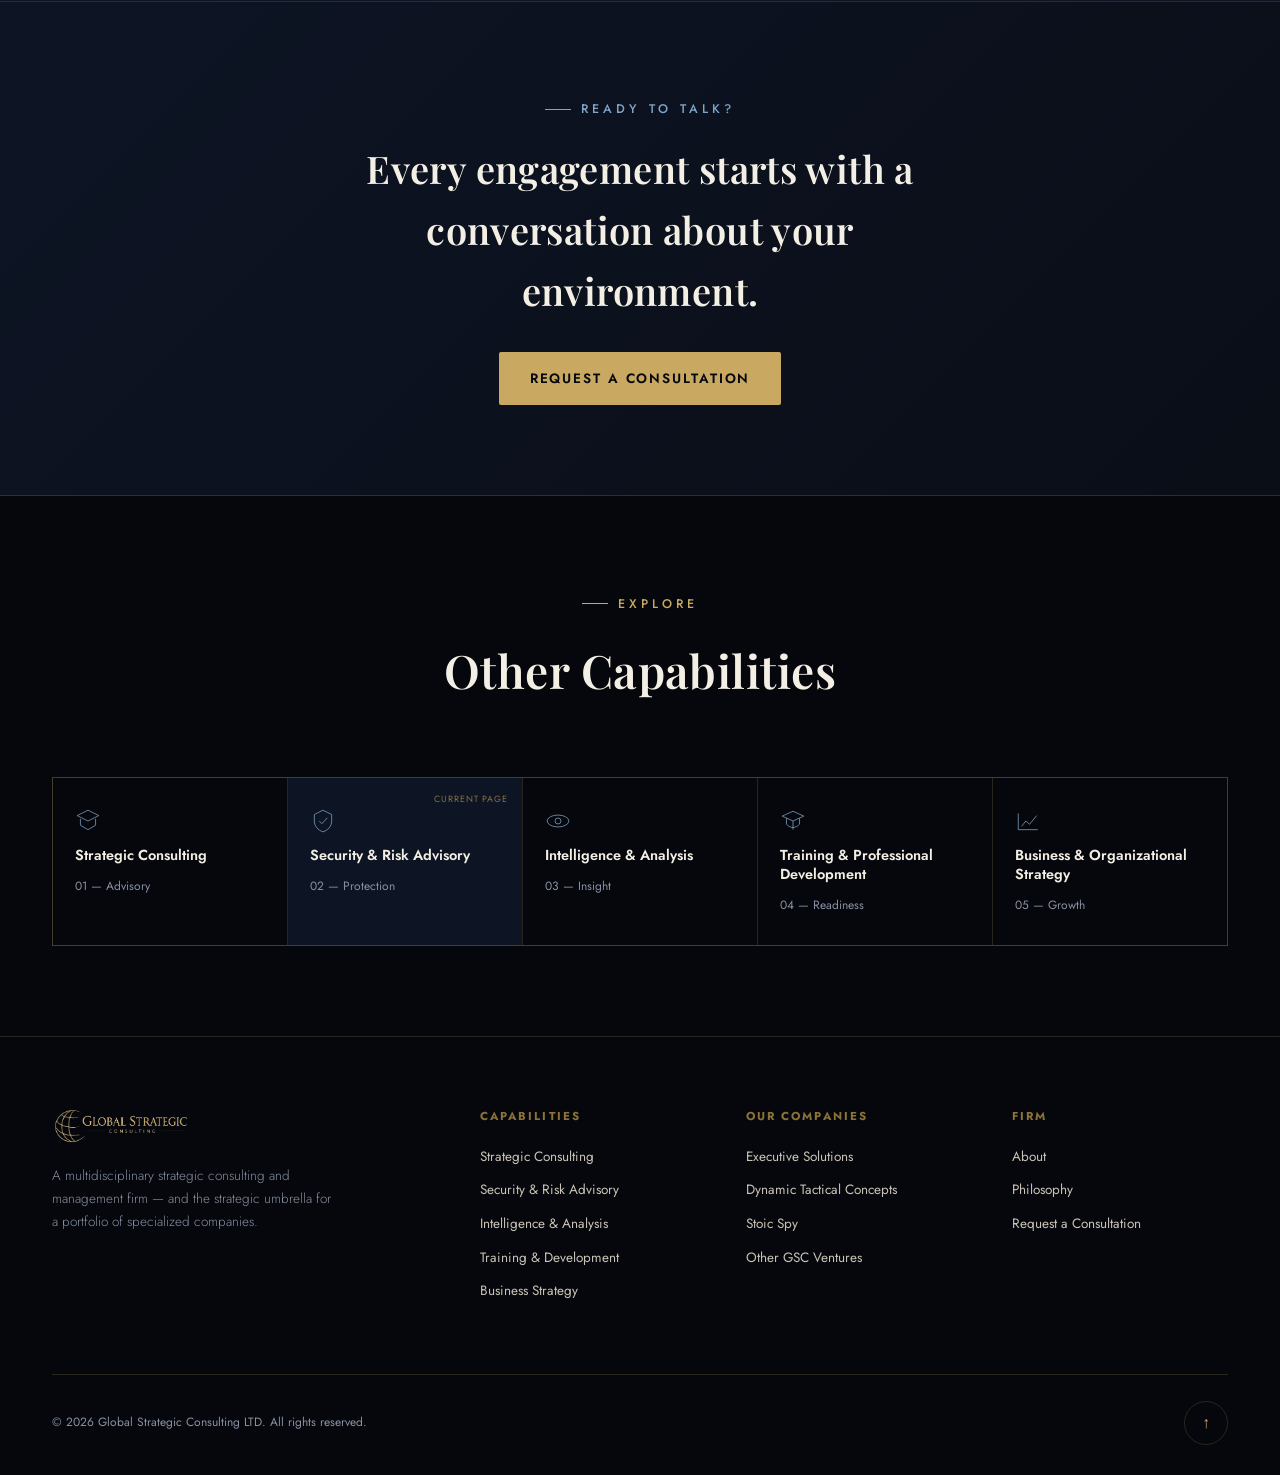
<file: security-risk-advisory.html>
<!DOCTYPE html>
<html lang="en">
<head>
<meta charset="UTF-8">
<meta name="viewport" content="width=device-width, initial-scale=1.0">
<title>Security & Risk Advisory | Global Strategic Consulting</title>
<meta name="description" content="Protective intelligence, threat and risk assessments, corporate security, executive protection advisory, travel security, crisis management, and physical security.">
<link rel="preconnect" href="https://fonts.googleapis.com">
<link rel="preconnect" href="https://fonts.gstatic.com" crossorigin>
<link href="https://fonts.googleapis.com/css2?family=Playfair+Display:ital,wght@0,500;0,600;0,700;0,800;1,500&family=Jost:wght@300;400;500;600;700&display=swap" rel="stylesheet">
<link rel="stylesheet" href="assets/site.css">
</head>
<body data-theme="security">

<!-- ============ HEADER ============ -->
<header id="site-header">
  <div class="container">
    <nav>
      <a href="index.html" class="logotype">
        <img src="assets/img/wordmark.webp" alt="Global Strategic Consulting">
      </a>
      <div class="nav-links" id="navLinks">
        <a href="philosophy.html">Philosophy</a>
        <a href="index.html#capabilities">Capabilities</a>
        <a href="index.html#companies">Our Companies</a>
        <a href="about.html">About</a>
        <a href="index.html#contact">Contact</a>
      </div>
      <div class="nav-cta">
        <a href="index.html#contact" class="btn btn-outline" style="padding:11px 22px;">Request a Consultation</a>
        <div class="hamburger" id="hamburger"><span></span><span></span><span></span></div>
      </div>
    </nav>
  </div>
</header>

<!-- ============ PAGE HERO ============ -->
<section class="page-hero">
  <div class="page-hero-icon"><svg viewBox="0 0 48 48"><path d="M24 4 L40 12 V24 C40 34 33 41 24 44 C15 41 8 34 8 24 V12 Z"/><path d="M17 24 L22 29 L32 18"/></svg></div>
  <canvas id="hero-canvas" data-color="127,165,201" style="position:absolute;inset:0;z-index:0;opacity:0.5;"></canvas>
  <div class="container">
    <div class="breadcrumb"><a href="index.html#capabilities"><span class="arrow">←</span> Back to Capabilities</a></div>
    <div class="eyebrow" style="margin-top:34px;">Capability 02 — Protection</div>
    <h1>Security &amp; Risk Advisory</h1>
    <p class="lede">Protective intelligence, threat and risk assessments, corporate security, executive protection advisory, travel security, crisis management, and physical security.</p>
    <div class="page-hero-ctas">
      <a href="index.html#contact" class="btn btn-gold">Request a Consultation</a>
      <a href="index.html#capabilities" class="btn btn-outline">All Capabilities</a>
    </div>
  </div>
</section>

<!-- ============ PRACTICE ============ -->
<section class="practice">
  <div class="container">
    <div class="practice-grid">
      <div class="practice-list reveal">
        <h3>In Practice</h3>
        <p style="color:var(--cream-dim);font-weight:300;font-size:16.5px;margin-bottom:30px;max-width:600px;">Security decisions carry real consequences, so they need to be grounded in an accurate assessment of the actual threat — not assumptions. GSC advises organizations and individuals on how to identify, evaluate, and reduce risk before it becomes a crisis.</p>
        <h3>What This Looks Like</h3>
        <ul>
          <li><span class="num">01</span><span>Threat and vulnerability assessments</span></li>
<li><span class="num">02</span><span>Protective intelligence and executive protection advisory</span></li>
<li><span class="num">03</span><span>Travel security planning and advisories</span></li>
<li><span class="num">04</span><span>Corporate and physical security program design</span></li>
<li><span class="num">05</span><span>Crisis management planning and response support</span></li>
        </ul>
      </div>
      <div class="who-card reveal reveal-delay-1">
        <h3>Who It's For</h3>
        <p>Corporate security teams, executives and high-profile individuals, and organizations operating in higher-risk environments.</p>
        <div class="note">For dedicated executive protection services, see our portfolio company <a href="executive-solutions.html">Executive Solutions</a>.</div>
      </div>
    </div>
  </div>
</section>

<!-- ============ CTA BAND ============ -->
<section class="cta-band">
  <div class="container">
    <div class="eyebrow">Ready to Talk?</div>
    <h2>Every engagement starts with a conversation about your environment.</h2>
    <a href="index.html#contact" class="btn btn-gold">Request a Consultation</a>
  </div>
</section>

<!-- ============ QUICK NAV ============ -->
<section class="quick-nav">
  <div class="container">
    <div class="section-head reveal">
      <div class="eyebrow">Explore</div>
      <h2>Other Capabilities</h2>
    </div>
    <div class="quick-nav-grid">
      
        <a class="quick-nav-card" href="strategic-consulting.html">
          <div class="qn-icon"><svg viewBox="0 0 48 48"><path d="M24 4 L44 14 L24 24 L4 14 Z"/><path d="M10 20 V32 L24 40 L38 32 V20"/></svg></div>
          <b>Strategic Consulting</b>
          <span>01 — Advisory</span>
        </a>

        <div class="quick-nav-card is-current">
          <div class="qn-icon"><svg viewBox="0 0 48 48"><path d="M24 4 L40 12 V24 C40 34 33 41 24 44 C15 41 8 34 8 24 V12 Z"/><path d="M17 24 L22 29 L32 18"/></svg></div>
          <b>Security &amp; Risk Advisory</b>
          <span>02 — Protection</span>
        </div>

        <a class="quick-nav-card" href="intelligence-analysis.html">
          <div class="qn-icon"><svg viewBox="0 0 48 48"><ellipse cx="24" cy="24" rx="20" ry="11"/><circle cx="24" cy="24" r="5.5"/></svg></div>
          <b>Intelligence &amp; Analysis</b>
          <span>03 — Insight</span>
        </a>

        <a class="quick-nav-card" href="training-development.html">
          <div class="qn-icon"><svg viewBox="0 0 48 48"><path d="M24 6 L44 15 L24 24 L4 15 Z"/><path d="M12 19 V30 C12 30 17 36 24 36 C31 36 36 30 36 30 V19"/><path d="M24 24 V40"/></svg></div>
          <b>Training &amp; Professional Development</b>
          <span>04 — Readiness</span>
        </a>

        <a class="quick-nav-card" href="business-strategy.html">
          <div class="qn-icon"><svg viewBox="0 0 48 48"><path d="M6 40 V10 M6 40 H42"/><path d="M12 34 L20 24 L27 30 L40 14"/></svg></div>
          <b>Business &amp; Organizational Strategy</b>
          <span>05 — Growth</span>
        </a>
    </div>
  </div>
</section>

<!-- ============ FOOTER ============ -->
<footer>
  <div class="container">
    <div class="footer-grid">
      <div class="footer-brand">
        <a href="index.html" class="logotype">
          <img src="assets/img/wordmark.webp" alt="Global Strategic Consulting">
        </a>
        <p>A multidisciplinary strategic consulting and management firm — and the strategic umbrella for a portfolio of specialized companies.</p>
      </div>
      <div class="footer-col">
        <h5>Capabilities</h5>
        <a href="strategic-consulting.html">Strategic Consulting</a>
        <a href="security-risk-advisory.html">Security &amp; Risk Advisory</a>
        <a href="intelligence-analysis.html">Intelligence &amp; Analysis</a>
        <a href="training-development.html">Training &amp; Development</a>
        <a href="business-strategy.html">Business Strategy</a>
      </div>
      <div class="footer-col">
        <h5>Our Companies</h5>
        <a href="executive-solutions.html">Executive Solutions</a>
        <a href="https://dynamictacticalconcepts.com" target="_blank" rel="noopener">Dynamic Tactical Concepts</a>
        <a href="index.html#companies-stoicspy">Stoic Spy</a>
        <a href="index.html#companies">Other GSC Ventures</a>
      </div>
      <div class="footer-col">
        <h5>Firm</h5>
        <a href="about.html">About</a>
        <a href="philosophy.html">Philosophy</a>
        <a href="index.html#contact">Request a Consultation</a>
      </div>
    </div>
    <div class="footer-bottom">
      <p>© <span id="year"></span> Global Strategic Consulting LTD. All rights reserved.</p>
      <div class="back-top" id="backTop">↑</div>
    </div>
  </div>
</footer>

<script src="assets/site.js"></script>
</body>
</html>
</file>
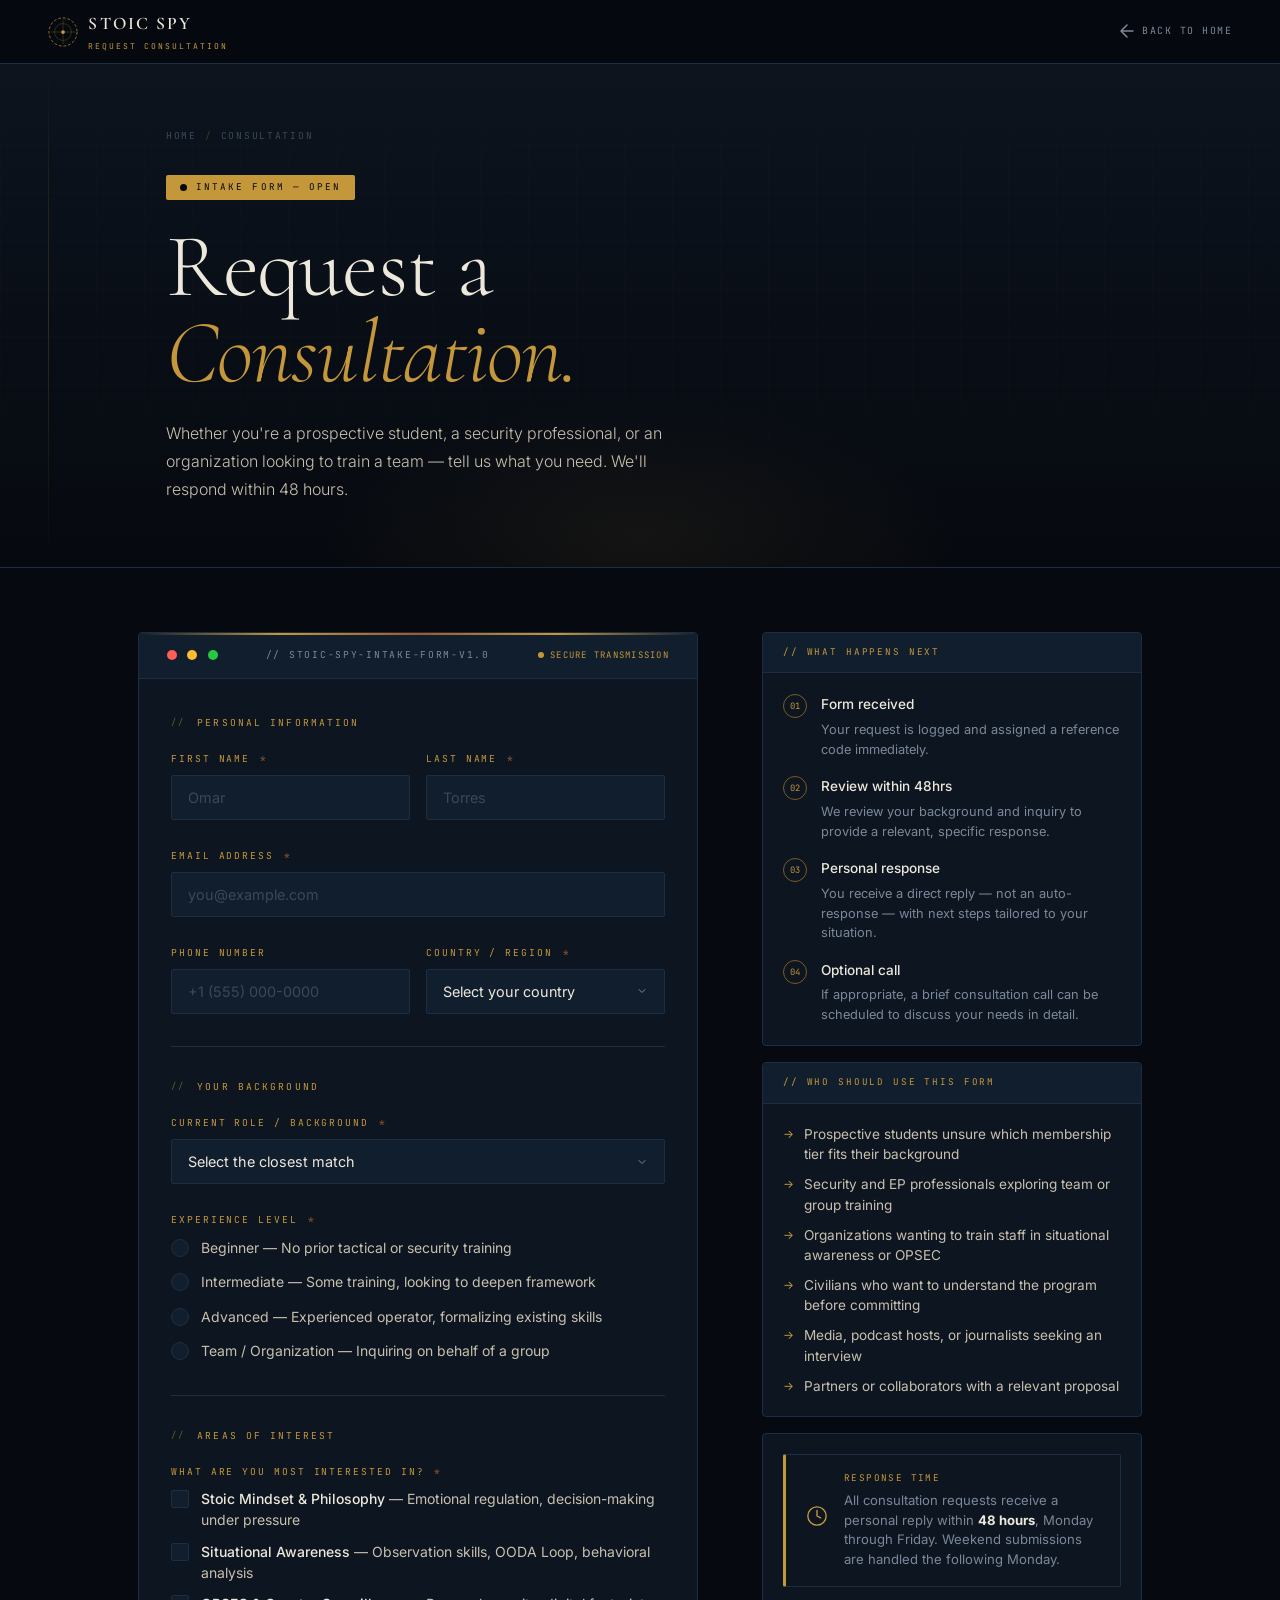
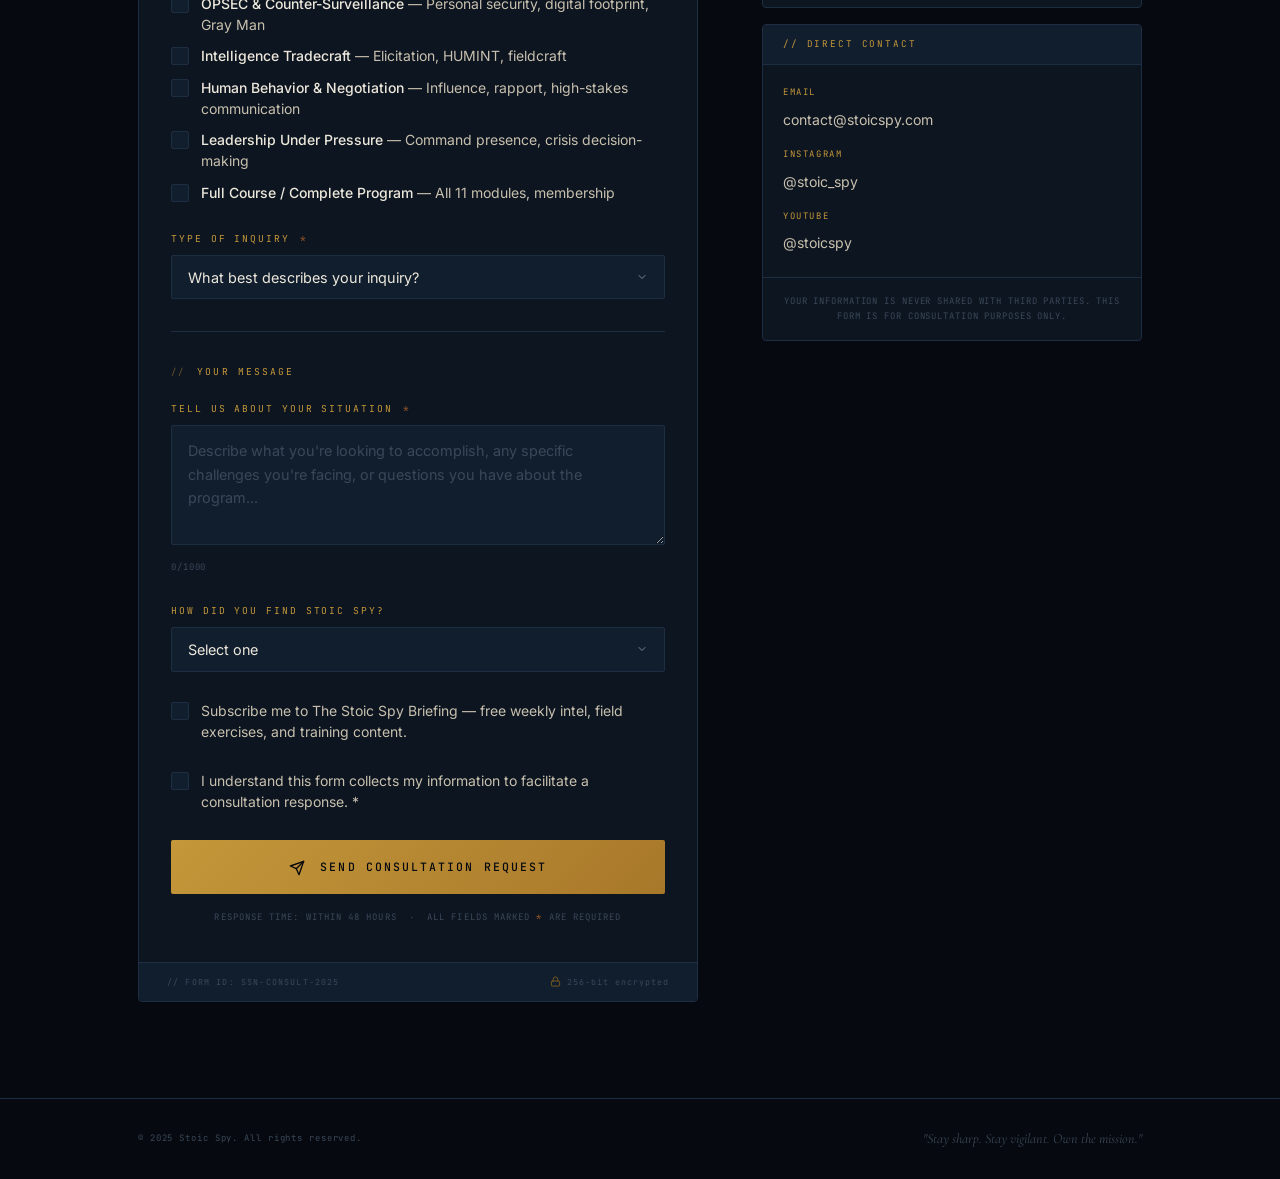
<file: stoic-spy-consultation.html>
<!DOCTYPE html>
<html lang="en">
<head>
<meta charset="UTF-8"/>
<meta name="viewport" content="width=device-width,initial-scale=1"/>
<title>Request Consultation — Stoic Spy</title>
<link rel="preconnect" href="https://fonts.googleapis.com"/>
<link rel="preconnect" href="https://fonts.gstatic.com" crossorigin/>
<link href="https://fonts.googleapis.com/css2?family=Cormorant+Garamond:ital,wght@0,300;0,400;0,600;0,700;1,300;1,400&family=Inter:wght@300;400;500;600&family=JetBrains+Mono:wght@400;500&display=swap" rel="stylesheet"/>
<style>
/* ── RESET ── */
*,*::before,*::after{box-sizing:border-box;margin:0;padding:0}
html{scroll-behavior:smooth}
body{background:#06090F;color:#EDE8DC;font-family:'Inter',system-ui,sans-serif;font-size:16px;line-height:1.7;-webkit-font-smoothing:antialiased;min-height:100vh;overflow-x:hidden}
::selection{background:#C4973A;color:#06090F}
a{color:inherit;text-decoration:none}
button{cursor:pointer;border:none;background:none;font:inherit}

/* ── TOKENS ── */
:root{
  --void:#06090F;
  --navy:#0D1520;
  --navy-mid:#111E2E;
  --navy-light:#1A2C42;
  --navy-border:#1E2E42;
  --gold:#C4973A;
  --gold-bright:#E2B44A;
  --gold-dim:#7A5C20;
  --copper:#A05A28;
  --cream:#EDE8DC;
  --cream-dim:#C8C0AE;
  --muted:#7A8899;
  --muted-dark:#3A4858;
  --error:#C0392B;
  --success:#1A8C5A;
  --font-display:'Cormorant Garamond',Georgia,serif;
  --font-body:'Inter',system-ui,sans-serif;
  --font-mono:'JetBrains Mono',monospace;
  --ease-out:cubic-bezier(0.22,1,0.36,1);
  --gutter:clamp(1.25rem,5vw,3rem);
  --max-w:1100px;
}

/* ── NAV ── */
#nav{
  position:fixed;top:0;left:0;right:0;z-index:100;
  padding:0 var(--gutter);height:64px;
  display:flex;align-items:center;justify-content:space-between;
  background:rgba(6,9,15,0.94);backdrop-filter:blur(16px);
  border-bottom:1px solid var(--navy-border);
}
.nav-logo{display:flex;align-items:center;gap:0.65rem}
.nav-logo-main{font-family:var(--font-display);font-size:1.1rem;font-weight:600;letter-spacing:0.12em;color:var(--cream);text-transform:uppercase}
.nav-logo-sub{font-family:var(--font-mono);font-size:0.5rem;letter-spacing:0.25em;color:var(--gold);text-transform:uppercase;margin-top:1px;display:block}
.nav-back{font-family:var(--font-mono);font-size:0.62rem;letter-spacing:0.15em;text-transform:uppercase;color:var(--muted);display:flex;align-items:center;gap:0.5rem;transition:color 0.2s}
.nav-back:hover{color:var(--cream)}
.nav-back svg{transition:transform 0.2s}
.nav-back:hover svg{transform:translateX(-3px)}

/* ── PAGE HERO ── */
.page-hero{
  padding-top:64px;
  position:relative;
  overflow:hidden;
  border-bottom:1px solid var(--navy-border);
}
.page-hero-bg{
  position:absolute;inset:0;
  background:linear-gradient(to bottom,var(--navy) 0%,var(--void) 100%);
}
.page-hero-bg::before{
  content:'';position:absolute;inset:0;
  background-image:
    linear-gradient(rgba(196,151,58,0.04) 1px,transparent 1px),
    linear-gradient(90deg,rgba(196,151,58,0.04) 1px,transparent 1px);
  background-size:48px 48px;
  mask-image:linear-gradient(to bottom,transparent,rgba(0,0,0,0.5) 30%,rgba(0,0,0,0.5) 70%,transparent);
}
.page-hero-glow{
  position:absolute;bottom:-120px;left:50%;transform:translateX(-50%);
  width:700px;height:300px;border-radius:50%;
  background:radial-gradient(ellipse,rgba(196,151,58,0.07) 0%,transparent 65%);
}
.page-hero-rule{position:absolute;left:var(--gutter);top:64px;bottom:0;width:1px;background:linear-gradient(to bottom,transparent,var(--gold-dim),transparent);opacity:0.35}
.page-hero-inner{position:relative;z-index:2;padding:4rem var(--gutter) 4rem calc(var(--gutter) + 28px);max-width:var(--max-w);margin:0 auto}
.breadcrumb{display:flex;align-items:center;gap:0.5rem;font-family:var(--font-mono);font-size:0.6rem;letter-spacing:0.18em;color:var(--muted-dark);text-transform:uppercase;margin-bottom:1.75rem}
.breadcrumb a{color:var(--muted-dark);transition:color 0.2s}.breadcrumb a:hover{color:var(--gold)}
.breadcrumb-sep{color:var(--gold-dim);opacity:0.5}
.page-tag{display:inline-flex;align-items:center;gap:0.6rem;font-family:var(--font-mono);font-size:0.58rem;letter-spacing:0.22em;text-transform:uppercase;color:var(--void);background:var(--gold);padding:0.3rem 0.85rem;border-radius:2px;margin-bottom:1.5rem}
.status-dot{width:7px;height:7px;border-radius:50%;background:var(--void);animation:pulse 2.5s ease-in-out infinite;flex-shrink:0}
@keyframes pulse{0%,100%{opacity:1}50%{opacity:0.5}}
.page-hero-title{font-family:var(--font-display);font-size:clamp(3rem,7vw,6rem);font-weight:300;line-height:0.95;letter-spacing:-0.01em;color:var(--cream);margin-bottom:1.5rem}
.page-hero-title em{font-style:italic;color:var(--gold)}
.page-hero-sub{font-size:1rem;font-weight:300;color:var(--cream-dim);max-width:520px;line-height:1.75}

/* ── MAIN LAYOUT ── */
.page-body{max-width:var(--max-w);margin:0 auto;padding:4rem var(--gutter) 6rem;display:grid;grid-template-columns:1fr 380px;gap:4rem;align-items:start}
@media(max-width:900px){.page-body{grid-template-columns:1fr;gap:3rem}}

/* ── FORM ── */
.form-container{
  background:var(--navy);
  border:1px solid var(--navy-border);
  border-radius:4px;
  overflow:hidden;
  position:relative;
}
.form-container::before{
  content:'';position:absolute;top:0;left:0;right:0;height:2px;
  background:linear-gradient(90deg,transparent,var(--gold),var(--copper),var(--gold),transparent);
}

/* Terminal header */
.form-header{
  background:var(--navy-mid);
  border-bottom:1px solid var(--navy-border);
  padding:0.9rem 1.75rem;
  display:flex;align-items:center;justify-content:space-between;
}
.form-header-left{display:flex;align-items:center;gap:0.65rem}
.fh-dot{width:10px;height:10px;border-radius:50%}
.fh-dot-r{background:#FF5F57}.fh-dot-a{background:#FEBC2E}.fh-dot-g{background:#28C840}
.form-header-title{font-family:var(--font-mono);font-size:0.6rem;letter-spacing:0.18em;color:var(--muted);text-transform:uppercase}
.form-header-status{font-family:var(--font-mono);font-size:0.56rem;letter-spacing:0.14em;color:var(--gold);text-transform:uppercase;display:flex;align-items:center;gap:0.4rem}
.form-status-dot{width:6px;height:6px;border-radius:50%;background:var(--gold);animation:pulse 2s ease-in-out infinite}

.form-body{padding:2.25rem 2rem}

/* Field groups */
.field-group{margin-bottom:1.75rem}
.field-row{display:grid;grid-template-columns:1fr 1fr;gap:1rem}
@media(max-width:600px){.field-row{grid-template-columns:1fr}}

.field-label{
  display:block;
  font-family:var(--font-mono);
  font-size:0.6rem;
  letter-spacing:0.2em;
  text-transform:uppercase;
  color:var(--gold);
  margin-bottom:0.5rem;
}
.field-label .req{color:var(--copper);margin-left:2px}

.field-input,
.field-select,
.field-textarea{
  width:100%;
  background:var(--navy-mid);
  border:1px solid var(--navy-border);
  border-radius:2px;
  padding:0.8rem 1rem;
  color:var(--cream);
  font-family:var(--font-body);
  font-size:0.9rem;
  outline:none;
  transition:border-color 0.25s, box-shadow 0.25s, background 0.25s;
  appearance:none;
  -webkit-appearance:none;
}
.field-input::placeholder,.field-textarea::placeholder{color:var(--muted-dark)}
.field-input:focus,.field-select:focus,.field-textarea:focus{
  border-color:var(--gold-dim);
  background:var(--navy-light);
  box-shadow:0 0 0 3px rgba(196,151,58,0.08);
}
.field-input.error,.field-select.error,.field-textarea.error{
  border-color:var(--error);
  box-shadow:0 0 0 3px rgba(192,57,43,0.1);
}
.field-error{
  font-family:var(--font-mono);
  font-size:0.58rem;
  letter-spacing:0.1em;
  color:var(--error);
  margin-top:0.4rem;
  display:none;
}
.field-error.show{display:block}

.field-select{
  background-image:url("data:image/svg+xml,%3Csvg xmlns='http://www.w3.org/2000/svg' width='12' height='12' viewBox='0 0 24 24' fill='none' stroke='%237A8899' stroke-width='2' stroke-linecap='round' stroke-linejoin='round'%3E%3Cpolyline points='6 9 12 15 18 9'%3E%3C/polyline%3E%3C/svg%3E");
  background-repeat:no-repeat;
  background-position:right 1rem center;
  padding-right:2.5rem;
  cursor:pointer;
}
.field-select option{background:var(--navy-mid);color:var(--cream)}

.field-textarea{resize:vertical;min-height:120px;line-height:1.65}

/* Checkboxes */
.check-group{display:flex;flex-direction:column;gap:0.65rem}
.check-item{display:flex;align-items:flex-start;gap:0.75rem;cursor:pointer}
.check-item input[type="checkbox"]{
  flex-shrink:0;
  width:18px;height:18px;
  appearance:none;-webkit-appearance:none;
  background:var(--navy-mid);
  border:1px solid var(--navy-border);
  border-radius:2px;
  margin-top:2px;
  cursor:pointer;
  transition:all 0.2s;
  position:relative;
}
.check-item input[type="checkbox"]:checked{
  background:var(--gold);
  border-color:var(--gold);
}
.check-item input[type="checkbox"]:checked::after{
  content:'';
  position:absolute;
  left:5px;top:2px;
  width:6px;height:9px;
  border:2px solid var(--void);
  border-top:none;border-left:none;
  transform:rotate(45deg);
}
.check-item input[type="checkbox"]:focus{box-shadow:0 0 0 3px rgba(196,151,58,0.12)}
.check-label{font-size:0.875rem;color:var(--cream-dim);line-height:1.5;user-select:none}
.check-label strong{color:var(--cream);font-weight:500}

/* Radio group */
.radio-group{display:flex;flex-direction:column;gap:0.65rem}
.radio-item{display:flex;align-items:center;gap:0.75rem;cursor:pointer}
.radio-item input[type="radio"]{
  flex-shrink:0;
  width:18px;height:18px;
  appearance:none;-webkit-appearance:none;
  background:var(--navy-mid);
  border:1px solid var(--navy-border);
  border-radius:50%;
  cursor:pointer;
  transition:all 0.2s;
  position:relative;
}
.radio-item input[type="radio"]:checked{border-color:var(--gold)}
.radio-item input[type="radio"]:checked::after{
  content:'';
  position:absolute;
  inset:4px;
  border-radius:50%;
  background:var(--gold);
}
.radio-item input[type="radio"]:focus{box-shadow:0 0 0 3px rgba(196,151,58,0.12)}
.radio-label{font-size:0.875rem;color:var(--cream-dim);user-select:none}

/* Divider */
.form-divider{
  border:none;
  border-top:1px solid var(--navy-border);
  margin:2rem 0;
}
.form-section-title{
  font-family:var(--font-mono);
  font-size:0.6rem;
  letter-spacing:0.22em;
  text-transform:uppercase;
  color:var(--gold);
  margin-bottom:1.25rem;
  display:flex;
  align-items:center;
  gap:0.75rem;
}
.form-section-title::before{content:'//';opacity:0.5;font-size:0.55rem}

/* Character counter */
.field-meta{display:flex;justify-content:space-between;margin-top:0.4rem}
.char-count{font-family:var(--font-mono);font-size:0.56rem;letter-spacing:0.1em;color:var(--muted-dark)}

/* Submit button */
.submit-btn{
  width:100%;
  display:flex;align-items:center;justify-content:center;gap:0.75rem;
  font-family:var(--font-mono);font-size:0.72rem;font-weight:500;
  letter-spacing:0.18em;text-transform:uppercase;
  color:var(--void);
  background:linear-gradient(135deg,var(--gold) 0%,#A8782A 100%);
  padding:1.1rem 2rem;
  border-radius:2px;
  transition:all 0.35s var(--ease-out);
  position:relative;overflow:hidden;
  border:none;cursor:pointer;
  margin-top:0.5rem;
}
.submit-btn::before{
  content:'';position:absolute;inset:0;
  background:linear-gradient(135deg,rgba(255,255,255,0.15) 0%,transparent 60%);
  opacity:0;transition:opacity 0.3s;
}
.submit-btn:hover{box-shadow:0 0 30px 6px rgba(196,151,58,0.25);transform:translateY(-1px)}
.submit-btn:hover::before{opacity:1}
.submit-btn:active{transform:translateY(0)}
.submit-btn:disabled{opacity:0.5;cursor:not-allowed;transform:none;box-shadow:none}
.submit-btn.loading .btn-text{opacity:0}
.submit-btn.loading .btn-spinner{display:block}
.btn-spinner{display:none;width:18px;height:18px;border:2px solid rgba(6,9,15,0.3);border-top-color:var(--void);border-radius:50%;animation:spin 0.7s linear infinite;position:absolute}
@keyframes spin{to{transform:rotate(360deg)}}

.form-footer-note{
  font-family:var(--font-mono);
  font-size:0.56rem;letter-spacing:0.12em;
  color:var(--muted-dark);text-transform:uppercase;
  text-align:center;margin-top:1rem;
}

/* Form footer bar */
.form-footer-bar{
  background:var(--navy-mid);
  border-top:1px solid var(--navy-border);
  padding:0.75rem 1.75rem;
  display:flex;align-items:center;justify-content:space-between;
}
.form-footer-code{font-family:var(--font-mono);font-size:0.52rem;letter-spacing:0.14em;color:var(--muted-dark);text-transform:uppercase}
.form-enc{font-family:var(--font-mono);font-size:0.52rem;letter-spacing:0.12em;color:var(--muted-dark);display:flex;align-items:center;gap:0.4rem}
.form-enc svg{color:var(--gold-dim)}

/* ── SUCCESS STATE ── */
.success-state{
  display:none;
  padding:4rem 2rem;
  text-align:center;
}
.success-state.show{display:block}
.form-fields.hide{display:none}
.success-icon{
  width:64px;height:64px;
  border:1px solid var(--gold-dim);
  border-radius:50%;
  display:flex;align-items:center;justify-content:center;
  margin:0 auto 1.5rem;
  color:var(--gold);
  animation:success-pop 0.5s var(--ease-out);
}
@keyframes success-pop{from{transform:scale(0.7);opacity:0}to{transform:scale(1);opacity:1}}
.success-title{font-family:var(--font-display);font-size:1.75rem;font-weight:600;color:var(--cream);margin-bottom:0.75rem}
.success-sub{font-size:0.9rem;color:var(--muted);line-height:1.75;max-width:320px;margin:0 auto 2rem}
.success-code{font-family:var(--font-mono);font-size:0.6rem;letter-spacing:0.18em;color:var(--gold-dim);text-transform:uppercase}

/* ── SIDEBAR ── */
.sidebar{}
.sidebar-card{
  background:var(--navy);
  border:1px solid var(--navy-border);
  border-radius:4px;
  overflow:hidden;
  margin-bottom:1rem;
}
.sidebar-card-header{
  background:var(--navy-mid);
  border-bottom:1px solid var(--navy-border);
  padding:0.75rem 1.25rem;
  font-family:var(--font-mono);font-size:0.58rem;letter-spacing:0.2em;color:var(--gold);text-transform:uppercase;
}
.sidebar-card-body{padding:1.25rem}

/* What to expect */
.expect-list{display:flex;flex-direction:column;gap:1rem}
.expect-item{display:flex;gap:0.85rem;align-items:flex-start}
.expect-num{
  width:24px;height:24px;border-radius:50%;
  border:1px solid var(--gold-dim);
  display:flex;align-items:center;justify-content:center;
  font-family:var(--font-mono);font-size:0.55rem;color:var(--gold);
  flex-shrink:0;margin-top:1px;
}
.expect-text{}
.expect-title{font-size:0.85rem;font-weight:500;color:var(--cream);margin-bottom:0.2rem}
.expect-sub{font-size:0.8rem;color:var(--muted);line-height:1.55}

/* Who this is for */
.for-list{display:flex;flex-direction:column;gap:0.6rem}
.for-item{display:flex;align-items:flex-start;gap:0.65rem;font-size:0.85rem;color:var(--cream-dim);line-height:1.5}
.for-item::before{content:'→';color:var(--gold);font-size:0.72rem;flex-shrink:0;margin-top:2px}

/* Response time */
.response-box{
  border:1px solid var(--navy-border);
  border-left:3px solid var(--gold);
  border-radius:2px;
  padding:1rem 1.25rem;
  display:flex;align-items:center;gap:1rem;
}
.response-icon{color:var(--gold);flex-shrink:0}
.response-text{}
.response-title{font-family:var(--font-mono);font-size:0.58rem;letter-spacing:0.15em;color:var(--gold);text-transform:uppercase;margin-bottom:0.25rem}
.response-sub{font-size:0.82rem;color:var(--muted);line-height:1.5}

/* Privacy note */
.privacy-note{
  font-family:var(--font-mono);
  font-size:0.56rem;letter-spacing:0.1em;
  color:var(--muted-dark);text-transform:uppercase;
  text-align:center;padding:1rem 1.25rem;
  border-top:1px solid var(--navy-border);
  line-height:1.7;
}

/* ── FOOTER ── */
footer{
  background:var(--void);
  border-top:1px solid var(--navy-border);
  padding:1.75rem 0;
}
.footer-inner{
  max-width:var(--max-w);margin:0 auto;
  padding:0 var(--gutter);
  display:flex;align-items:center;justify-content:space-between;flex-wrap:wrap;gap:1rem;
}
.footer-legal{font-family:var(--font-mono);font-size:0.56rem;letter-spacing:0.1em;color:var(--muted-dark)}
.footer-mission{font-family:var(--font-display);font-size:0.875rem;font-style:italic;color:var(--muted-dark)}

/* ── REVEAL ── */
.reveal{opacity:0;transform:translateY(22px);transition:opacity 0.6s var(--ease-out),transform 0.6s var(--ease-out)}
.reveal.visible{opacity:1;transform:translateY(0)}
.reveal-delay-1{transition-delay:0.1s}
.reveal-delay-2{transition-delay:0.2s}

@media(max-width:600px){
  .form-body{padding:1.5rem 1.25rem}
  .form-header,.form-footer-bar{padding-left:1.25rem;padding-right:1.25rem}
}
@media(prefers-reduced-motion:reduce){*{animation-duration:0.01ms!important;transition-duration:0.01ms!important}}
</style>
</head>
<body>

<!-- ══ NAV ══════════════════════════════════════════ -->
<nav id="nav">
  <a href="index.html#companies-stoicspy" target="_top" class="nav-logo">
    <svg width="30" height="30" viewBox="0 0 32 32" fill="none" aria-hidden="true">
      <circle cx="16" cy="16" r="15" stroke="#C4973A" stroke-width="0.75" stroke-dasharray="3 2"/>
      <circle cx="16" cy="16" r="9"  stroke="#C4973A" stroke-width="0.5" opacity="0.5"/>
      <line x1="16" y1="3"  x2="16" y2="29" stroke="#C4973A" stroke-width="0.6" opacity="0.4"/>
      <line x1="3"  y1="16" x2="29" y2="16" stroke="#C4973A" stroke-width="0.6" opacity="0.4"/>
      <circle cx="16" cy="16" r="2" fill="#C4973A"/>
    </svg>
    <div>
      <span class="nav-logo-main">Stoic Spy</span>
      <span class="nav-logo-sub">Request Consultation</span>
    </div>
  </a>
  <a href="index.html#companies-stoicspy" target="_top" class="nav-back">
    <svg width="14" height="14" viewBox="0 0 14 14" fill="none" aria-hidden="true">
      <path d="M13 7H1M7 13L1 7l6-6" stroke="currentColor" stroke-width="1.5" stroke-linecap="round" stroke-linejoin="round"/>
    </svg>
    Back to Home
  </a>
</nav>

<!-- ══ PAGE HERO ══════════════════════════════════════════ -->
<div class="page-hero">
  <div class="page-hero-bg" aria-hidden="true"></div>
  <div class="page-hero-glow" aria-hidden="true"></div>
  <div class="page-hero-rule" aria-hidden="true"></div>
  <div class="page-hero-inner">
    <div class="breadcrumb">
      <a href="index.html#companies-stoicspy" target="_top">Home</a>
      <span class="breadcrumb-sep">/</span>
      <span>Consultation</span>
    </div>
    <div class="page-tag">
      <div class="status-dot" aria-hidden="true"></div>
      Intake Form — Open
    </div>
    <h1 class="page-hero-title">
      Request a<br/><em>Consultation.</em>
    </h1>
    <p class="page-hero-sub">
      Whether you're a prospective student, a security professional, or an organization looking to train a team — tell us what you need. We'll respond within 48 hours.
    </p>
  </div>
</div>

<!-- ══ MAIN BODY ══════════════════════════════════════════ -->
<div class="page-body">

  <!-- ── FORM ── -->
  <div>
    <div class="form-container reveal">

      <!-- Terminal header -->
      <div class="form-header">
        <div class="form-header-left">
          <div class="fh-dot fh-dot-r" aria-hidden="true"></div>
          <div class="fh-dot fh-dot-a" aria-hidden="true"></div>
          <div class="fh-dot fh-dot-g" aria-hidden="true"></div>
        </div>
        <div class="form-header-title">// STOIC-SPY-INTAKE-FORM-v1.0</div>
        <div class="form-header-status">
          <div class="form-status-dot" aria-hidden="true"></div>
          Secure Transmission
        </div>
      </div>

      <!-- SUCCESS STATE -->
      <div class="success-state" id="successState" role="alert" aria-live="polite">
        <div class="success-icon" aria-hidden="true">
          <svg width="28" height="28" viewBox="0 0 24 24" fill="none" stroke="currentColor" stroke-width="1.5" stroke-linecap="round" stroke-linejoin="round">
            <polyline points="20 6 9 17 4 12"/>
          </svg>
        </div>
        <div class="success-title">Transmission Received</div>
        <p class="success-sub">Your consultation request has been logged. Expect a response within 48 hours at the email you provided.</p>
        <div class="success-code">// REF: SSN-<span id="refCode">------</span> &nbsp;·&nbsp; STATUS: PENDING REVIEW</div>
        <div style="margin-top:2rem">
          <a href="index.html#companies-stoicspy" target="_top" style="font-family:var(--font-mono);font-size:0.65rem;letter-spacing:0.15em;text-transform:uppercase;color:var(--gold);border:1px solid var(--gold-dim);padding:0.65rem 1.5rem;border-radius:2px;transition:all 0.2s;display:inline-block" onmouseover="this.style.background='rgba(196,151,58,0.1)'" onmouseout="this.style.background='transparent'">← Return to Home</a>
        </div>
      </div>

      <!-- FORM FIELDS -->
      <form class="form-fields form-body" id="consultForm" novalidate autocomplete="on">

        <!-- SECTION 1: Identity -->
        <div class="form-section-title">Personal Information</div>

        <div class="field-row field-group">
          <div>
            <label class="field-label" for="firstName">First Name <span class="req">*</span></label>
            <input class="field-input" type="text" id="firstName" name="firstName" placeholder="Omar" autocomplete="given-name" required/>
            <div class="field-error" id="firstName-error">First name is required.</div>
          </div>
          <div>
            <label class="field-label" for="lastName">Last Name <span class="req">*</span></label>
            <input class="field-input" type="text" id="lastName" name="lastName" placeholder="Torres" autocomplete="family-name" required/>
            <div class="field-error" id="lastName-error">Last name is required.</div>
          </div>
        </div>

        <div class="field-group">
          <label class="field-label" for="email">Email Address <span class="req">*</span></label>
          <input class="field-input" type="email" id="email" name="email" placeholder="you@example.com" autocomplete="email" required/>
          <div class="field-error" id="email-error">A valid email address is required.</div>
        </div>

        <div class="field-row field-group">
          <div>
            <label class="field-label" for="phone">Phone Number</label>
            <input class="field-input" type="tel" id="phone" name="phone" placeholder="+1 (555) 000-0000" autocomplete="tel"/>
          </div>
          <div>
            <label class="field-label" for="country">Country / Region <span class="req">*</span></label>
            <select class="field-select" id="country" name="country" required>
              <option value="" disabled selected>Select your country</option>
              <option value="US">United States</option>
              <option value="CA">Canada</option>
              <option value="GB">United Kingdom</option>
              <option value="AU">Australia</option>
              <option value="DE">Germany</option>
              <option value="FR">France</option>
              <option value="MX">Mexico</option>
              <option value="BR">Brazil</option>
              <option value="Other">Other</option>
            </select>
            <div class="field-error" id="country-error">Please select your country.</div>
          </div>
        </div>

        <hr class="form-divider"/>

        <!-- SECTION 2: Background -->
        <div class="form-section-title">Your Background</div>

        <div class="field-group">
          <label class="field-label" for="role">Current Role / Background <span class="req">*</span></label>
          <select class="field-select" id="role" name="role" required>
            <option value="" disabled selected>Select the closest match</option>
            <optgroup label="Civilian">
              <option value="civilian-professional">Civilian — Professional (Business, Corporate)</option>
              <option value="civilian-general">Civilian — General Public</option>
              <option value="civilian-student">Civilian — Student</option>
            </optgroup>
            <optgroup label="Security & Protection">
              <option value="ep-agent">Executive Protection Agent</option>
              <option value="security-professional">Security Professional</option>
              <option value="private-investigator">Private Investigator</option>
            </optgroup>
            <optgroup label="Military & Government">
              <option value="active-military">Active Military</option>
              <option value="veteran">Veteran</option>
              <option value="law-enforcement">Law Enforcement</option>
              <option value="federal-agent">Federal Agent / Government</option>
              <option value="intelligence">Intelligence Professional</option>
            </optgroup>
            <optgroup label="Other">
              <option value="corporate-team">Corporate / Team Training (Manager)</option>
              <option value="other">Other</option>
            </optgroup>
          </select>
          <div class="field-error" id="role-error">Please select your background.</div>
        </div>

        <div class="field-group">
          <div class="field-label">Experience Level <span class="req">*</span></div>
          <div class="radio-group" role="radiogroup" aria-required="true">
            <label class="radio-item">
              <input type="radio" name="experience" value="beginner" required/>
              <span class="radio-label">Beginner — No prior tactical or security training</span>
            </label>
            <label class="radio-item">
              <input type="radio" name="experience" value="intermediate"/>
              <span class="radio-label">Intermediate — Some training, looking to deepen framework</span>
            </label>
            <label class="radio-item">
              <input type="radio" name="experience" value="advanced"/>
              <span class="radio-label">Advanced — Experienced operator, formalizing existing skills</span>
            </label>
            <label class="radio-item">
              <input type="radio" name="experience" value="team"/>
              <span class="radio-label">Team / Organization — Inquiring on behalf of a group</span>
            </label>
          </div>
          <div class="field-error" id="experience-error">Please select your experience level.</div>
        </div>

        <hr class="form-divider"/>

        <!-- SECTION 3: Intent -->
        <div class="form-section-title">Areas of Interest</div>

        <div class="field-group">
          <div class="field-label">What are you most interested in? <span class="req">*</span></div>
          <div class="check-group" role="group">
            <label class="check-item">
              <input type="checkbox" name="interest" value="stoic-mindset"/>
              <span class="check-label"><strong>Stoic Mindset & Philosophy</strong> — Emotional regulation, decision-making under pressure</span>
            </label>
            <label class="check-item">
              <input type="checkbox" name="interest" value="situational-awareness"/>
              <span class="check-label"><strong>Situational Awareness</strong> — Observation skills, OODA Loop, behavioral analysis</span>
            </label>
            <label class="check-item">
              <input type="checkbox" name="interest" value="opsec"/>
              <span class="check-label"><strong>OPSEC & Counter-Surveillance</strong> — Personal security, digital footprint, Gray Man</span>
            </label>
            <label class="check-item">
              <input type="checkbox" name="interest" value="tradecraft"/>
              <span class="check-label"><strong>Intelligence Tradecraft</strong> — Elicitation, HUMINT, fieldcraft</span>
            </label>
            <label class="check-item">
              <input type="checkbox" name="interest" value="negotiation"/>
              <span class="check-label"><strong>Human Behavior & Negotiation</strong> — Influence, rapport, high-stakes communication</span>
            </label>
            <label class="check-item">
              <input type="checkbox" name="interest" value="leadership"/>
              <span class="check-label"><strong>Leadership Under Pressure</strong> — Command presence, crisis decision-making</span>
            </label>
            <label class="check-item">
              <input type="checkbox" name="interest" value="full-course"/>
              <span class="check-label"><strong>Full Course / Complete Program</strong> — All 11 modules, membership</span>
            </label>
          </div>
          <div class="field-error" id="interest-error">Please select at least one area of interest.</div>
        </div>

        <div class="field-group">
          <label class="field-label" for="inquiry">Type of Inquiry <span class="req">*</span></label>
          <select class="field-select" id="inquiry" name="inquiry" required>
            <option value="" disabled selected>What best describes your inquiry?</option>
            <option value="individual-membership">Individual Membership — Field Operator or Stoic Spy tier</option>
            <option value="course-question">Course Content Question — What's covered, how it works</option>
            <option value="team-training">Team / Group Training — Corporate or organizational</option>
            <option value="ep-consulting">EP / Security Consulting — Professional advisory</option>
            <option value="partnership">Partnership / Collaboration Inquiry</option>
            <option value="media">Media / Press Inquiry</option>
            <option value="other">General Question</option>
          </select>
          <div class="field-error" id="inquiry-error">Please select your inquiry type.</div>
        </div>

        <hr class="form-divider"/>

        <!-- SECTION 4: Message -->
        <div class="form-section-title">Your Message</div>

        <div class="field-group">
          <label class="field-label" for="message">Tell us about your situation <span class="req">*</span></label>
          <textarea class="field-textarea" id="message" name="message" placeholder="Describe what you're looking to accomplish, any specific challenges you're facing, or questions you have about the program..." maxlength="1000" required></textarea>
          <div class="field-meta">
            <div class="field-error" id="message-error">Please include a message (minimum 20 characters).</div>
            <div class="char-count"><span id="charCount">0</span>/1000</div>
          </div>
        </div>

        <div class="field-group">
          <label class="field-label" for="howHeard">How did you find Stoic Spy?</label>
          <select class="field-select" id="howHeard" name="howHeard">
            <option value="" disabled selected>Select one</option>
            <option value="instagram">Instagram (@stoic_spy)</option>
            <option value="youtube">YouTube (@stoicspy)</option>
            <option value="facebook">Facebook</option>
            <option value="referral">Referred by someone</option>
            <option value="search">Search engine</option>
            <option value="newsletter">Newsletter / Substack</option>
            <option value="podcast">Podcast or interview</option>
            <option value="other">Other</option>
          </select>
        </div>

        <div class="field-group">
          <label class="check-item">
            <input type="checkbox" id="newsletter" name="newsletter" value="yes"/>
            <span class="check-label">Subscribe me to The Stoic Spy Briefing — free weekly intel, field exercises, and training content.</span>
          </label>
        </div>

        <div class="field-group">
          <label class="check-item">
            <input type="checkbox" id="consent" name="consent" value="yes" required/>
            <span class="check-label">I understand this form collects my information to facilitate a consultation response. <span class="req">*</span></span>
          </label>
          <div class="field-error" id="consent-error">Please acknowledge the consent statement.</div>
        </div>

        <button type="submit" class="submit-btn" id="submitBtn">
          <div class="btn-spinner" aria-hidden="true"></div>
          <span class="btn-text">
            <svg width="16" height="16" viewBox="0 0 24 24" fill="none" stroke="currentColor" stroke-width="2" stroke-linecap="round" stroke-linejoin="round" aria-hidden="true" style="display:inline;vertical-align:middle;margin-right:0.4rem"><line x1="22" y1="2" x2="11" y2="13"/><polygon points="22 2 15 22 11 13 2 9 22 2"/></svg>
            Send Consultation Request
          </span>
        </button>

        <div class="form-footer-note">Response time: within 48 hours &nbsp;·&nbsp; All fields marked <span style="color:var(--copper)">*</span> are required</div>

      </form>

      <!-- Form footer bar -->
      <div class="form-footer-bar">
        <div class="form-footer-code">// FORM ID: SSN-CONSULT-2025</div>
        <div class="form-enc">
          <svg width="11" height="11" viewBox="0 0 24 24" fill="none" stroke="currentColor" stroke-width="2" stroke-linecap="round" stroke-linejoin="round" aria-hidden="true"><rect x="3" y="11" width="18" height="11" rx="2"/><path d="M7 11V7a5 5 0 0 1 10 0v4"/></svg>
          256-bit encrypted
        </div>
      </div>

    </div>
  </div>

  <!-- ── SIDEBAR ── -->
  <div class="sidebar">

    <!-- What to expect -->
    <div class="sidebar-card reveal reveal-delay-1">
      <div class="sidebar-card-header">// What happens next</div>
      <div class="sidebar-card-body">
        <div class="expect-list">
          <div class="expect-item">
            <div class="expect-num">01</div>
            <div class="expect-text">
              <div class="expect-title">Form received</div>
              <div class="expect-sub">Your request is logged and assigned a reference code immediately.</div>
            </div>
          </div>
          <div class="expect-item">
            <div class="expect-num">02</div>
            <div class="expect-text">
              <div class="expect-title">Review within 48hrs</div>
              <div class="expect-sub">We review your background and inquiry to provide a relevant, specific response.</div>
            </div>
          </div>
          <div class="expect-item">
            <div class="expect-num">03</div>
            <div class="expect-text">
              <div class="expect-title">Personal response</div>
              <div class="expect-sub">You receive a direct reply — not an auto-response — with next steps tailored to your situation.</div>
            </div>
          </div>
          <div class="expect-item">
            <div class="expect-num">04</div>
            <div class="expect-text">
              <div class="expect-title">Optional call</div>
              <div class="expect-sub">If appropriate, a brief consultation call can be scheduled to discuss your needs in detail.</div>
            </div>
          </div>
        </div>
      </div>
    </div>

    <!-- Who this is for -->
    <div class="sidebar-card reveal reveal-delay-1">
      <div class="sidebar-card-header">// Who should use this form</div>
      <div class="sidebar-card-body">
        <div class="for-list">
          <div class="for-item">Prospective students unsure which membership tier fits their background</div>
          <div class="for-item">Security and EP professionals exploring team or group training</div>
          <div class="for-item">Organizations wanting to train staff in situational awareness or OPSEC</div>
          <div class="for-item">Civilians who want to understand the program before committing</div>
          <div class="for-item">Media, podcast hosts, or journalists seeking an interview</div>
          <div class="for-item">Partners or collaborators with a relevant proposal</div>
        </div>
      </div>
    </div>

    <!-- Response time -->
    <div class="sidebar-card reveal reveal-delay-2">
      <div class="sidebar-card-body">
        <div class="response-box">
          <div class="response-icon">
            <svg width="22" height="22" viewBox="0 0 24 24" fill="none" stroke="currentColor" stroke-width="1.5" stroke-linecap="round" stroke-linejoin="round" aria-hidden="true"><circle cx="12" cy="12" r="10"/><polyline points="12 6 12 12 16 14"/></svg>
          </div>
          <div class="response-text">
            <div class="response-title">Response Time</div>
            <div class="response-sub">All consultation requests receive a personal reply within <strong style="color:var(--cream)">48 hours</strong>, Monday through Friday. Weekend submissions are handled the following Monday.</div>
          </div>
        </div>
      </div>
    </div>

    <!-- Direct contact -->
    <div class="sidebar-card reveal reveal-delay-2">
      <div class="sidebar-card-header">// Direct Contact</div>
      <div class="sidebar-card-body" style="display:flex;flex-direction:column;gap:0.85rem">
        <div>
          <div style="font-family:var(--font-mono);font-size:0.56rem;letter-spacing:0.18em;color:var(--gold);text-transform:uppercase;margin-bottom:0.35rem">Email</div>
          <a href="mailto:contact@stoicspy.com" style="font-size:0.88rem;color:var(--cream-dim);transition:color 0.2s" onmouseover="this.style.color='var(--gold)'" onmouseout="this.style.color='var(--cream-dim)'">contact@stoicspy.com</a>
        </div>
        <div>
          <div style="font-family:var(--font-mono);font-size:0.56rem;letter-spacing:0.18em;color:var(--gold);text-transform:uppercase;margin-bottom:0.35rem">Instagram</div>
          <a href="https://www.instagram.com/stoic_spy/" target="_blank" rel="noopener noreferrer" style="font-size:0.88rem;color:var(--cream-dim);transition:color 0.2s" onmouseover="this.style.color='var(--gold)'" onmouseout="this.style.color='var(--cream-dim)'">@stoic_spy</a>
        </div>
        <div>
          <div style="font-family:var(--font-mono);font-size:0.56rem;letter-spacing:0.18em;color:var(--gold);text-transform:uppercase;margin-bottom:0.35rem">YouTube</div>
          <a href="https://youtube.com/@stoicspy-h9j6g" target="_blank" rel="noopener noreferrer" style="font-size:0.88rem;color:var(--cream-dim);transition:color 0.2s" onmouseover="this.style.color='var(--gold)'" onmouseout="this.style.color='var(--cream-dim)'">@stoicspy</a>
        </div>
      </div>
      <div class="privacy-note">Your information is never shared with third parties. This form is for consultation purposes only.</div>
    </div>

  </div>
</div>

<!-- ══ FOOTER ══════════════════════════════════════════ -->
<footer>
  <div class="footer-inner">
    <div class="footer-legal">© 2025 Stoic Spy. All rights reserved.</div>
    <div class="footer-mission">"Stay sharp. Stay vigilant. Own the mission."</div>
  </div>
</footer>

<!-- ══ JS ══════════════════════════════════════════ -->
<script>
// ── Scroll reveal ─────────────────────────────────
const revealEls = document.querySelectorAll('.reveal');
const observer = new IntersectionObserver((entries) => {
  entries.forEach(e => { if(e.isIntersecting){e.target.classList.add('visible');observer.unobserve(e.target)} });
}, { threshold: 0.1, rootMargin: '0px 0px -30px 0px' });
revealEls.forEach(el => observer.observe(el));

// ── Character counter ──────────────────────────────
const msgField = document.getElementById('message');
const charCount = document.getElementById('charCount');
msgField.addEventListener('input', () => {
  charCount.textContent = msgField.value.length;
});

// ── Validation helpers ─────────────────────────────
function showError(id, show) {
  const el = document.getElementById(id + '-error');
  if (el) el.classList.toggle('show', show);
  const field = document.getElementById(id);
  if (field) field.classList.toggle('error', show);
}

function clearErrors() {
  document.querySelectorAll('.field-error').forEach(e => e.classList.remove('show'));
  document.querySelectorAll('.field-input,.field-select,.field-textarea').forEach(f => f.classList.remove('error'));
}

function validateForm() {
  let valid = true;

  // First name
  const fn = document.getElementById('firstName').value.trim();
  showError('firstName', !fn);
  if (!fn) valid = false;

  // Last name
  const ln = document.getElementById('lastName').value.trim();
  showError('lastName', !ln);
  if (!ln) valid = false;

  // Email
  const em = document.getElementById('email').value.trim();
  const emailOk = /^[^\s@]+@[^\s@]+\.[^\s@]+$/.test(em);
  showError('email', !emailOk);
  if (!emailOk) valid = false;

  // Country
  const co = document.getElementById('country').value;
  showError('country', !co);
  if (!co) valid = false;

  // Role
  const ro = document.getElementById('role').value;
  showError('role', !ro);
  if (!ro) valid = false;

  // Experience
  const exp = document.querySelector('input[name="experience"]:checked');
  const expErr = document.getElementById('experience-error');
  if (!exp) { expErr.classList.add('show'); valid = false; }
  else expErr.classList.remove('show');

  // Interests (at least one)
  const interests = document.querySelectorAll('input[name="interest"]:checked');
  const intErr = document.getElementById('interest-error');
  if (interests.length === 0) { intErr.classList.add('show'); valid = false; }
  else intErr.classList.remove('show');

  // Inquiry type
  const inq = document.getElementById('inquiry').value;
  showError('inquiry', !inq);
  if (!inq) valid = false;

  // Message
  const msg = document.getElementById('message').value.trim();
  const msgOk = msg.length >= 20;
  showError('message', !msgOk);
  if (!msgOk) valid = false;

  // Consent
  const con = document.getElementById('consent').checked;
  const conErr = document.getElementById('consent-error');
  if (!con) { conErr.classList.add('show'); valid = false; }
  else conErr.classList.remove('show');

  return valid;
}

// ── Form submission ────────────────────────────────
document.getElementById('consultForm').addEventListener('submit', function(e) {
  e.preventDefault();
  clearErrors();

  if (!validateForm()) {
    // Scroll to first error
    const firstError = document.querySelector('.field-error.show');
    if (firstError) firstError.scrollIntoView({ behavior: 'smooth', block: 'center' });
    return;
  }

  // Simulate submission
  const btn = document.getElementById('submitBtn');
  btn.classList.add('loading');
  btn.disabled = true;

  setTimeout(() => {
    // Generate reference code
    const ref = 'SSN' + Date.now().toString(36).toUpperCase().slice(-6);
    document.getElementById('refCode').textContent = ref;

    // Show success
    document.querySelector('.form-fields').classList.add('hide');
    document.getElementById('successState').classList.add('show');
    document.querySelector('.form-footer-bar').style.display = 'none';

    // Scroll to success
    document.getElementById('successState').scrollIntoView({ behavior: 'smooth', block: 'center' });
  }, 1600);
});

// ── Live field validation on blur ──────────────────
document.getElementById('firstName').addEventListener('blur', function() {
  showError('firstName', !this.value.trim());
});
document.getElementById('lastName').addEventListener('blur', function() {
  showError('lastName', !this.value.trim());
});
document.getElementById('email').addEventListener('blur', function() {
  showError('email', !/^[^\s@]+@[^\s@]+\.[^\s@]+$/.test(this.value.trim()));
});
document.getElementById('message').addEventListener('blur', function() {
  showError('message', this.value.trim().length < 20);
});

// ── Reduced motion ─────────────────────────────────
if (window.matchMedia('(prefers-reduced-motion: reduce)').matches) {
  document.querySelectorAll('.status-dot, .form-status-dot').forEach(d => d.style.animation = 'none');
}
</script>

</body>
</html>
</file>
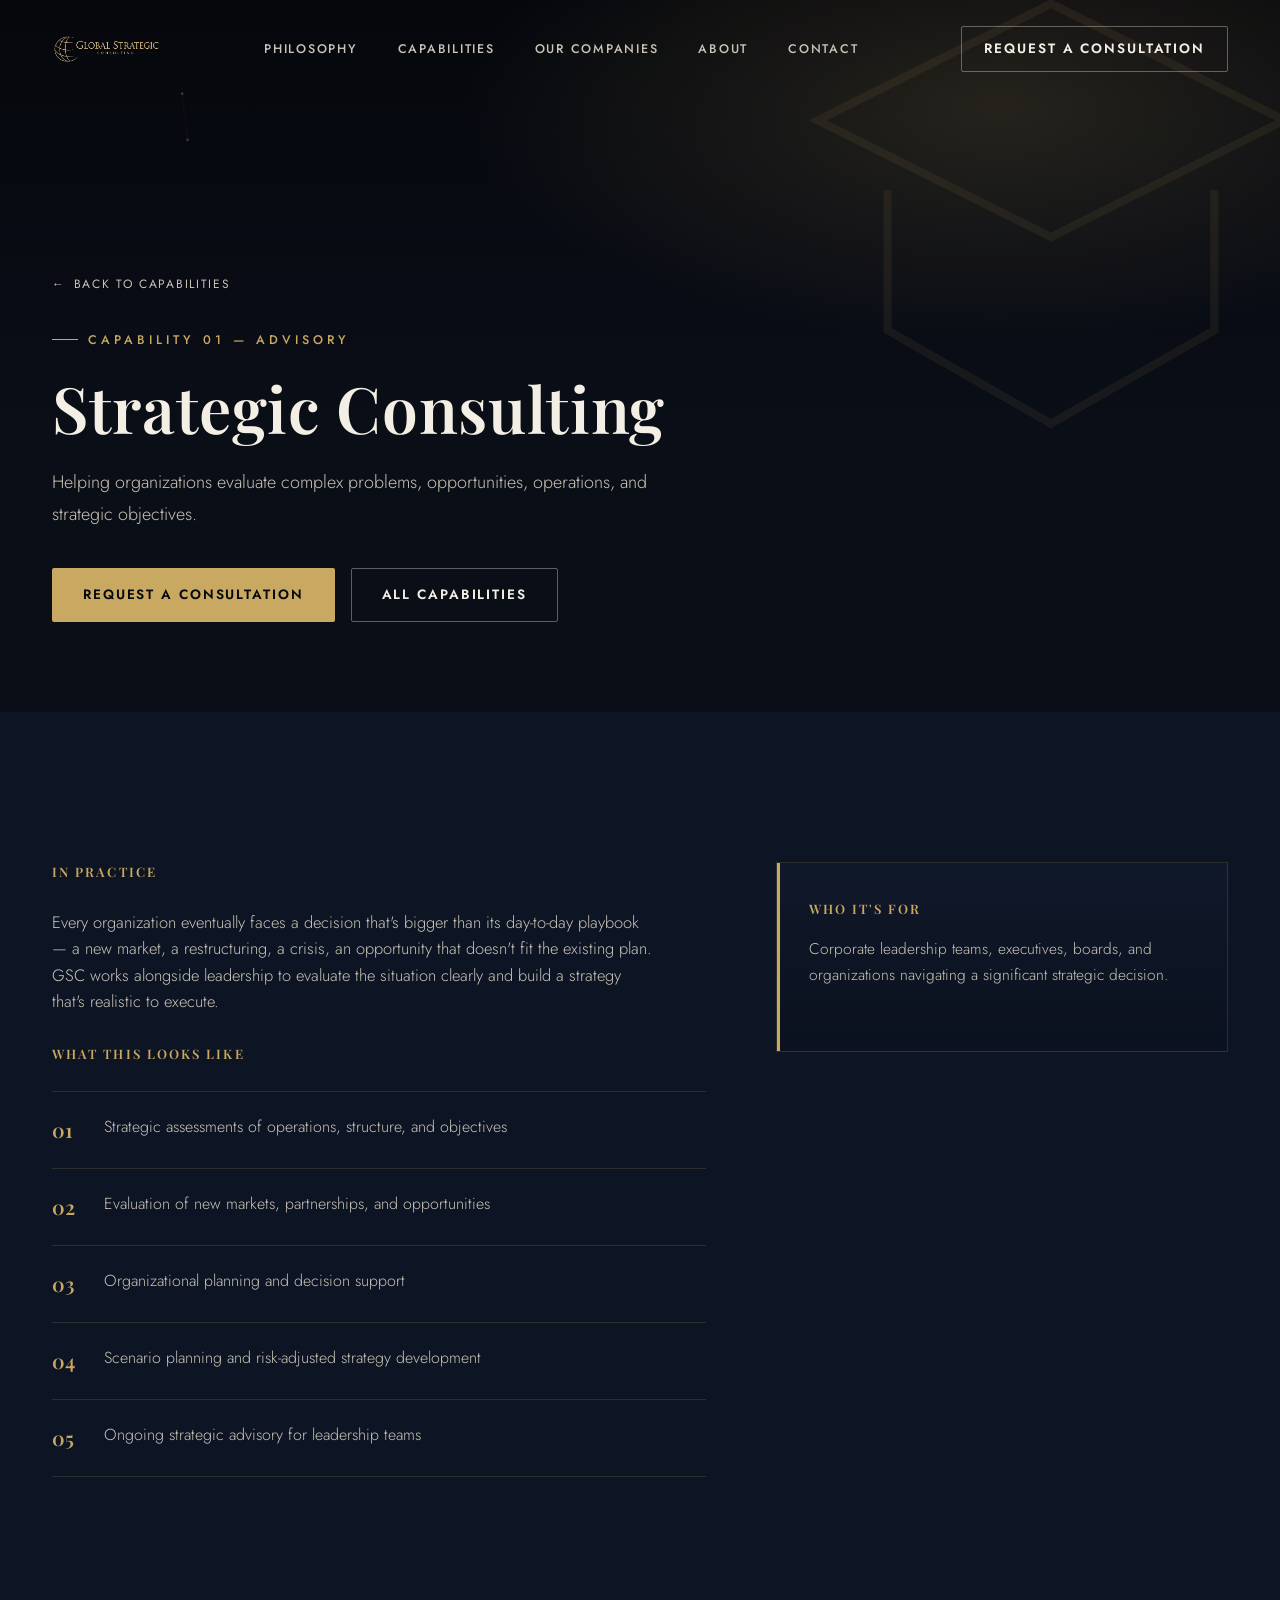
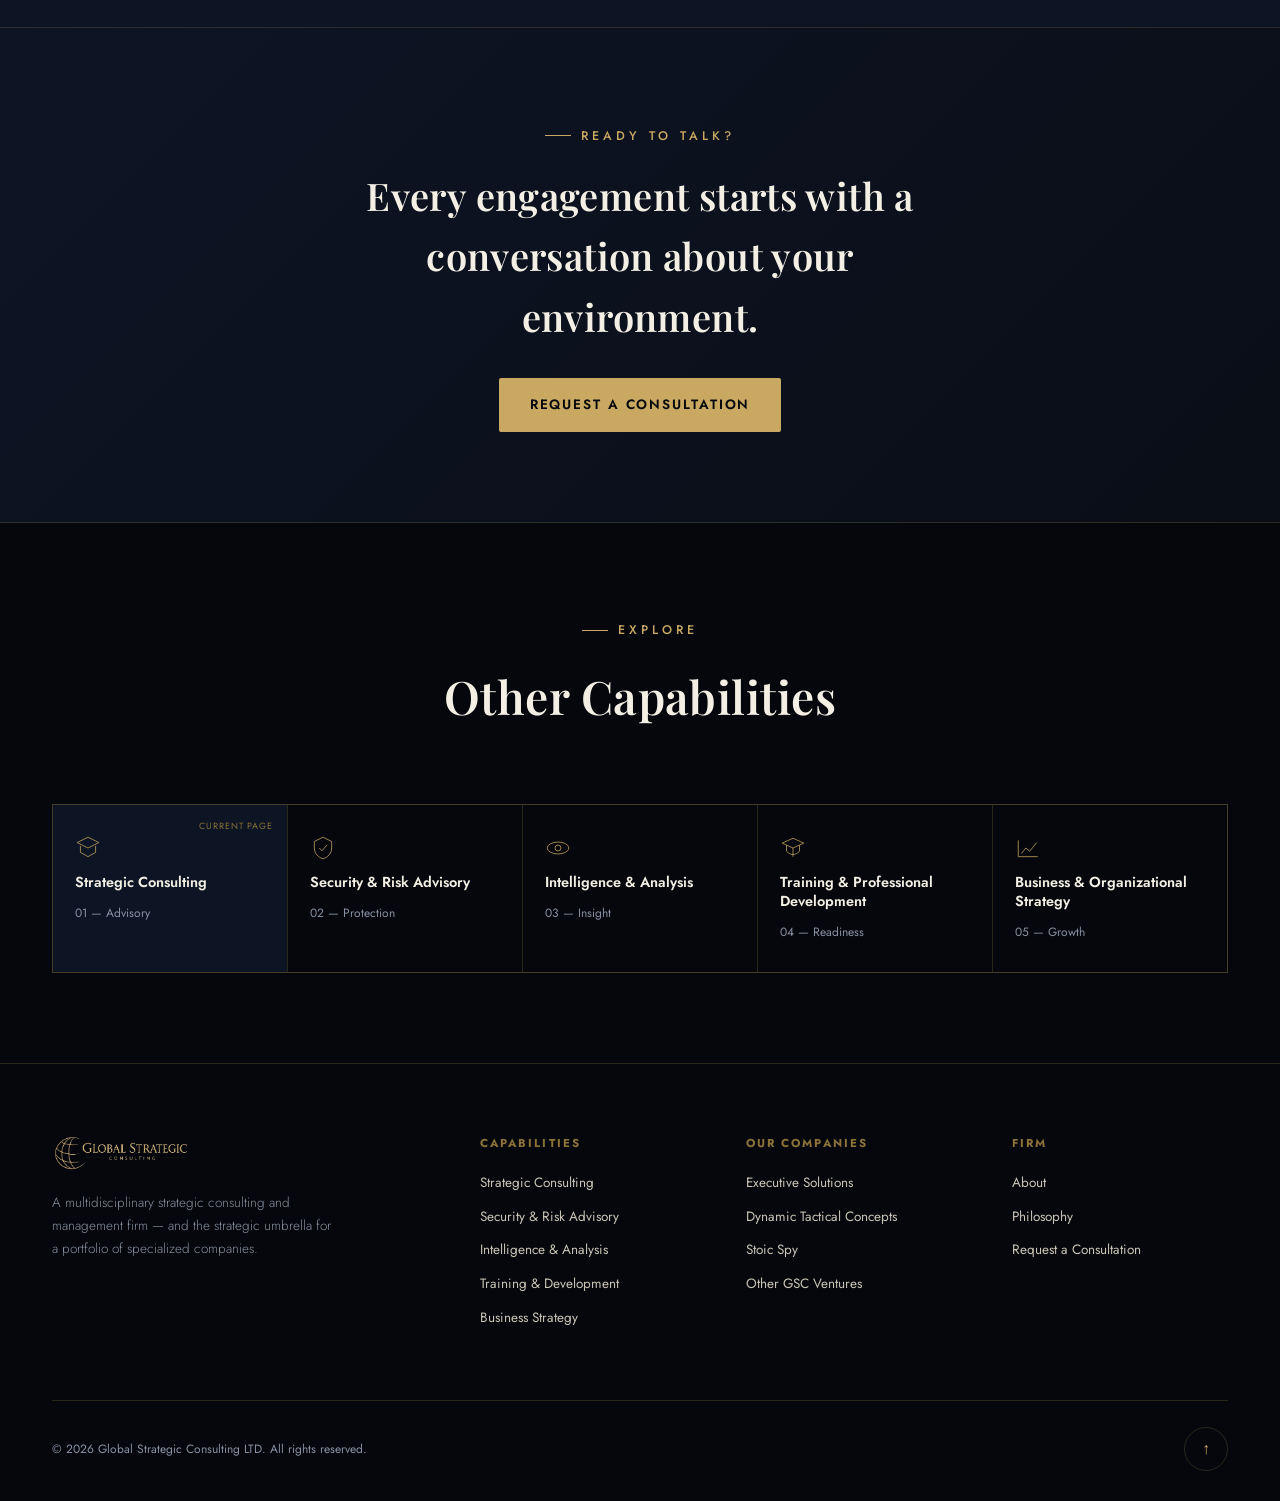
<file: strategic-consulting.html>
<!DOCTYPE html>
<html lang="en">
<head>
<meta charset="UTF-8">
<meta name="viewport" content="width=device-width, initial-scale=1.0">
<title>Strategic Consulting | Global Strategic Consulting</title>
<meta name="description" content="Helping organizations evaluate complex problems, opportunities, operations, and strategic objectives.">
<link rel="preconnect" href="https://fonts.googleapis.com">
<link rel="preconnect" href="https://fonts.gstatic.com" crossorigin>
<link href="https://fonts.googleapis.com/css2?family=Playfair+Display:ital,wght@0,500;0,600;0,700;0,800;1,500&family=Jost:wght@300;400;500;600;700&display=swap" rel="stylesheet">
<link rel="stylesheet" href="assets/site.css">
</head>
<body>

<!-- ============ HEADER ============ -->
<header id="site-header">
  <div class="container">
    <nav>
      <a href="index.html" class="logotype">
        <img src="assets/img/wordmark.webp" alt="Global Strategic Consulting">
      </a>
      <div class="nav-links" id="navLinks">
        <a href="philosophy.html">Philosophy</a>
        <a href="index.html#capabilities">Capabilities</a>
        <a href="index.html#companies">Our Companies</a>
        <a href="about.html">About</a>
        <a href="index.html#contact">Contact</a>
      </div>
      <div class="nav-cta">
        <a href="index.html#contact" class="btn btn-outline" style="padding:11px 22px;">Request a Consultation</a>
        <div class="hamburger" id="hamburger"><span></span><span></span><span></span></div>
      </div>
    </nav>
  </div>
</header>

<!-- ============ PAGE HERO ============ -->
<section class="page-hero">
  <div class="page-hero-icon"><svg viewBox="0 0 48 48"><path d="M24 4 L44 14 L24 24 L4 14 Z"/><path d="M10 20 V32 L24 40 L38 32 V20"/></svg></div>
  <canvas id="hero-canvas" data-color="201,169,97" style="position:absolute;inset:0;z-index:0;opacity:0.5;"></canvas>
  <div class="container">
    <div class="breadcrumb"><a href="index.html#capabilities"><span class="arrow">←</span> Back to Capabilities</a></div>
    <div class="eyebrow" style="margin-top:34px;">Capability 01 — Advisory</div>
    <h1>Strategic Consulting</h1>
    <p class="lede">Helping organizations evaluate complex problems, opportunities, operations, and strategic objectives.</p>
    <div class="page-hero-ctas">
      <a href="index.html#contact" class="btn btn-gold">Request a Consultation</a>
      <a href="index.html#capabilities" class="btn btn-outline">All Capabilities</a>
    </div>
  </div>
</section>

<!-- ============ PRACTICE ============ -->
<section class="practice">
  <div class="container">
    <div class="practice-grid">
      <div class="practice-list reveal">
        <h3>In Practice</h3>
        <p style="color:var(--cream-dim);font-weight:300;font-size:16.5px;margin-bottom:30px;max-width:600px;">Every organization eventually faces a decision that's bigger than its day-to-day playbook — a new market, a restructuring, a crisis, an opportunity that doesn't fit the existing plan. GSC works alongside leadership to evaluate the situation clearly and build a strategy that's realistic to execute.</p>
        <h3>What This Looks Like</h3>
        <ul>
          <li><span class="num">01</span><span>Strategic assessments of operations, structure, and objectives</span></li>
<li><span class="num">02</span><span>Evaluation of new markets, partnerships, and opportunities</span></li>
<li><span class="num">03</span><span>Organizational planning and decision support</span></li>
<li><span class="num">04</span><span>Scenario planning and risk-adjusted strategy development</span></li>
<li><span class="num">05</span><span>Ongoing strategic advisory for leadership teams</span></li>
        </ul>
      </div>
      <div class="who-card reveal reveal-delay-1">
        <h3>Who It's For</h3>
        <p>Corporate leadership teams, executives, boards, and organizations navigating a significant strategic decision.</p>
        
      </div>
    </div>
  </div>
</section>

<!-- ============ CTA BAND ============ -->
<section class="cta-band">
  <div class="container">
    <div class="eyebrow">Ready to Talk?</div>
    <h2>Every engagement starts with a conversation about your environment.</h2>
    <a href="index.html#contact" class="btn btn-gold">Request a Consultation</a>
  </div>
</section>

<!-- ============ QUICK NAV ============ -->
<section class="quick-nav">
  <div class="container">
    <div class="section-head reveal">
      <div class="eyebrow">Explore</div>
      <h2>Other Capabilities</h2>
    </div>
    <div class="quick-nav-grid">
      
        <div class="quick-nav-card is-current">
          <div class="qn-icon"><svg viewBox="0 0 48 48"><path d="M24 4 L44 14 L24 24 L4 14 Z"/><path d="M10 20 V32 L24 40 L38 32 V20"/></svg></div>
          <b>Strategic Consulting</b>
          <span>01 — Advisory</span>
        </div>

        <a class="quick-nav-card" href="security-risk-advisory.html">
          <div class="qn-icon"><svg viewBox="0 0 48 48"><path d="M24 4 L40 12 V24 C40 34 33 41 24 44 C15 41 8 34 8 24 V12 Z"/><path d="M17 24 L22 29 L32 18"/></svg></div>
          <b>Security &amp; Risk Advisory</b>
          <span>02 — Protection</span>
        </a>

        <a class="quick-nav-card" href="intelligence-analysis.html">
          <div class="qn-icon"><svg viewBox="0 0 48 48"><ellipse cx="24" cy="24" rx="20" ry="11"/><circle cx="24" cy="24" r="5.5"/></svg></div>
          <b>Intelligence &amp; Analysis</b>
          <span>03 — Insight</span>
        </a>

        <a class="quick-nav-card" href="training-development.html">
          <div class="qn-icon"><svg viewBox="0 0 48 48"><path d="M24 6 L44 15 L24 24 L4 15 Z"/><path d="M12 19 V30 C12 30 17 36 24 36 C31 36 36 30 36 30 V19"/><path d="M24 24 V40"/></svg></div>
          <b>Training &amp; Professional Development</b>
          <span>04 — Readiness</span>
        </a>

        <a class="quick-nav-card" href="business-strategy.html">
          <div class="qn-icon"><svg viewBox="0 0 48 48"><path d="M6 40 V10 M6 40 H42"/><path d="M12 34 L20 24 L27 30 L40 14"/></svg></div>
          <b>Business &amp; Organizational Strategy</b>
          <span>05 — Growth</span>
        </a>
    </div>
  </div>
</section>

<!-- ============ FOOTER ============ -->
<footer>
  <div class="container">
    <div class="footer-grid">
      <div class="footer-brand">
        <a href="index.html" class="logotype">
          <img src="assets/img/wordmark.webp" alt="Global Strategic Consulting">
        </a>
        <p>A multidisciplinary strategic consulting and management firm — and the strategic umbrella for a portfolio of specialized companies.</p>
      </div>
      <div class="footer-col">
        <h5>Capabilities</h5>
        <a href="strategic-consulting.html">Strategic Consulting</a>
        <a href="security-risk-advisory.html">Security &amp; Risk Advisory</a>
        <a href="intelligence-analysis.html">Intelligence &amp; Analysis</a>
        <a href="training-development.html">Training &amp; Development</a>
        <a href="business-strategy.html">Business Strategy</a>
      </div>
      <div class="footer-col">
        <h5>Our Companies</h5>
        <a href="executive-solutions.html">Executive Solutions</a>
        <a href="https://dynamictacticalconcepts.com" target="_blank" rel="noopener">Dynamic Tactical Concepts</a>
        <a href="index.html#companies-stoicspy">Stoic Spy</a>
        <a href="index.html#companies">Other GSC Ventures</a>
      </div>
      <div class="footer-col">
        <h5>Firm</h5>
        <a href="about.html">About</a>
        <a href="philosophy.html">Philosophy</a>
        <a href="index.html#contact">Request a Consultation</a>
      </div>
    </div>
    <div class="footer-bottom">
      <p>© <span id="year"></span> Global Strategic Consulting LTD. All rights reserved.</p>
      <div class="back-top" id="backTop">↑</div>
    </div>
  </div>
</footer>

<script src="assets/site.js"></script>
</body>
</html>
</file>
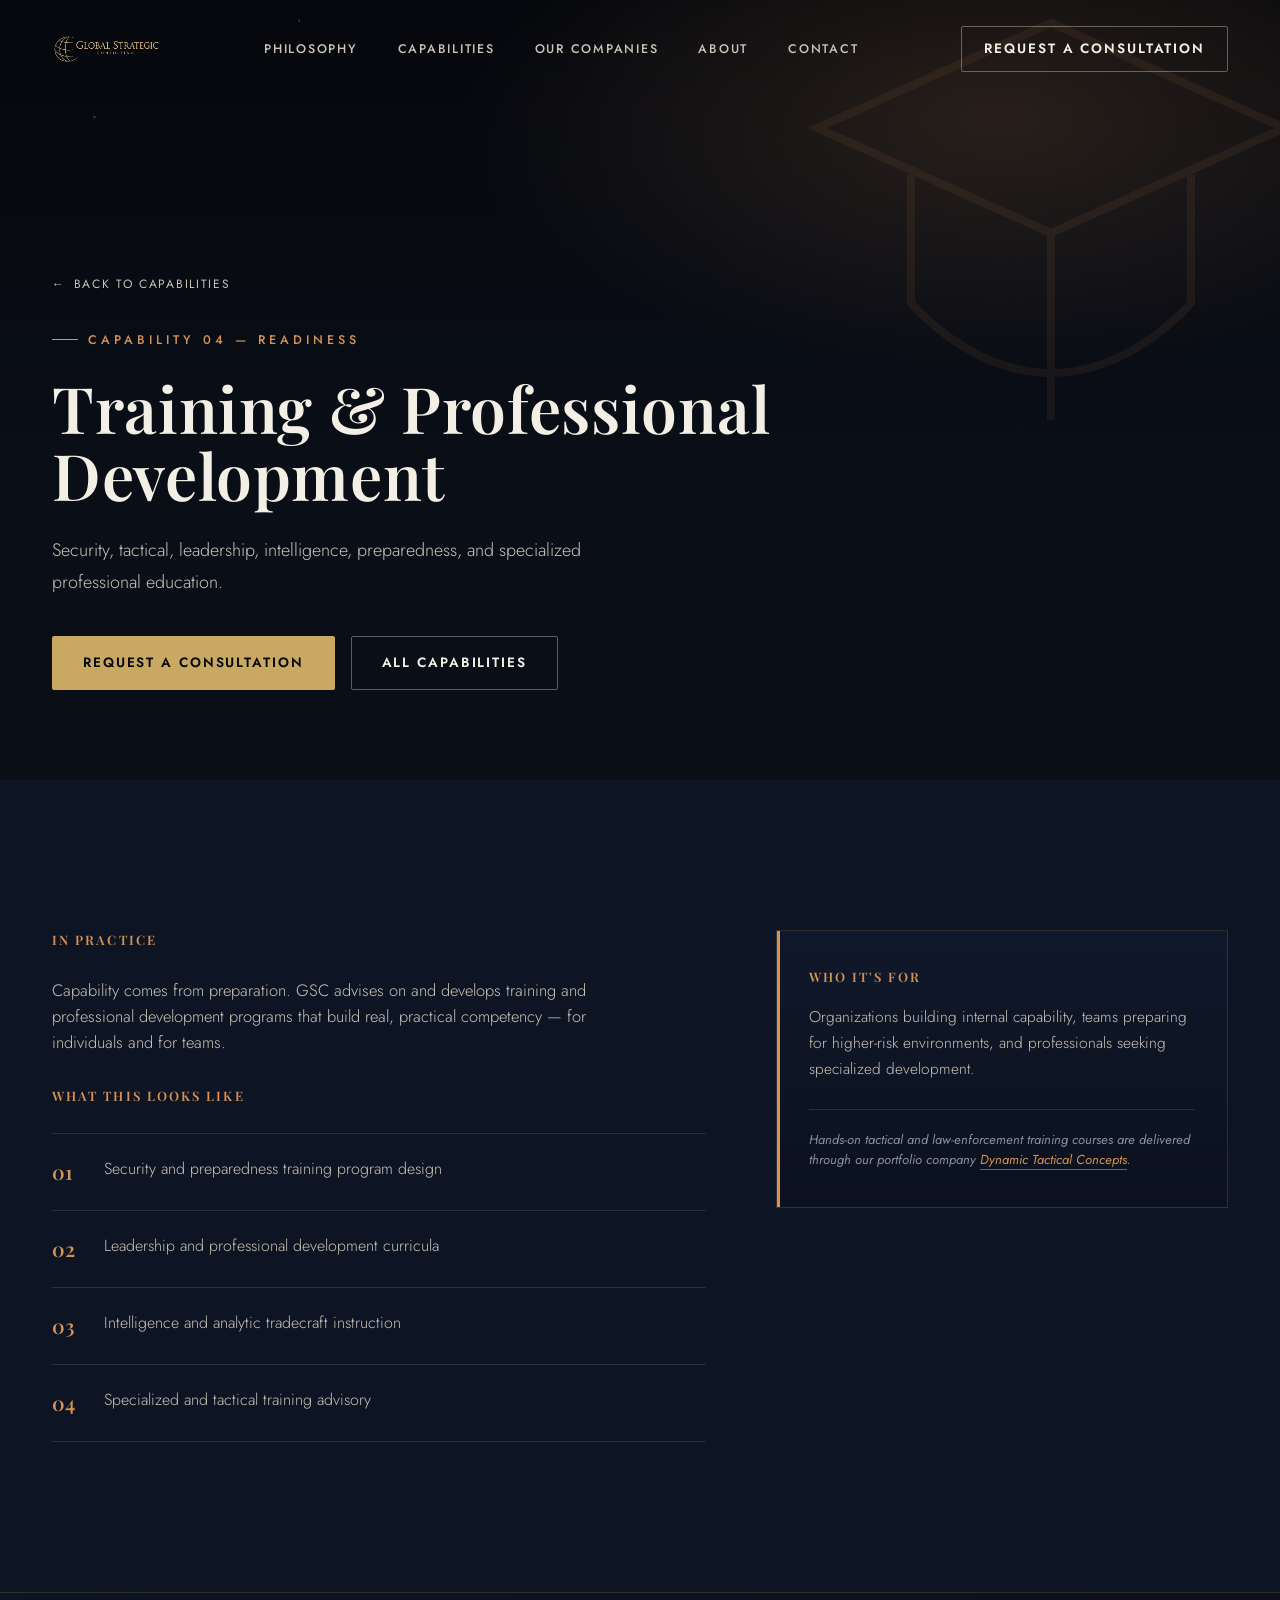
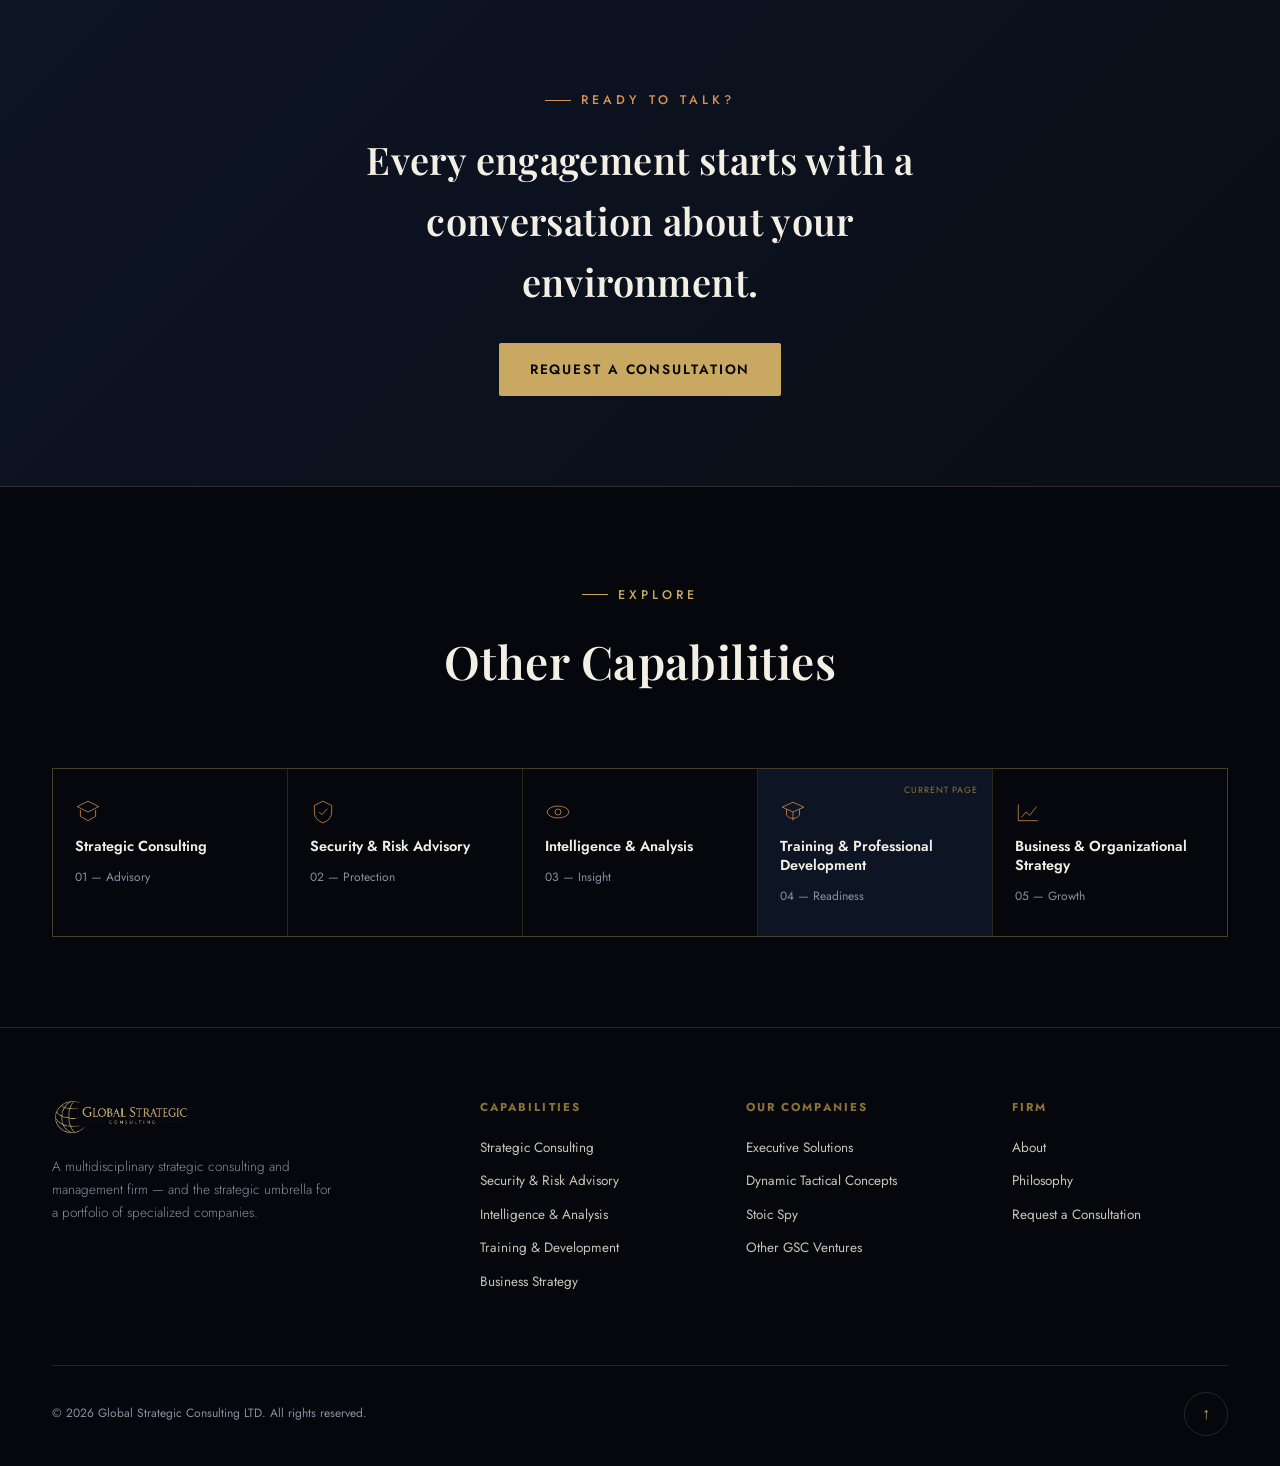
<file: training-development.html>
<!DOCTYPE html>
<html lang="en">
<head>
<meta charset="UTF-8">
<meta name="viewport" content="width=device-width, initial-scale=1.0">
<title>Training & Professional Development | Global Strategic Consulting</title>
<meta name="description" content="Security, tactical, leadership, intelligence, preparedness, and specialized professional education.">
<link rel="preconnect" href="https://fonts.googleapis.com">
<link rel="preconnect" href="https://fonts.gstatic.com" crossorigin>
<link href="https://fonts.googleapis.com/css2?family=Playfair+Display:ital,wght@0,500;0,600;0,700;0,800;1,500&family=Jost:wght@300;400;500;600;700&display=swap" rel="stylesheet">
<link rel="stylesheet" href="assets/site.css">
</head>
<body data-theme="training">

<!-- ============ HEADER ============ -->
<header id="site-header">
  <div class="container">
    <nav>
      <a href="index.html" class="logotype">
        <img src="assets/img/wordmark.webp" alt="Global Strategic Consulting">
      </a>
      <div class="nav-links" id="navLinks">
        <a href="philosophy.html">Philosophy</a>
        <a href="index.html#capabilities">Capabilities</a>
        <a href="index.html#companies">Our Companies</a>
        <a href="about.html">About</a>
        <a href="index.html#contact">Contact</a>
      </div>
      <div class="nav-cta">
        <a href="index.html#contact" class="btn btn-outline" style="padding:11px 22px;">Request a Consultation</a>
        <div class="hamburger" id="hamburger"><span></span><span></span><span></span></div>
      </div>
    </nav>
  </div>
</header>

<!-- ============ PAGE HERO ============ -->
<section class="page-hero">
  <div class="page-hero-icon"><svg viewBox="0 0 48 48"><path d="M24 6 L44 15 L24 24 L4 15 Z"/><path d="M12 19 V30 C12 30 17 36 24 36 C31 36 36 30 36 30 V19"/><path d="M24 24 V40"/></svg></div>
  <canvas id="hero-canvas" data-color="214,147,85" style="position:absolute;inset:0;z-index:0;opacity:0.5;"></canvas>
  <div class="container">
    <div class="breadcrumb"><a href="index.html#capabilities"><span class="arrow">←</span> Back to Capabilities</a></div>
    <div class="eyebrow" style="margin-top:34px;">Capability 04 — Readiness</div>
    <h1>Training &amp; Professional Development</h1>
    <p class="lede">Security, tactical, leadership, intelligence, preparedness, and specialized professional education.</p>
    <div class="page-hero-ctas">
      <a href="index.html#contact" class="btn btn-gold">Request a Consultation</a>
      <a href="index.html#capabilities" class="btn btn-outline">All Capabilities</a>
    </div>
  </div>
</section>

<!-- ============ PRACTICE ============ -->
<section class="practice">
  <div class="container">
    <div class="practice-grid">
      <div class="practice-list reveal">
        <h3>In Practice</h3>
        <p style="color:var(--cream-dim);font-weight:300;font-size:16.5px;margin-bottom:30px;max-width:600px;">Capability comes from preparation. GSC advises on and develops training and professional development programs that build real, practical competency — for individuals and for teams.</p>
        <h3>What This Looks Like</h3>
        <ul>
          <li><span class="num">01</span><span>Security and preparedness training program design</span></li>
<li><span class="num">02</span><span>Leadership and professional development curricula</span></li>
<li><span class="num">03</span><span>Intelligence and analytic tradecraft instruction</span></li>
<li><span class="num">04</span><span>Specialized and tactical training advisory</span></li>
        </ul>
      </div>
      <div class="who-card reveal reveal-delay-1">
        <h3>Who It's For</h3>
        <p>Organizations building internal capability, teams preparing for higher-risk environments, and professionals seeking specialized development.</p>
        <div class="note">Hands-on tactical and law-enforcement training courses are delivered through our portfolio company <a href="https://dynamictacticalconcepts.com" target="_blank" rel="noopener">Dynamic Tactical Concepts</a>.</div>
      </div>
    </div>
  </div>
</section>

<!-- ============ CTA BAND ============ -->
<section class="cta-band">
  <div class="container">
    <div class="eyebrow">Ready to Talk?</div>
    <h2>Every engagement starts with a conversation about your environment.</h2>
    <a href="index.html#contact" class="btn btn-gold">Request a Consultation</a>
  </div>
</section>

<!-- ============ QUICK NAV ============ -->
<section class="quick-nav">
  <div class="container">
    <div class="section-head reveal">
      <div class="eyebrow">Explore</div>
      <h2>Other Capabilities</h2>
    </div>
    <div class="quick-nav-grid">
      
        <a class="quick-nav-card" href="strategic-consulting.html">
          <div class="qn-icon"><svg viewBox="0 0 48 48"><path d="M24 4 L44 14 L24 24 L4 14 Z"/><path d="M10 20 V32 L24 40 L38 32 V20"/></svg></div>
          <b>Strategic Consulting</b>
          <span>01 — Advisory</span>
        </a>

        <a class="quick-nav-card" href="security-risk-advisory.html">
          <div class="qn-icon"><svg viewBox="0 0 48 48"><path d="M24 4 L40 12 V24 C40 34 33 41 24 44 C15 41 8 34 8 24 V12 Z"/><path d="M17 24 L22 29 L32 18"/></svg></div>
          <b>Security &amp; Risk Advisory</b>
          <span>02 — Protection</span>
        </a>

        <a class="quick-nav-card" href="intelligence-analysis.html">
          <div class="qn-icon"><svg viewBox="0 0 48 48"><ellipse cx="24" cy="24" rx="20" ry="11"/><circle cx="24" cy="24" r="5.5"/></svg></div>
          <b>Intelligence &amp; Analysis</b>
          <span>03 — Insight</span>
        </a>

        <div class="quick-nav-card is-current">
          <div class="qn-icon"><svg viewBox="0 0 48 48"><path d="M24 6 L44 15 L24 24 L4 15 Z"/><path d="M12 19 V30 C12 30 17 36 24 36 C31 36 36 30 36 30 V19"/><path d="M24 24 V40"/></svg></div>
          <b>Training &amp; Professional Development</b>
          <span>04 — Readiness</span>
        </div>

        <a class="quick-nav-card" href="business-strategy.html">
          <div class="qn-icon"><svg viewBox="0 0 48 48"><path d="M6 40 V10 M6 40 H42"/><path d="M12 34 L20 24 L27 30 L40 14"/></svg></div>
          <b>Business &amp; Organizational Strategy</b>
          <span>05 — Growth</span>
        </a>
    </div>
  </div>
</section>

<!-- ============ FOOTER ============ -->
<footer>
  <div class="container">
    <div class="footer-grid">
      <div class="footer-brand">
        <a href="index.html" class="logotype">
          <img src="assets/img/wordmark.webp" alt="Global Strategic Consulting">
        </a>
        <p>A multidisciplinary strategic consulting and management firm — and the strategic umbrella for a portfolio of specialized companies.</p>
      </div>
      <div class="footer-col">
        <h5>Capabilities</h5>
        <a href="strategic-consulting.html">Strategic Consulting</a>
        <a href="security-risk-advisory.html">Security &amp; Risk Advisory</a>
        <a href="intelligence-analysis.html">Intelligence &amp; Analysis</a>
        <a href="training-development.html">Training &amp; Development</a>
        <a href="business-strategy.html">Business Strategy</a>
      </div>
      <div class="footer-col">
        <h5>Our Companies</h5>
        <a href="executive-solutions.html">Executive Solutions</a>
        <a href="https://dynamictacticalconcepts.com" target="_blank" rel="noopener">Dynamic Tactical Concepts</a>
        <a href="index.html#companies-stoicspy">Stoic Spy</a>
        <a href="index.html#companies">Other GSC Ventures</a>
      </div>
      <div class="footer-col">
        <h5>Firm</h5>
        <a href="about.html">About</a>
        <a href="philosophy.html">Philosophy</a>
        <a href="index.html#contact">Request a Consultation</a>
      </div>
    </div>
    <div class="footer-bottom">
      <p>© <span id="year"></span> Global Strategic Consulting LTD. All rights reserved.</p>
      <div class="back-top" id="backTop">↑</div>
    </div>
  </div>
</footer>

<script src="assets/site.js"></script>
</body>
</html>
</file>
<file: assets/site.css>
:root{
  --navy-950:#05070c;
  --navy-900:#0a0e17;
  --navy-800:#0d1424;
  --navy-700:#131c30;
  --navy-600:#1c2740;
  --gold:#c9a961;
  --gold-bright:#e3c583;
  --gold-dim:#8a7238;
  --cream:#f3efe4;
  --cream-dim:#c9c4b6;
  --gray:#8891a3;
  --line:rgba(201,169,97,0.18);
  --shadow:0 20px 60px rgba(0,0,0,0.45);
  --ease:cubic-bezier(.16,.84,.44,1);
}
*{margin:0;padding:0;box-sizing:border-box;}
html{scroll-behavior:smooth;}
body{
  font-family:'Jost',sans-serif;
  background:var(--navy-900);
  color:var(--cream);
  line-height:1.6;
  overflow-x:hidden;
  -webkit-font-smoothing:antialiased;
}
h1,h2,h3,h4{font-family:'Playfair Display',serif;font-weight:600;letter-spacing:0.01em;}
a{color:inherit;text-decoration:none;}
img{max-width:100%;display:block;}
.container{width:100%;max-width:1240px;margin:0 auto;padding:0 32px;}
.eyebrow{
  display:inline-flex;align-items:center;gap:10px;
  font-size:12.5px;letter-spacing:0.32em;text-transform:uppercase;
  color:var(--gold);font-weight:500;
}
.eyebrow::before{content:'';width:26px;height:1px;background:var(--gold);display:inline-block;}
.btn{
  display:inline-flex;align-items:center;justify-content:center;gap:8px;
  padding:15px 30px;border-radius:2px;font-size:13.5px;letter-spacing:0.14em;
  text-transform:uppercase;font-weight:600;cursor:pointer;border:1px solid transparent;
  transition:all .45s var(--ease);position:relative;overflow:hidden;white-space:nowrap;
}
.btn-gold{background:var(--gold);color:var(--navy-950);}
.btn-gold:hover{background:var(--gold-bright);transform:translateY(-2px);box-shadow:0 12px 30px rgba(201,169,97,0.28);}
.btn-outline{border-color:rgba(243,239,228,0.35);color:var(--cream);}
.btn-outline:hover{border-color:var(--gold);color:var(--gold);transform:translateY(-2px);}
.btn-ghost{color:var(--gold);border-bottom:1px solid var(--gold-dim);border-radius:0;padding:4px 0;}
.btn-ghost:hover{border-color:var(--gold);letter-spacing:0.16em;}

/* reveal animation */
.reveal{opacity:0;transform:translateY(34px);transition:opacity .9s var(--ease), transform .9s var(--ease);}
.reveal.in-view{opacity:1;transform:translateY(0);}
.reveal-delay-1.in-view{transition-delay:.1s;}
.reveal-delay-2.in-view{transition-delay:.2s;}
.reveal-delay-3.in-view{transition-delay:.3s;}
.reveal-delay-4.in-view{transition-delay:.4s;}
@media (prefers-reduced-motion: reduce){
  html{scroll-behavior:auto;}
  .reveal{opacity:1;transform:none;transition:none;}
}

/* ============ NAV ============ */
header{
  position:fixed;top:0;left:0;right:0;z-index:100;
  padding:26px 0;transition:all .5s var(--ease);
  border-bottom:1px solid transparent;
}
header.scrolled{
  padding:16px 0;background:rgba(6,9,16,0.86);backdrop-filter:blur(14px);
  border-bottom:1px solid var(--line);
}
nav{display:flex;align-items:center;justify-content:space-between;}
.logotype{display:flex;align-items:center;gap:12px;font-family:'Playfair Display',serif;}
.logotype img{height:30px;width:auto;display:block;}
.footer-brand .logotype img{height:38px;}
.nav-links{display:flex;align-items:center;gap:40px;}
.nav-links a{
  font-size:12.5px;letter-spacing:0.14em;text-transform:uppercase;font-weight:500;
  color:var(--cream-dim);position:relative;padding:6px 0;transition:color .3s;
}
.nav-links a::after{content:'';position:absolute;left:0;bottom:0;width:0;height:1px;background:var(--gold);transition:width .35s var(--ease);}
.nav-links a:hover{color:var(--cream);}
.nav-links a:hover::after{width:100%;}
.nav-cta{display:flex;align-items:center;gap:26px;}
.hamburger{display:none;flex-direction:column;gap:5px;cursor:pointer;z-index:200;}
.hamburger span{width:24px;height:1.5px;background:var(--cream);transition:all .35s var(--ease);}

/* ============ HERO ============ */
.hero{
  position:relative;min-height:100vh;display:flex;align-items:center;
  padding-top:120px;overflow:hidden;background:
    radial-gradient(ellipse 80% 60% at 70% 20%, rgba(28,39,64,0.7), transparent 60%),
    radial-gradient(ellipse 60% 50% at 15% 85%, rgba(28,39,64,0.55), transparent 60%),
    linear-gradient(180deg, var(--navy-950) 0%, var(--navy-900) 55%, var(--navy-900) 100%);
}
#hero-canvas{position:absolute;inset:0;z-index:0;opacity:0.65;}
.hero-watermark{
  position:absolute;top:50%;right:-6%;width:min(58vw,760px);transform:translateY(-50%);
  opacity:0.09;z-index:0;pointer-events:none;animation:ensoSpin 140s linear infinite;
}
@keyframes ensoSpin{from{transform:translateY(-50%) rotate(0deg);}to{transform:translateY(-50%) rotate(360deg);}}
@media(max-width:900px){.hero-watermark{display:none;}}
@media (prefers-reduced-motion: reduce){.hero-watermark{animation:none;}}
.hero-content{position:relative;z-index:2;width:100%;}
.hero-eyebrow{opacity:0;animation:fadeUp .9s var(--ease) .2s forwards;}
.hero h1{
  font-size:clamp(40px,6.4vw,84px);line-height:1.04;margin:26px 0 26px;max-width:920px;
  color:var(--cream);
}
.hero h1 .line{display:block;overflow:hidden;}
.hero h1 .line span{display:inline-block;opacity:0;transform:translateY(110%);animation:lineUp 1s var(--ease) forwards;}
.hero h1 .line:nth-child(1) span{animation-delay:.35s;}
.hero h1 .line:nth-child(2) span{animation-delay:.5s;}
.hero h1 .line:nth-child(3) span{animation-delay:.65s;}
.hero h1 .line:nth-child(4) span{animation-delay:.8s;}
.hero h1 .accent{color:var(--gold);}
.hero p.sub{
  font-size:19px;color:var(--cream-dim);max-width:560px;margin-bottom:44px;font-weight:300;
  opacity:0;animation:fadeUp .9s var(--ease) 1s forwards;
}
.hero-ctas{display:flex;flex-wrap:wrap;gap:18px;opacity:0;animation:fadeUp .9s var(--ease) 1.15s forwards;}
@keyframes fadeUp{from{opacity:0;transform:translateY(22px);}to{opacity:1;transform:translateY(0);}}
@keyframes lineUp{to{opacity:1;transform:translateY(0);}}
.hero-scroll{
  position:absolute;bottom:38px;left:32px;display:flex;align-items:center;gap:12px;z-index:2;
  opacity:0;animation:fadeUp .9s var(--ease) 1.5s forwards;
}
.hero-scroll .track{width:1px;height:52px;background:rgba(243,239,228,0.2);position:relative;overflow:hidden;}
.hero-scroll .track::after{content:'';position:absolute;top:-100%;left:0;width:100%;height:100%;background:var(--gold);animation:scrollLine 2.2s ease-in-out infinite;}
@keyframes scrollLine{0%{top:-100%;}60%{top:100%;}100%{top:100%;}}
.hero-scroll span{font-size:11px;letter-spacing:0.22em;text-transform:uppercase;color:var(--gray);}
@media (prefers-reduced-motion: reduce){
  .hero-eyebrow,.hero h1 .line span,.hero p.sub,.hero-ctas,.hero-scroll{opacity:1;animation:none;transform:none;}
}

/* ============ SECTION GENERIC ============ */
section{position:relative;padding:150px 0;}
.section-tight{padding:110px 0;}
.section-head{max-width:680px;margin-bottom:70px;}
.section-head h2{font-size:clamp(30px,3.6vw,48px);margin-top:20px;color:var(--cream);}
.section-head p{color:var(--cream-dim);margin-top:20px;font-size:16.5px;font-weight:300;max-width:560px;}
.divider{height:1px;background:var(--line);width:100%;}

/* ============ PHILOSOPHY / FOUR WORDS ============ */
.philosophy{background:var(--navy-950);}
.words-rail{position:relative;margin-top:60px;}
.words-line{position:relative;height:2px;background:rgba(201,169,97,0.14);margin-bottom:0;display:none;}
.words-line svg{position:absolute;inset:0;width:100%;height:2px;}
.words-line path{stroke:var(--gold);stroke-width:2;fill:none;stroke-dasharray:1;stroke-dashoffset:1;pathLength:1;transition:stroke-dashoffset 1.6s var(--ease);}
.words-line.in-view path{stroke-dashoffset:0;}
.words-grid{display:grid;grid-template-columns:repeat(4,1fr);gap:36px;}
.word-card{
  position:relative;padding-top:34px;border-top:1px solid var(--line);transition:transform .5s var(--ease);
}
.word-card:hover{transform:translateY(-6px);}
.word-num{font-size:11px;letter-spacing:0.2em;color:var(--gold-dim);text-transform:uppercase;}
.word-card h3{font-size:26px;color:var(--gold);margin:14px 0 12px;font-weight:600;}
.word-card p{font-size:14.5px;color:var(--cream-dim);font-weight:300;}
.word-arrow{position:absolute;top:29px;right:-24px;color:var(--gold-dim);font-size:18px;}
@media(max-width:980px){
  .words-grid{grid-template-columns:1fr 1fr;row-gap:48px;}
  .word-arrow{display:none;}
}
@media(max-width:600px){.words-grid{grid-template-columns:1fr;}}

/* ============ ABOUT ============ */
.about{background:linear-gradient(180deg,var(--navy-900),var(--navy-800));}
.about-grid{display:grid;grid-template-columns:1.05fr 0.95fr;gap:80px;align-items:center;}
.about-copy p{color:var(--cream-dim);font-size:16.5px;font-weight:300;margin-bottom:20px;max-width:540px;}
.about-copy p strong{color:var(--cream);font-weight:600;}
.purpose-line{
  font-family:'Playfair Display',serif;font-style:italic;font-size:21px;color:var(--gold-bright);
  margin:30px 0 34px;line-height:1.5;max-width:520px;
}
.about-visual{position:relative;}
.about-visual .frame{
  position:relative;border:1px solid var(--line);padding:14px;
}
.about-visual img{width:100%;filter:saturate(1.05) contrast(1.03);}
.about-visual .frame::before,.about-visual .frame::after{
  content:'';position:absolute;width:28px;height:28px;border-color:var(--gold);
}
.about-visual .frame::before{top:-1px;left:-1px;border-top:2px solid var(--gold);border-left:2px solid var(--gold);}
.about-visual .frame::after{bottom:-1px;right:-1px;border-bottom:2px solid var(--gold);border-right:2px solid var(--gold);}
.stat-strip{display:flex;gap:0;margin-top:56px;border-top:1px solid var(--line);}
.stat{flex:1;padding:26px 24px 0;border-right:1px solid var(--line);}
.stat:last-child{border-right:none;}
.stat .num{font-family:'Playfair Display',serif;font-size:38px;color:var(--gold);font-weight:700;}
.stat .label{font-size:11.5px;letter-spacing:0.14em;text-transform:uppercase;color:var(--gray);margin-top:8px;}
@media(max-width:900px){.about-grid{grid-template-columns:1fr;gap:50px;}.about-visual{order:-1;max-width:380px;}}

/* ============ CAPABILITIES ============ */
.capabilities{background:var(--navy-800);}
.cap-grid{display:grid;grid-template-columns:repeat(3,1fr);gap:1px;background:var(--line);border:1px solid var(--line);}
.cap-card{
  background:var(--navy-800);padding:44px 38px;transition:background .5s var(--ease);position:relative;
  min-height:260px;display:flex;flex-direction:column;
}
.cap-card:hover{background:var(--navy-700);}
.cap-icon{width:44px;height:44px;margin-bottom:26px;color:var(--gold);}
.cap-icon svg{width:100%;height:100%;stroke:var(--gold);fill:none;stroke-width:1.3;
  stroke-dasharray:120;stroke-dashoffset:120;transition:stroke-dashoffset 1.1s var(--ease);}
.cap-card.in-view .cap-icon svg{stroke-dashoffset:0;}
.cap-card h3{font-size:20px;color:var(--cream);margin-bottom:12px;font-weight:600;}
.cap-card p{font-size:14.5px;color:var(--cream-dim);font-weight:300;flex-grow:1;}
.cap-tag{font-size:10.5px;letter-spacing:0.18em;text-transform:uppercase;color:var(--gold-dim);margin-top:20px;transition:color .3s;}
.cap-card:hover .cap-tag{color:var(--gold);}
@media(max-width:900px){.cap-grid{grid-template-columns:1fr 1fr;}}
@media(max-width:600px){.cap-grid{grid-template-columns:1fr;}}

/* ============ OUR COMPANIES ============ */
.companies{background:var(--navy-950);position:relative;overflow:hidden;}
.umbrella{display:flex;flex-direction:column;align-items:center;margin-bottom:10px;position:relative;}
.umbrella-node{
  border:1px solid var(--gold);padding:20px 44px;text-align:center;position:relative;background:var(--navy-950);z-index:2;
}
.umbrella-node b{font-family:'Playfair Display',serif;font-size:19px;letter-spacing:0.03em;color:var(--gold);}
.umbrella-node span{display:block;font-size:10.5px;letter-spacing:0.2em;color:var(--gray);text-transform:uppercase;margin-top:6px;}
.umbrella-lines{width:100%;max-width:900px;height:70px;position:relative;}
.umbrella-lines svg{width:100%;height:100%;}
.umbrella-lines path{stroke:rgba(201,169,97,0.4);stroke-width:1;fill:none;stroke-dasharray:1;stroke-dashoffset:1;pathLength:1;transition:stroke-dashoffset 1.4s var(--ease);}
.umbrella-lines.in-view path{stroke-dashoffset:0;}

.company-grid{display:grid;grid-template-columns:repeat(4,1fr);gap:26px;margin-top:0;}
.company-card{
  border:1px solid var(--line);background:linear-gradient(180deg,rgba(19,28,48,0.5),rgba(10,14,23,0.5));
  padding:38px 28px 32px;text-align:center;transition:all .55s var(--ease);position:relative;
}
.company-card:hover{border-color:var(--gold-dim);transform:translateY(-8px);box-shadow:var(--shadow);}
.company-logo{
  width:84px;height:84px;margin:0 auto 22px;border-radius:50%;display:flex;align-items:center;justify-content:center;
  background:rgba(0,0,0,0.25);border:1px solid var(--line);overflow:hidden;
}
.company-logo img{width:100%;height:100%;object-fit:cover;}
.company-logo.text b{font-family:'Playfair Display',serif;font-size:22px;color:var(--gold);}
.company-card h4{font-size:18.5px;color:var(--cream);margin-bottom:10px;font-weight:600;}
.company-card .tag{font-size:11px;letter-spacing:0.12em;text-transform:uppercase;color:var(--gold-dim);margin-bottom:16px;}
.company-card p{font-size:13.5px;color:var(--cream-dim);font-weight:300;margin-bottom:20px;min-height:64px;}
.company-card ul{list-style:none;text-align:left;margin-bottom:22px;}
.company-card ul li{
  font-size:12.5px;color:var(--cream-dim);padding:6px 0 6px 16px;position:relative;border-top:1px solid rgba(255,255,255,0.05);
}
.company-card ul li:first-child{border-top:none;}
.company-card ul li::before{content:'—';position:absolute;left:0;color:var(--gold-dim);}
@media(max-width:980px){.company-grid{grid-template-columns:1fr 1fr;}}
@media(max-width:560px){.company-grid{grid-template-columns:1fr;}}

/* Stoic Spy feature strip */
.feature-strip{
  margin-top:110px;position:relative;border:1px solid var(--line);overflow:hidden;
  display:grid;grid-template-columns:1.1fr 0.9fr;min-height:420px;
}
.feature-strip .bg{
  position:absolute;inset:0;background-size:cover;background-position:center;
  transform:scale(1.06);transition:transform 1.4s var(--ease);filter:brightness(0.55);
}
.feature-strip:hover .bg{transform:scale(1);}
.feature-strip .overlay{
  position:absolute;inset:0;background:linear-gradient(90deg, rgba(5,7,12,0.92) 15%, rgba(5,7,12,0.55) 55%, rgba(5,7,12,0.15) 100%);
}
.feature-copy{position:relative;z-index:2;padding:64px 56px;display:flex;flex-direction:column;justify-content:center;}
.feature-copy .eyebrow{margin-bottom:18px;}
.feature-copy h3{font-size:clamp(28px,3vw,40px);color:var(--cream);margin-bottom:18px;}
.feature-copy p{color:var(--cream-dim);font-size:15.5px;font-weight:300;max-width:440px;margin-bottom:28px;}
.feature-visual{position:relative;z-index:2;display:flex;align-items:center;justify-content:center;padding:40px;}
.feature-visual img{width:220px;filter:drop-shadow(0 20px 40px rgba(0,0,0,0.5));transition:transform .6s var(--ease);}
.feature-strip:hover .feature-visual img{transform:scale(1.05) rotate(-1deg);}
@media(max-width:860px){.feature-strip{grid-template-columns:1fr;}.feature-visual{display:none;}}

/* ============ CONTACT ============ */
.contact{background:var(--navy-800);position:relative;}
.contact-head{text-align:center;max-width:640px;margin:0 auto 56px;}
.contact-head h2{font-size:clamp(30px,3.6vw,46px);margin:20px 0 20px;}
.contact-head p{color:var(--cream-dim);font-size:16px;font-weight:300;}
.form-wrap{
  max-width:960px;margin:0 auto;border:1px solid var(--line);background:var(--navy-900);
  box-shadow:var(--shadow);position:relative;padding:28px;
}
.form-wrap::before{
  content:'';position:absolute;inset:0;border:1px solid var(--gold-dim);opacity:0.25;pointer-events:none;margin:8px;
}
.contact-alt{text-align:center;margin-top:34px;font-size:13.5px;color:var(--gray);}
.contact-alt a{color:var(--gold);border-bottom:1px solid var(--gold-dim);}

/* ============ FOOTER ============ */
footer{background:var(--navy-950);border-top:1px solid var(--line);padding:70px 0 30px;}
.footer-grid{display:grid;grid-template-columns:1.4fr 0.8fr 0.8fr 0.8fr;gap:50px;margin-bottom:60px;}
.footer-brand p{color:var(--gray);font-size:13.5px;font-weight:300;margin-top:20px;max-width:280px;line-height:1.7;}
.footer-col h5{font-size:11.5px;letter-spacing:0.18em;text-transform:uppercase;color:var(--gold-dim);margin-bottom:20px;}
.footer-col a{display:block;font-size:13.5px;color:var(--cream-dim);margin-bottom:12px;transition:color .3s;}
.footer-col a:hover{color:var(--gold);}
.footer-bottom{
  border-top:1px solid var(--line);padding-top:26px;display:flex;justify-content:space-between;
  align-items:center;flex-wrap:wrap;gap:16px;
}
.footer-bottom p{font-size:12px;color:var(--gray);}
.back-top{
  width:44px;height:44px;border:1px solid var(--line);border-radius:50%;display:flex;align-items:center;
  justify-content:center;color:var(--gold);cursor:pointer;transition:all .4s var(--ease);
}
.back-top:hover{border-color:var(--gold);transform:translateY(-4px);}
@media(max-width:860px){.footer-grid{grid-template-columns:1fr 1fr;}}
@media(max-width:560px){.footer-grid{grid-template-columns:1fr;}}

/* ============ MOBILE NAV ============ */
@media(max-width:900px){
  .nav-links{
    position:fixed;top:0;right:0;height:100vh;width:min(340px,80vw);background:var(--navy-950);
    flex-direction:column;justify-content:center;align-items:flex-start;gap:30px;padding:40px;
    transform:translateX(100%);transition:transform .5s var(--ease);border-left:1px solid var(--line);z-index:150;
  }
  .nav-links.open{transform:translateX(0);}
  .nav-cta .btn-outline{display:none;}
  .hamburger{display:flex;}
  .hamburger.open span:nth-child(1){transform:translateY(6.5px) rotate(45deg);}
  .hamburger.open span:nth-child(2){opacity:0;}
  .hamburger.open span:nth-child(3){transform:translateY(-6.5px) rotate(-45deg);}
}
@media(max-width:560px){.container{padding:0 22px;}section{padding:100px 0;}}

/* ============ CONSULTATION FORM (scoped) ============ */
.gsc-consult{
  --f-navy-dark:#0B1F3A; --f-navy:#1A3A5C; --f-navy-mid:#2C5F8A; --f-navy-light:#4A84B4;
  --f-steel-pale:#E6EFF8; --f-steel-mid:#B8D0E8;
  --f-gold:#C89000; --f-gold-pale:#FFF7E0; --f-gold-dark:#9A6E00;
  --f-crimson:#7A0000; --f-charcoal:#1A1A1A;
  --f-gray-1:#3D3D3D; --f-gray-2:#6B6B6B; --f-gray-3:#CACACA; --f-gray-pale:#F4F6F9; --f-white:#FFFFFF;
  --f-font-display:'Georgia','Times New Roman',serif; --f-font-body:'Arial','Helvetica Neue',sans-serif;
  --f-radius:2px; --f-radius-lg:4px; --f-trans:200ms ease;
  max-width:920px;margin:0 auto;
}
.gsc-consult .form-card{
  background:var(--f-white); border:1px solid var(--f-steel-mid); border-top:4px solid var(--f-navy-dark);
  border-radius:var(--f-radius-lg); padding:44px 44px 48px; box-shadow:var(--shadow);
  font-family:var(--f-font-body); color:var(--f-charcoal);
}
.gsc-consult .form-grid{display:grid;grid-template-columns:1fr 1fr;gap:22px 28px;}
.gsc-consult .form-field{display:flex;flex-direction:column;gap:7px;}
.gsc-consult .form-field--full{grid-column:1 / -1;}
.gsc-consult label{
  font-size:11.5px;font-weight:700;letter-spacing:0.09em;text-transform:uppercase;color:var(--f-navy);
  display:flex;align-items:center;gap:6px;cursor:default;font-family:var(--f-font-body);
}
.gsc-consult .label-req{color:var(--f-gold);font-size:14px;line-height:1;font-weight:700;}
.gsc-consult .label-opt{font-size:10px;font-weight:400;text-transform:none;letter-spacing:0;color:var(--f-gray-2);font-style:italic;}
.gsc-consult input[type="text"], .gsc-consult input[type="email"], .gsc-consult input[type="tel"],
.gsc-consult select, .gsc-consult textarea{
  width:100%;font-family:var(--f-font-body);font-size:14px;color:var(--f-charcoal);background:var(--f-white);
  border:1px solid var(--f-gray-3);border-radius:var(--f-radius);padding:11px 14px;
  transition:border-color var(--f-trans),box-shadow var(--f-trans),background var(--f-trans);
  outline:none;appearance:none;-webkit-appearance:none;
}
.gsc-consult input[type="text"]:hover, .gsc-consult input[type="email"]:hover, .gsc-consult input[type="tel"]:hover,
.gsc-consult select:hover, .gsc-consult textarea:hover{border-color:var(--f-navy-light);}
.gsc-consult input[type="text"]:focus, .gsc-consult input[type="email"]:focus, .gsc-consult input[type="tel"]:focus,
.gsc-consult select:focus, .gsc-consult textarea:focus{
  border-color:var(--f-navy-mid); box-shadow:0 0 0 3px rgba(44,95,138,0.12); background:var(--f-white);
}
.gsc-consult input::placeholder, .gsc-consult textarea::placeholder{color:var(--f-gray-3);font-style:italic;}
.gsc-consult .select-wrap{position:relative;}
.gsc-consult .select-wrap::after{
  content:'';position:absolute;right:14px;top:50%;transform:translateY(-50%);width:0;height:0;
  border-left:5px solid transparent;border-right:5px solid transparent;border-top:5px solid var(--f-navy-mid);
  pointer-events:none;
}
.gsc-consult select{padding-right:36px;cursor:pointer;}
.gsc-consult select option[value=""]{color:var(--f-gray-3);}
.gsc-consult textarea{resize:vertical;min-height:130px;line-height:1.65;}
.gsc-consult .tile-label{
  font-size:11.5px;font-weight:700;letter-spacing:0.09em;text-transform:uppercase;color:var(--f-navy);
  margin-bottom:10px;display:flex;align-items:center;gap:6px;
}
.gsc-consult .client-tiles{display:grid;grid-template-columns:repeat(3,1fr);gap:8px;}
.gsc-consult .tile-option{position:relative;}
.gsc-consult .tile-option input[type="radio"]{position:absolute;opacity:0;width:0;height:0;}
.gsc-consult .tile-option label{
  display:flex;align-items:center;justify-content:center;text-align:center;padding:11px 10px;
  border:1.5px solid var(--f-gray-3);border-radius:var(--f-radius);font-size:11px;font-weight:600;
  letter-spacing:0.06em;text-transform:uppercase;color:var(--f-gray-2);cursor:pointer;
  transition:all var(--f-trans);line-height:1.3;min-height:48px;background:var(--f-white);user-select:none;
}
.gsc-consult .tile-option label:hover{border-color:var(--f-navy-mid);color:var(--f-navy-mid);background:var(--f-steel-pale);}
.gsc-consult .tile-option input[type="radio"]:checked + label{
  border-color:var(--f-navy);color:var(--f-white);background:var(--f-navy);box-shadow:0 1px 6px rgba(26,58,92,0.2);
}
.gsc-consult .tile-option input[type="radio"]:focus + label{box-shadow:0 0 0 3px rgba(44,95,138,0.2);}
.gsc-consult .form-divider{grid-column:1 / -1;display:flex;align-items:center;gap:12px;margin:6px 0 4px;}
.gsc-consult .form-divider-line{flex:1;height:1px;background:var(--f-steel-mid);}
.gsc-consult .form-divider-label{font-size:10px;font-weight:700;letter-spacing:0.16em;text-transform:uppercase;color:var(--f-gray-2);white-space:nowrap;}
.gsc-consult .discretion-notice{
  grid-column:1 / -1;display:flex;align-items:flex-start;gap:12px;background:var(--f-steel-pale);
  border:1px solid var(--f-steel-mid);border-left:3px solid var(--f-navy-mid);border-radius:var(--f-radius);
  padding:13px 16px;margin-top:4px;
}
.gsc-consult .discretion-icon{font-size:15px;flex-shrink:0;margin-top:1px;opacity:0.7;}
.gsc-consult .discretion-text{font-size:12.5px;line-height:1.6;color:var(--f-navy);font-style:italic;}
.gsc-consult .discretion-text strong{font-style:normal;font-weight:700;color:var(--f-navy-dark);}
.gsc-consult .submit-area{
  display:flex;align-items:center;justify-content:space-between;gap:20px;margin-top:32px;padding-top:28px;
  border-top:1px solid var(--f-steel-mid);flex-wrap:wrap;
}
.gsc-consult .submit-meta{font-size:12px;color:var(--f-gray-2);line-height:1.6;}
.gsc-consult .submit-meta a{color:var(--f-navy-mid);text-decoration:none;font-weight:600;}
.gsc-consult .submit-meta a:hover{text-decoration:underline;}
.gsc-consult .btn-submit{
  font-family:var(--f-font-body);font-size:12px;font-weight:700;letter-spacing:0.14em;text-transform:uppercase;
  color:var(--f-navy-dark);background:var(--f-gold);border:none;border-radius:var(--f-radius);padding:15px 36px;
  cursor:pointer;transition:background var(--f-trans),box-shadow var(--f-trans),transform var(--f-trans);
  white-space:nowrap;flex-shrink:0;position:relative;overflow:hidden;
}
.gsc-consult .btn-submit:hover{background:#B07E00;box-shadow:0 3px 14px rgba(200,144,0,0.35);transform:translateY(-1px);}
.gsc-consult .btn-submit:active{transform:translateY(0);box-shadow:none;}
.gsc-consult .btn-submit:focus{outline:none;box-shadow:0 0 0 3px rgba(200,144,0,0.3);}
.gsc-consult .btn-submit:disabled{opacity:0.55;cursor:not-allowed;transform:none;}
.gsc-consult .submit-error{display:none;grid-column:1/-1;font-size:12.5px;color:var(--f-crimson);margin-top:14px;}
.gsc-consult .success-panel{display:none;text-align:center;padding:52px 36px;}
.gsc-consult .success-icon{
  width:56px;height:56px;border-radius:50%;background:var(--f-navy-dark);display:flex;align-items:center;
  justify-content:center;margin:0 auto 24px;
}
.gsc-consult .success-icon svg{width:26px;height:26px;stroke:var(--f-gold);fill:none;stroke-width:2.5;stroke-linecap:round;stroke-linejoin:round;}
.gsc-consult .success-title{font-family:var(--f-font-display);font-size:24px;font-weight:400;color:var(--f-navy-dark);margin-bottom:12px;}
.gsc-consult .success-body{font-size:14.5px;line-height:1.75;color:var(--f-gray-1);max-width:440px;margin:0 auto 20px;}
.gsc-consult .success-ref{
  display:inline-block;font-size:11px;font-weight:700;letter-spacing:0.12em;text-transform:uppercase;
  color:var(--f-gold-dark);background:var(--f-gold-pale);border:1px solid var(--f-gold);border-radius:var(--f-radius);
  padding:7px 18px;
}
.gsc-consult .field-error{font-size:11.5px;color:var(--f-crimson);font-style:italic;display:none;margin-top:-2px;}
.gsc-consult .form-field.has-error input, .gsc-consult .form-field.has-error select, .gsc-consult .form-field.has-error textarea{
  border-color:var(--f-crimson);box-shadow:0 0 0 3px rgba(122,0,0,0.1);
}
.gsc-consult .form-field.has-error .field-error{display:block;}
@media(max-width:620px){
  .gsc-consult .form-card{padding:28px 22px 32px;}
  .gsc-consult .form-grid{grid-template-columns:1fr;}
  .gsc-consult .form-field--full{grid-column:1;}
  .gsc-consult .client-tiles{grid-template-columns:repeat(2,1fr);}
  .gsc-consult .submit-area{flex-direction:column;align-items:stretch;}
  .gsc-consult .btn-submit{text-align:center;}
}
@media(max-width:400px){.gsc-consult .client-tiles{grid-template-columns:1fr;}}

/* ============ PAGE THEMES (sub-pages) ============ */
:root{
  --accent:var(--gold); --accent-bright:var(--gold-bright); --accent-dim:var(--gold-dim); --accent-rgb:201,169,97;
}
body[data-theme="security"]{ --accent:#7fa5c9; --accent-bright:#a8c3de; --accent-dim:#4f6a86; --accent-rgb:127,165,201; }
body[data-theme="intelligence"]{ --accent:#5fb0a8; --accent-bright:#8ccdc5; --accent-dim:#3c716c; --accent-rgb:95,176,168; }
body[data-theme="training"]{ --accent:#d69355; --accent-bright:#e8b27f; --accent-dim:#8a5c30; --accent-rgb:214,147,85; }
body[data-theme="business"]{ --accent:#7fb08a; --accent-bright:#a3cbac; --accent-dim:#4e6f56; --accent-rgb:127,176,138; }

/* ============ BREADCRUMB ============ */
.breadcrumb{
  position:relative;z-index:2;padding-top:120px;
}
.breadcrumb a{
  display:inline-flex;align-items:center;gap:8px;font-size:12px;letter-spacing:0.14em;text-transform:uppercase;
  color:var(--cream-dim);transition:color .3s;
}
.breadcrumb a:hover{color:var(--accent);}
.breadcrumb a .arrow{transition:transform .3s var(--ease);}
.breadcrumb a:hover .arrow{transform:translateX(-4px);}

/* ============ SUB-PAGE HERO ============ */
.page-hero{
  position:relative;overflow:hidden;padding-bottom:90px;
  background:
    radial-gradient(ellipse 70% 55% at 78% 15%, rgba(var(--accent-rgb),0.16), transparent 60%),
    linear-gradient(180deg, var(--navy-950) 0%, var(--navy-900) 60%, var(--navy-900) 100%);
}
.page-hero-icon{
  position:absolute;top:-6%;right:-4%;width:min(46vw,560px);opacity:0.08;z-index:0;pointer-events:none;
  color:var(--accent);
}
.page-hero-icon svg{width:100%;height:100%;stroke:currentColor;fill:none;stroke-width:0.7;}
@media(max-width:900px){.page-hero-icon{display:none;}}
.page-hero .eyebrow{color:var(--accent);}
.page-hero .eyebrow::before{background:var(--accent);}
.page-hero h1{
  font-size:clamp(36px,5.4vw,64px);line-height:1.06;margin:24px 0 26px;max-width:820px;color:var(--cream);
  position:relative;z-index:2;
}
.page-hero .lede{
  font-size:18px;color:var(--cream-dim);max-width:620px;font-weight:300;line-height:1.75;position:relative;z-index:2;
}
.page-hero-ctas{display:flex;flex-wrap:wrap;gap:16px;margin-top:38px;position:relative;z-index:2;}

/* ============ PRACTICE / CONTENT SECTION ============ */
.practice{background:var(--navy-800);}
.practice-grid{display:grid;grid-template-columns:1.3fr 0.9fr;gap:70px;align-items:start;}
.practice-list h3{font-size:13px;letter-spacing:0.16em;text-transform:uppercase;color:var(--accent);margin-bottom:26px;}
.practice-list ul{list-style:none;}
.practice-list li{
  display:flex;gap:18px;padding:22px 0;border-top:1px solid var(--line);font-size:16px;color:var(--cream-dim);
  font-weight:300;line-height:1.6;
}
.practice-list li:last-child{border-bottom:1px solid var(--line);}
.practice-list li .num{
  font-family:'Playfair Display',serif;font-size:20px;color:var(--accent);flex-shrink:0;width:34px;font-weight:600;
}
.who-card{
  border:1px solid var(--line);background:linear-gradient(180deg,rgba(19,28,48,0.5),rgba(10,14,23,0.5));
  padding:36px 32px;position:relative;
}
.who-card::before{content:'';position:absolute;top:0;left:0;width:3px;height:100%;background:var(--accent);}
.who-card h3{font-size:13px;letter-spacing:0.16em;text-transform:uppercase;color:var(--accent);margin-bottom:16px;}
.who-card p{font-size:15.5px;color:var(--cream-dim);font-weight:300;line-height:1.7;margin-bottom:26px;}
.who-card .note{font-size:13px;color:var(--gray);font-style:italic;line-height:1.6;padding-top:20px;border-top:1px solid var(--line);}
.who-card .note a{color:var(--accent);border-bottom:1px solid var(--accent-dim);}
@media(max-width:900px){.practice-grid{grid-template-columns:1fr;gap:48px;}}

/* ============ CTA BAND ============ */
.cta-band{
  background:linear-gradient(135deg, var(--navy-800), var(--navy-900));
  border-top:1px solid var(--line);border-bottom:1px solid var(--line);padding:90px 0;text-align:center;
}
.cta-band .eyebrow{justify-content:center;color:var(--accent);}
.cta-band .eyebrow::before{background:var(--accent);}
.cta-band h2{font-size:clamp(26px,3.2vw,38px);margin:20px 0 30px;max-width:640px;margin-left:auto;margin-right:auto;}

/* ============ QUICK NAV (explore other capabilities) ============ */
.quick-nav{background:var(--navy-950);padding:90px 0;}
.quick-nav .section-head{text-align:center;margin-left:auto;margin-right:auto;}
.quick-nav .section-head .eyebrow{justify-content:center;}
.quick-nav-grid{display:grid;grid-template-columns:repeat(5,1fr);gap:1px;background:var(--line);border:1px solid var(--line);margin-top:50px;}
.quick-nav-card{
  background:var(--navy-950);padding:30px 22px;transition:background .4s var(--ease);position:relative;
  display:flex;flex-direction:column;gap:12px;
}
.quick-nav-card:hover{background:var(--navy-800);}
.quick-nav-card.is-current{background:var(--navy-800);}
.quick-nav-card.is-current::after{
  content:'Current Page';position:absolute;top:14px;right:14px;font-size:9px;letter-spacing:0.1em;text-transform:uppercase;
  color:var(--gold-dim);
}
.quick-nav-card .qn-icon{width:26px;height:26px;color:var(--accent);}
.quick-nav-card .qn-icon svg{width:100%;height:100%;stroke:currentColor;fill:none;stroke-width:1.4;}
.quick-nav-card b{font-size:14.5px;color:var(--cream);font-weight:600;line-height:1.3;}
.quick-nav-card span{font-size:12px;color:var(--gray);}
@media(max-width:980px){.quick-nav-grid{grid-template-columns:repeat(3,1fr);}}
@media(max-width:640px){.quick-nav-grid{grid-template-columns:repeat(2,1fr);}}

/* ============ PHILOSOPHY PAGE ============ */
.phil-page-word{
  border-top:1px solid var(--line);padding:70px 0;display:grid;grid-template-columns:0.5fr 1.5fr;gap:60px;align-items:start;
}
.phil-page-word:last-child{border-bottom:1px solid var(--line);}
.phil-page-word .big-num{font-family:'Playfair Display',serif;font-size:clamp(60px,8vw,110px);color:var(--gold-dim);line-height:1;opacity:0.55;}
.phil-page-word h2{font-size:clamp(30px,3.6vw,44px);color:var(--gold);margin-bottom:20px;}
.phil-page-word p{font-size:16.5px;color:var(--cream-dim);font-weight:300;max-width:640px;margin-bottom:14px;}
.phil-page-word .practice-line{font-size:14px;color:var(--gray);font-style:italic;margin-top:16px;}
@media(max-width:760px){.phil-page-word{grid-template-columns:1fr;gap:20px;}}

/* ============ ABOUT PAGE EXTRAS ============ */
.pillars-strip{display:grid;grid-template-columns:repeat(4,1fr);gap:1px;background:var(--line);border:1px solid var(--line);margin-top:60px;}
.pillar{background:var(--navy-900);padding:34px 26px;}
.pillar .num{font-size:11px;letter-spacing:0.2em;color:var(--gold-dim);text-transform:uppercase;}
.pillar h4{font-size:18px;color:var(--gold);margin:12px 0 10px;}
.pillar p{font-size:13.5px;color:var(--cream-dim);font-weight:300;}
@media(max-width:900px){.pillars-strip{grid-template-columns:1fr 1fr;}}
@media(max-width:560px){.pillars-strip{grid-template-columns:1fr;}}
.leadership-note{
  border:1px dashed var(--line);padding:34px;text-align:center;margin-top:60px;
}
.leadership-note p{color:var(--cream-dim);font-size:14.5px;font-weight:300;}

/* ============ STOIC SPY CONSULTATION MODAL ============ */
.stoicspy-modal{
  position:fixed;inset:0;z-index:1000;display:flex;align-items:center;justify-content:center;
  padding:24px;
  opacity:0;visibility:hidden;pointer-events:none;
  transition:opacity 0.28s var(--ease), visibility 0s linear 0.28s;
}
.stoicspy-modal.is-open{
  opacity:1;visibility:visible;pointer-events:auto;
  transition:opacity 0.28s var(--ease), visibility 0s linear 0s;
}
.stoicspy-modal-backdrop{
  position:absolute;inset:0;background:rgba(4,7,12,0.82);backdrop-filter:blur(3px);
}
.stoicspy-modal-panel{
  position:relative;width:min(1040px,100%);height:min(88vh,900px);
  background:#06090F;border:1px solid rgba(196,151,58,0.3);border-radius:6px;
  box-shadow:0 30px 90px rgba(0,0,0,0.55);
  transform:translateY(18px) scale(0.98);opacity:0;
  transition:transform 0.32s var(--ease), opacity 0.32s var(--ease);
  overflow:hidden;
}
.stoicspy-modal.is-open .stoicspy-modal-panel{transform:translateY(0) scale(1);opacity:1;}
.stoicspy-modal-close{
  position:absolute;top:14px;right:14px;z-index:2;
  width:36px;height:36px;border-radius:50%;
  background:rgba(6,9,15,0.75);border:1px solid rgba(196,151,58,0.35);
  color:#C4973A;display:flex;align-items:center;justify-content:center;
  cursor:pointer;transition:background 0.2s,transform 0.2s;
}
.stoicspy-modal-close:hover{background:rgba(196,151,58,0.15);transform:scale(1.06);}
#stoicspy-modal-frame{width:100%;height:100%;border:0;display:block;background:#06090F;}
@media(prefers-reduced-motion:reduce){
  .stoicspy-modal, .stoicspy-modal-panel{transition:none;}
}
@media(max-width:640px){
  .stoicspy-modal{padding:0;}
  .stoicspy-modal-panel{width:100%;height:100%;border-radius:0;border:0;}
}
</file>
<file: assets/es-site.css>
/* ============================================================
   EXECUTIVE SOLUTIONS — brand stylesheet
   Steel / gunmetal + electric blue. Distinct from GSC (navy/gold)
   and Stoic Spy (void/gold academia) while staying in the same
   "executive-level, Fortune 500" family.
   ============================================================ */

*,*::before,*::after{box-sizing:border-box;margin:0;padding:0;}
html{scroll-behavior:smooth;}
@media(prefers-reduced-motion:reduce){html{scroll-behavior:auto;}}

:root{
  --void:#07090B;
  --steel-950:#0B0E12;
  --steel-900:#12161C;
  --steel-850:#171C23;
  --steel-800:#1E252E;
  --steel-700:#2B333F;
  --line:rgba(255,255,255,0.09);
  --line-bright:rgba(255,255,255,0.16);

  --chrome:#C7CFDA;
  --chrome-bright:#EEF1F5;
  --cream:#E7EAEE;
  --cream-dim:#9AA3AF;
  --gray:#6E7783;

  --blue:#3E86C9;
  --blue-bright:#6FB2E8;
  --blue-dim:rgba(62,134,201,0.32);
  --blue-rgb:62,134,201;

  --shadow:0 24px 70px rgba(0,0,0,0.45);
  --ease:cubic-bezier(.16,.84,.44,1);
}

body{
  background:var(--void);
  color:var(--cream);
  font-family:'Inter',-apple-system,BlinkMacSystemFont,'Segoe UI',sans-serif;
  font-weight:300;
  line-height:1.6;
  -webkit-font-smoothing:antialiased;
  overflow-x:hidden;
}
h1,h2,h3,h4{
  font-family:'Oswald',sans-serif;
  font-weight:600;
  text-transform:uppercase;
  letter-spacing:0.02em;
  line-height:1.12;
  color:var(--chrome-bright);
}
a{color:inherit;text-decoration:none;}
img{max-width:100%;display:block;}
ul{list-style:none;}
.container{width:100%;max-width:1180px;margin:0 auto;padding:0 32px;}
@media(max-width:680px){.container{padding:0 20px;}}

.eyebrow{
  display:flex;align-items:center;gap:12px;
  font-family:'Oswald',sans-serif;font-size:12.5px;letter-spacing:0.32em;
  text-transform:uppercase;color:var(--blue-bright);font-weight:500;margin-bottom:18px;
}
.eyebrow::before{content:'';width:34px;height:1px;background:var(--blue);}

.btn{
  display:inline-flex;align-items:center;justify-content:center;gap:8px;
  padding:15px 30px;font-family:'Oswald',sans-serif;font-size:13px;font-weight:500;
  letter-spacing:0.14em;text-transform:uppercase;border-radius:2px;cursor:pointer;
  transition:all 0.25s var(--ease);border:1px solid transparent;white-space:nowrap;
}
.btn-blue{background:var(--blue);color:#04101c;border-color:var(--blue);}
.btn-blue:hover{background:var(--blue-bright);border-color:var(--blue-bright);transform:translateY(-1px);}
.btn-outline{background:transparent;color:var(--chrome-bright);border-color:var(--line-bright);}
.btn-outline:hover{border-color:var(--blue);color:var(--blue-bright);transform:translateY(-1px);}
.btn-ghost{
  font-family:'Oswald',sans-serif;font-size:12.5px;letter-spacing:0.12em;text-transform:uppercase;
  color:var(--blue-bright);border-bottom:1px solid var(--blue-dim);padding-bottom:2px;transition:border-color .2s,color .2s;
}
.btn-ghost:hover{color:var(--chrome-bright);border-color:var(--blue-bright);}

/* reveal */
.reveal{opacity:0;transform:translateY(26px);transition:opacity 0.7s var(--ease),transform 0.7s var(--ease);}
.reveal.in-view{opacity:1;transform:translateY(0);}
.reveal-delay-1{transition-delay:0.1s;}
.reveal-delay-2{transition-delay:0.2s;}
.reveal-delay-3{transition-delay:0.3s;}
.reveal-delay-4{transition-delay:0.4s;}

/* ============ HEADER ============ */
#site-header{
  position:fixed;top:0;left:0;right:0;z-index:200;
  padding:20px 0;transition:background .3s var(--ease),padding .3s var(--ease),border-color .3s var(--ease);
  border-bottom:1px solid transparent;
}
#site-header.scrolled{
  background:rgba(7,9,11,0.88);backdrop-filter:blur(10px);
  padding:13px 0;border-bottom-color:var(--line);
}
#site-header .container{display:flex;align-items:center;justify-content:space-between;gap:24px;}
.brand{display:flex;align-items:center;gap:12px;}
.brand img{height:38px;width:auto;}
.brand-text{display:flex;flex-direction:column;line-height:1.15;}
.brand-text b{font-family:'Oswald',sans-serif;font-size:15.5px;letter-spacing:0.09em;color:var(--chrome-bright);white-space:nowrap;}
.brand-text span{font-size:9.5px;letter-spacing:0.22em;color:var(--blue-bright);text-transform:uppercase;}

.nav-links{display:flex;align-items:center;gap:30px;}
.nav-links a{font-size:13px;letter-spacing:0.05em;color:var(--cream-dim);transition:color .2s;text-transform:uppercase;font-family:'Oswald',sans-serif;font-weight:400;white-space:nowrap;}
.nav-links a:hover{color:var(--chrome-bright);}
.nav-cta{display:flex;align-items:center;gap:22px;}
.hamburger{display:none;flex-direction:column;gap:5px;cursor:pointer;width:26px;}
.hamburger span{display:block;height:2px;background:var(--chrome-bright);transition:all .3s;}
.hamburger.open span:nth-child(1){transform:translateY(7px) rotate(45deg);}
.hamburger.open span:nth-child(2){opacity:0;}
.hamburger.open span:nth-child(3){transform:translateY(-7px) rotate(-45deg);}

@media(max-width:920px){
  .nav-links{position:fixed;top:0;right:-100%;width:min(320px,80vw);height:100vh;background:var(--steel-950);
    flex-direction:column;justify-content:center;gap:30px;transition:right .35s var(--ease);border-left:1px solid var(--line);}
  .nav-links.open{right:0;}
  .hamburger{display:flex;}
  .nav-cta .btn{display:none;}
}

/* ============ HERO ============ */
.hero{
  position:relative;min-height:100vh;display:flex;align-items:center;
  padding:150px 0 90px;overflow:hidden;
  background:
    radial-gradient(ellipse 900px 600px at 50% 8%, rgba(var(--blue-rgb),0.16), transparent 65%),
    linear-gradient(180deg,var(--void) 0%,var(--steel-950) 100%);
}
#hero-canvas{position:absolute;inset:0;width:100%;height:100%;opacity:0.55;}
.hero-grid{position:absolute;inset:0;background-image:
    linear-gradient(rgba(255,255,255,0.035) 1px,transparent 1px),
    linear-gradient(90deg,rgba(255,255,255,0.035) 1px,transparent 1px);
  background-size:52px 52px;
  mask-image:radial-gradient(ellipse 900px 650px at 50% 30%,black,transparent 75%);
}
.hero-inner{position:relative;z-index:2;text-align:center;display:flex;flex-direction:column;align-items:center;}
.hero-emblem{width:min(220px,42vw);margin-bottom:6px;filter:drop-shadow(0 18px 40px rgba(0,0,0,0.55));}
.hero-tagline{
  font-family:'Oswald',sans-serif;font-size:11.5px;letter-spacing:0.34em;text-transform:uppercase;
  color:var(--blue-bright);margin-bottom:26px;display:flex;gap:10px;flex-wrap:wrap;justify-content:center;
}
.hero-tagline span{opacity:0.55;}
.hero h1{
  font-size:clamp(34px,5.6vw,64px);color:var(--chrome-bright);max-width:900px;margin-bottom:22px;
}
.hero h1 em{font-style:normal;color:var(--blue-bright);}
.hero .lede{
  font-family:'Inter',sans-serif;font-weight:300;font-size:18px;color:var(--cream-dim);
  max-width:640px;margin-bottom:40px;
}
.hero-ctas{display:flex;gap:16px;flex-wrap:wrap;justify-content:center;}
.hero-scroll-cue{
  position:absolute;bottom:34px;left:50%;transform:translateX(-50%);
  display:flex;flex-direction:column;align-items:center;gap:8px;
  font-family:'Oswald',sans-serif;font-size:10px;letter-spacing:0.24em;color:var(--gray);text-transform:uppercase;
}
.hero-scroll-cue .line{width:1px;height:34px;background:linear-gradient(var(--blue),transparent);}

/* ============ SECTION SCAFFOLDING ============ */
section{padding:110px 0;position:relative;}
.section-head{max-width:680px;margin-bottom:56px;}
.section-head h2{font-size:clamp(28px,3.4vw,42px);margin-bottom:18px;}
.section-head p{font-size:16px;color:var(--cream-dim);font-weight:300;max-width:600px;}
.section-head.center{margin-left:auto;margin-right:auto;text-align:center;}
.section-head.center .eyebrow{justify-content:center;}
.section-head.center p{margin-left:auto;margin-right:auto;}

/* ============ OVERVIEW ============ */
.overview{background:var(--steel-950);border-top:1px solid var(--line);border-bottom:1px solid var(--line);}
.overview-grid{display:grid;grid-template-columns:1.1fr 0.9fr;gap:70px;align-items:start;}
.overview-copy p{font-size:16.5px;color:var(--cream-dim);font-weight:300;margin-bottom:18px;max-width:560px;}
.overview-copy p strong{color:var(--chrome-bright);font-weight:500;}
.overview-stats{display:grid;grid-template-columns:1fr 1fr;gap:1px;background:var(--line);border:1px solid var(--line);}
.overview-stat{background:var(--steel-900);padding:28px 24px;}
.overview-stat b{display:block;font-family:'Oswald',sans-serif;font-size:13px;letter-spacing:0.05em;color:var(--blue-bright);text-transform:uppercase;margin-bottom:8px;}
.overview-stat span{font-size:13.5px;color:var(--cream-dim);font-weight:300;}
@media(max-width:900px){.overview-grid{grid-template-columns:1fr;gap:40px;}}

/* ============ SERVICES ============ */
.services-grid{display:grid;grid-template-columns:repeat(3,1fr);gap:1px;background:var(--line);border:1px solid var(--line);}
.service-card{
  background:var(--steel-900);padding:38px 32px;transition:background .3s var(--ease);position:relative;overflow:hidden;
}
.service-card::before{
  content:'';position:absolute;left:0;top:0;bottom:0;width:2px;background:var(--blue);
  transform:scaleY(0);transform-origin:top;transition:transform .35s var(--ease);
}
.service-card:hover{background:var(--steel-850);}
.service-card:hover::before{transform:scaleY(1);}
.service-icon{width:40px;height:40px;color:var(--blue-bright);margin-bottom:22px;}
.service-icon svg{width:100%;height:100%;stroke:currentColor;fill:none;stroke-width:1.3;}
.service-card h3{font-size:17px;letter-spacing:0.03em;margin-bottom:12px;color:var(--chrome-bright);}
.service-card p{font-size:14px;color:var(--cream-dim);font-weight:300;}
@media(max-width:900px){.services-grid{grid-template-columns:1fr 1fr;}}
@media(max-width:600px){.services-grid{grid-template-columns:1fr;}}

/* ============ INTELLIGENCE BOARD ============ */
.board-meta{
  display:flex;justify-content:space-between;align-items:center;flex-wrap:wrap;gap:14px;
  padding:18px 22px;background:var(--steel-900);border:1px solid var(--line);border-radius:4px;margin-bottom:28px;
}
.board-meta-left{display:flex;align-items:center;gap:18px;flex-wrap:wrap;}
.board-edition{font-family:'Oswald',sans-serif;font-size:13px;letter-spacing:0.04em;color:var(--chrome-bright);text-transform:uppercase;}
.board-count{font-size:13px;color:var(--blue-bright);}
.board-note{font-size:12.5px;color:var(--gray);font-style:italic;max-width:360px;}

.board-filters{display:flex;flex-wrap:wrap;gap:10px;margin-bottom:30px;}
.filter-chip{
  font-family:'Oswald',sans-serif;font-size:12px;letter-spacing:0.05em;text-transform:uppercase;
  padding:9px 18px;border-radius:999px;border:1px solid var(--line-bright);background:transparent;
  color:var(--cream-dim);cursor:pointer;transition:all .2s var(--ease);
}
.filter-chip:hover{border-color:var(--blue);color:var(--chrome-bright);}
.filter-chip.is-active{background:var(--blue);border-color:var(--blue);color:#04101c;}

.intel-grid{display:grid;grid-template-columns:repeat(3,1fr);gap:1px;background:var(--line);border:1px solid var(--line);}
.intel-card{background:var(--steel-900);padding:30px 26px;display:flex;flex-direction:column;}
.intel-meta{display:flex;align-items:center;gap:12px;margin-bottom:14px;flex-wrap:wrap;}
.intel-date{font-family:'Oswald',sans-serif;font-size:12px;letter-spacing:0.05em;color:var(--gray);}
.intel-tag{
  font-family:'Oswald',sans-serif;font-size:10.5px;letter-spacing:0.08em;text-transform:uppercase;
  color:var(--blue-bright);background:rgba(62,134,201,0.12);border:1px solid var(--blue-dim);
  padding:3px 10px;border-radius:999px;
}
.intel-card h3{font-size:16px;line-height:1.3;margin-bottom:10px;color:var(--chrome-bright);}
.intel-card p{font-size:13.5px;color:var(--cream-dim);font-weight:300;margin-bottom:14px;flex-grow:1;}
.intel-takeaway{font-size:12.5px;color:var(--cream-dim);font-weight:300;border-top:1px solid var(--line);padding-top:12px;margin-bottom:10px;}
.intel-takeaway b{color:var(--blue-bright);font-family:'Oswald',sans-serif;font-size:11px;letter-spacing:0.06em;text-transform:uppercase;font-weight:500;}
.intel-sample{font-family:'Oswald',sans-serif;font-size:10px;letter-spacing:0.1em;text-transform:uppercase;color:var(--gray);}
@media(max-width:900px){.intel-grid{grid-template-columns:1fr 1fr;}}
@media(max-width:600px){.intel-grid{grid-template-columns:1fr;}}

.risk-grid{display:grid;grid-template-columns:repeat(4,1fr);gap:1px;background:var(--line);border:1px solid var(--line);margin-top:50px;}
.risk-card{background:var(--steel-900);padding:28px 22px;}
.risk-card b{display:block;font-family:'Oswald',sans-serif;font-size:13.5px;letter-spacing:0.02em;color:var(--chrome-bright);margin-bottom:10px;text-transform:uppercase;}
.risk-card p{font-size:12.5px;color:var(--cream-dim);font-weight:300;}
@media(max-width:900px){.risk-grid{grid-template-columns:1fr 1fr;}}
@media(max-width:560px){.risk-grid{grid-template-columns:1fr;}}

.board-cta{
  margin-top:60px;padding:40px;text-align:center;background:linear-gradient(135deg,var(--steel-900),var(--steel-950));
  border:1px solid var(--line);border-radius:4px;
}
.board-cta p{font-size:16px;color:var(--chrome-bright);font-family:'Oswald',sans-serif;letter-spacing:0.02em;text-transform:uppercase;margin-bottom:20px;}

/* ============ APPROACH (four pillars) ============ */
.approach{background:var(--steel-950);border-top:1px solid var(--line);border-bottom:1px solid var(--line);}
.pillars{display:grid;grid-template-columns:repeat(4,1fr);gap:1px;background:var(--line);border:1px solid var(--line);margin-top:50px;}
.pillar{background:var(--steel-900);padding:36px 26px;position:relative;}
.pillar .pnum{font-family:'Oswald',sans-serif;font-size:11px;letter-spacing:0.2em;color:var(--gray);text-transform:uppercase;margin-bottom:16px;}
.pillar h4{font-size:19px;color:var(--blue-bright);margin-bottom:12px;}
.pillar p{font-size:13.5px;color:var(--cream-dim);font-weight:300;}
@media(max-width:900px){.pillars{grid-template-columns:1fr 1fr;}}
@media(max-width:560px){.pillars{grid-template-columns:1fr;}}

/* ============ WHO WE SERVE ============ */
.who-grid{display:grid;grid-template-columns:repeat(3,1fr);gap:26px;margin-top:50px;}
.who-card{border:1px solid var(--line);padding:32px 28px;background:var(--steel-900);transition:border-color .25s;}
.who-card:hover{border-color:var(--blue-dim);}
.who-card b{display:block;font-family:'Oswald',sans-serif;font-size:15px;letter-spacing:0.03em;color:var(--chrome-bright);margin-bottom:10px;text-transform:uppercase;}
.who-card p{font-size:13.5px;color:var(--cream-dim);font-weight:300;}
@media(max-width:820px){.who-grid{grid-template-columns:1fr;}}

/* ============ CTA BAND ============ */
.cta-band{
  background:linear-gradient(135deg,var(--steel-900),var(--steel-950));
  border-top:1px solid var(--line);border-bottom:1px solid var(--line);
  padding:80px 0;text-align:center;
}
.cta-band h2{font-size:clamp(26px,3.2vw,38px);margin-bottom:16px;}
.cta-band p{font-size:15.5px;color:var(--cream-dim);font-weight:300;margin-bottom:32px;max-width:560px;margin-left:auto;margin-right:auto;}
.cta-band .ctas{display:flex;gap:16px;justify-content:center;flex-wrap:wrap;}

/* ============ CONTACT ============ */
.contact{background:var(--void);}
.contact-head{text-align:center;max-width:620px;margin:0 auto 56px;}
.contact-head h2{font-size:clamp(28px,3.4vw,40px);margin-bottom:16px;}
.contact-head p{font-size:15.5px;color:var(--cream-dim);font-weight:300;}
.form-wrap{max-width:760px;margin:0 auto;}

.es-consult{
  --f-bg:var(--steel-900); --f-border:var(--line); --f-border-focus:var(--blue);
  --f-text:var(--cream); --f-label:var(--cream-dim); --f-accent:var(--blue-bright);
}
.es-consult .form-card{
  background:var(--f-bg);border:1px solid var(--f-border);border-radius:4px;padding:44px;box-shadow:var(--shadow);
}
@media(max-width:600px){.es-consult .form-card{padding:28px 22px;}}
.es-consult .f-row{display:grid;grid-template-columns:1fr 1fr;gap:22px;margin-bottom:22px;}
@media(max-width:600px){.es-consult .f-row{grid-template-columns:1fr;gap:0;}}
.es-consult .f-field{margin-bottom:22px;}
.es-consult label{
  display:block;font-family:'Oswald',sans-serif;font-size:11.5px;letter-spacing:0.14em;text-transform:uppercase;
  color:var(--f-label);margin-bottom:9px;
}
.es-consult input[type="text"],.es-consult input[type="email"],.es-consult input[type="tel"],
.es-consult select,.es-consult textarea{
  width:100%;background:var(--steel-850);border:1px solid var(--f-border);color:var(--f-text);
  padding:13px 14px;font-family:'Inter',sans-serif;font-size:14.5px;font-weight:300;border-radius:3px;
  transition:border-color .2s;
}
.es-consult input:focus,.es-consult select:focus,.es-consult textarea:focus{outline:none;border-color:var(--f-border-focus);}
.es-consult textarea{resize:vertical;min-height:110px;}
.es-consult select{appearance:none;background-image:url("data:image/svg+xml,%3Csvg xmlns='http://www.w3.org/2000/svg' width='12' height='8'%3E%3Cpath d='M1 1l5 5 5-5' stroke='%239AA3AF' stroke-width='1.4' fill='none'/%3E%3C/svg%3E");
  background-repeat:no-repeat;background-position:right 14px center;padding-right:36px;}
.es-consult .err{display:none;color:#e2795a;font-size:12px;margin-top:7px;}
.es-consult .submit-row{display:flex;align-items:center;gap:18px;margin-top:8px;flex-wrap:wrap;}
.es-consult .submit-err{color:#e2795a;font-size:13px;display:none;}
.es-consult .discretion{font-size:12px;color:var(--gray);font-weight:300;margin-top:18px;line-height:1.6;}

.es-consult .success-panel{display:none;text-align:center;padding:50px 20px;}
.es-consult .success-panel.show{display:block;}
.es-consult .success-icon{width:56px;height:56px;margin:0 auto 22px;color:var(--blue-bright);}
.es-consult .success-icon svg{width:100%;height:100%;stroke:currentColor;fill:none;stroke-width:1.4;}
.es-consult .success-panel h3{font-size:22px;margin-bottom:12px;}
.es-consult .success-panel p{font-size:14.5px;color:var(--cream-dim);font-weight:300;max-width:420px;margin:0 auto;}

/* ============ FOOTER ============ */
footer{background:var(--steel-950);border-top:1px solid var(--line);padding:64px 0 30px;}
.footer-top{display:flex;justify-content:space-between;gap:50px;flex-wrap:wrap;margin-bottom:50px;}
.footer-brand{display:flex;align-items:center;gap:14px;max-width:340px;}
.footer-brand img{height:44px;width:auto;}
.footer-brand-text b{display:block;font-family:'Oswald',sans-serif;font-size:16px;letter-spacing:0.06em;color:var(--chrome-bright);margin-bottom:4px;text-transform:uppercase;}
.footer-brand-text span{font-size:12.5px;color:var(--cream-dim);font-weight:300;}
.footer-cols{display:flex;gap:64px;flex-wrap:wrap;}
.footer-col h5{font-family:'Oswald',sans-serif;font-size:12px;letter-spacing:0.16em;text-transform:uppercase;color:var(--blue-bright);margin-bottom:16px;}
.footer-col a,.footer-col span{display:block;font-size:13.5px;color:var(--cream-dim);margin-bottom:11px;font-weight:300;transition:color .2s;}
.footer-col a:hover{color:var(--chrome-bright);}
.footer-bottom{
  border-top:1px solid var(--line);padding-top:26px;display:flex;justify-content:space-between;
  align-items:center;flex-wrap:wrap;gap:14px;font-size:12px;color:var(--gray);
}
.footer-bottom .parent-badge{
  display:inline-flex;align-items:center;gap:8px;letter-spacing:0.06em;text-transform:uppercase;font-family:'Oswald',sans-serif;font-size:11px;
  color:var(--gray);transition:color .2s;
}
.footer-bottom .parent-badge:hover{color:var(--blue-bright);}
.footer-bottom .parent-badge .dot{width:5px;height:5px;border-radius:50%;background:var(--blue);}

.hero-breadcrumb{
  display:flex;align-items:center;gap:10px;margin-bottom:30px;
  font-family:'Oswald',sans-serif;font-size:11.5px;letter-spacing:0.1em;text-transform:uppercase;color:var(--gray);
}
.hero-breadcrumb a{color:var(--blue-bright);transition:color .2s;}
.hero-breadcrumb a:hover{color:var(--chrome-bright);}
.hero-breadcrumb .sep{opacity:0.4;}
#backTop{
  position:fixed;bottom:28px;right:28px;width:46px;height:46px;border-radius:50%;
  background:var(--steel-800);border:1px solid var(--line-bright);color:var(--chrome-bright);
  display:flex;align-items:center;justify-content:center;cursor:pointer;z-index:150;
  opacity:0;pointer-events:none;transform:translateY(10px);transition:all .3s var(--ease);
}
#backTop.show{opacity:1;pointer-events:auto;transform:translateY(0);}
#backTop:hover{border-color:var(--blue);color:var(--blue-bright);}
</file>
